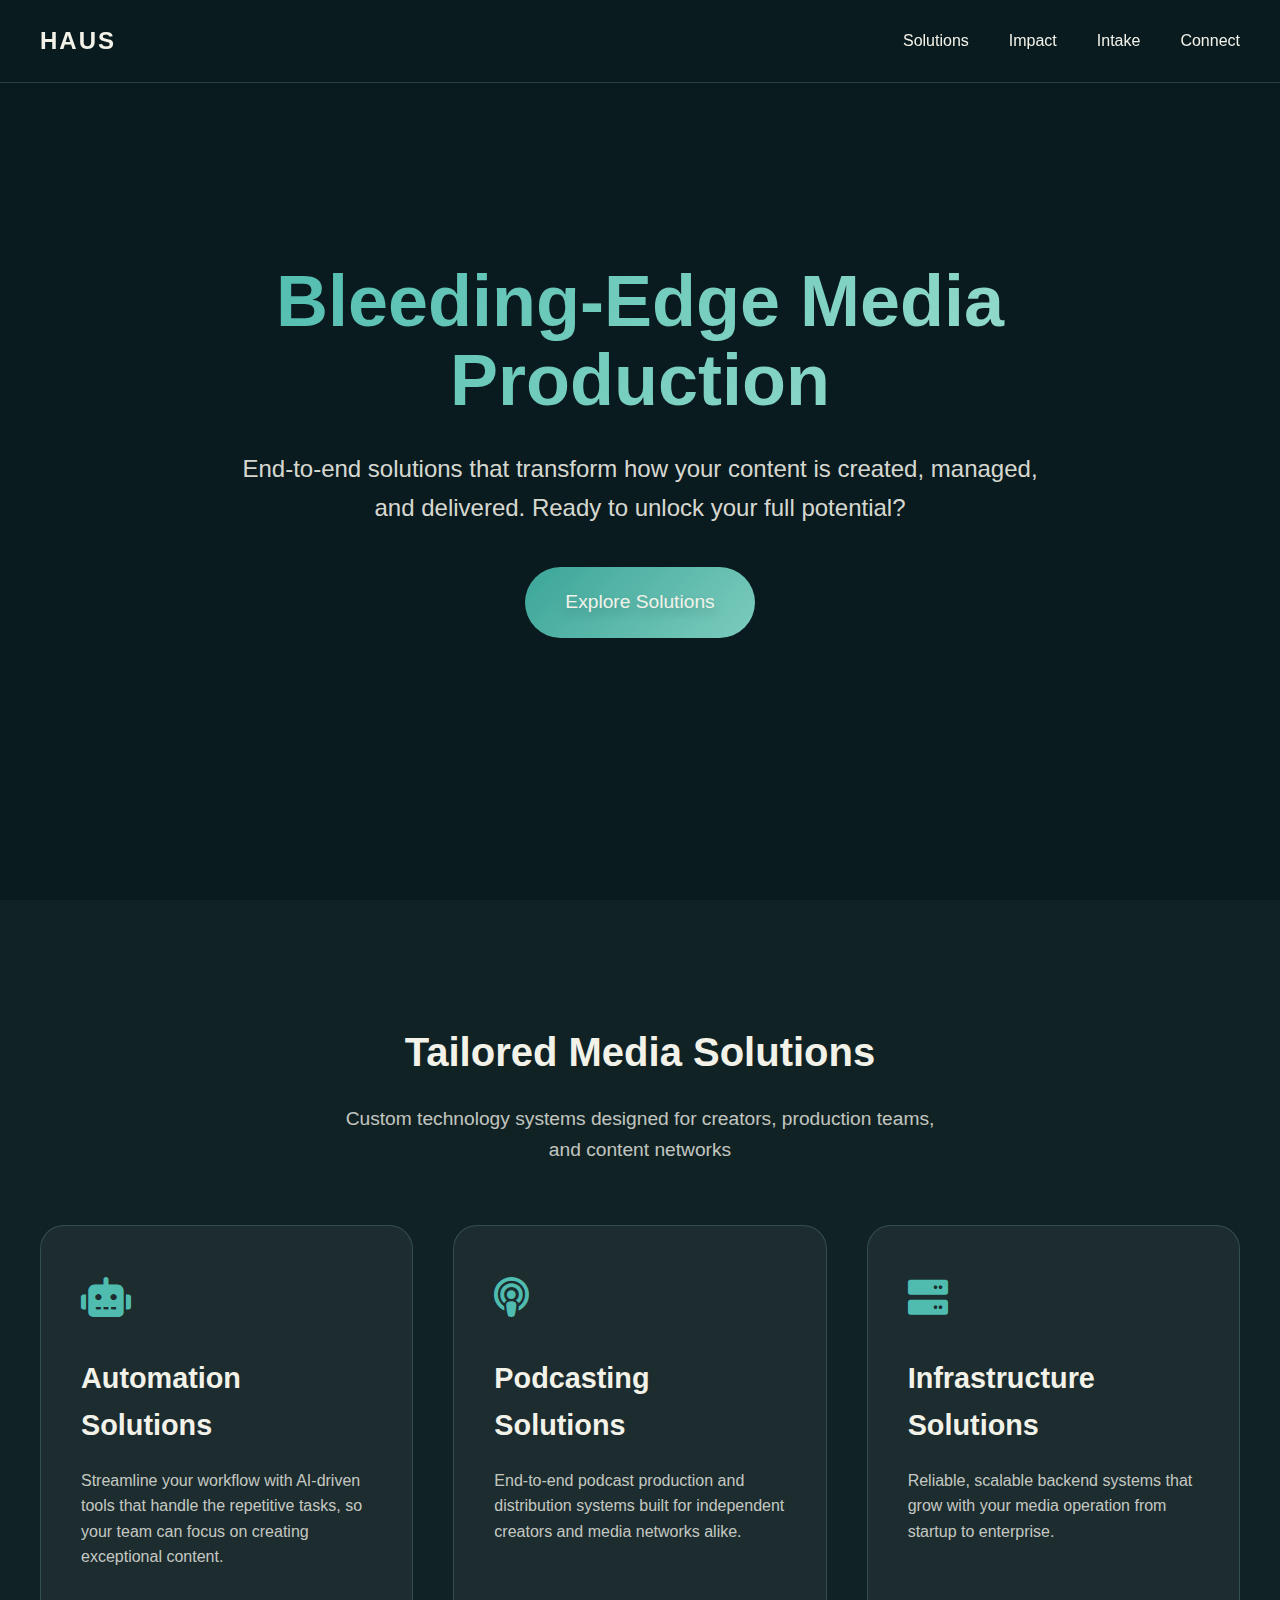
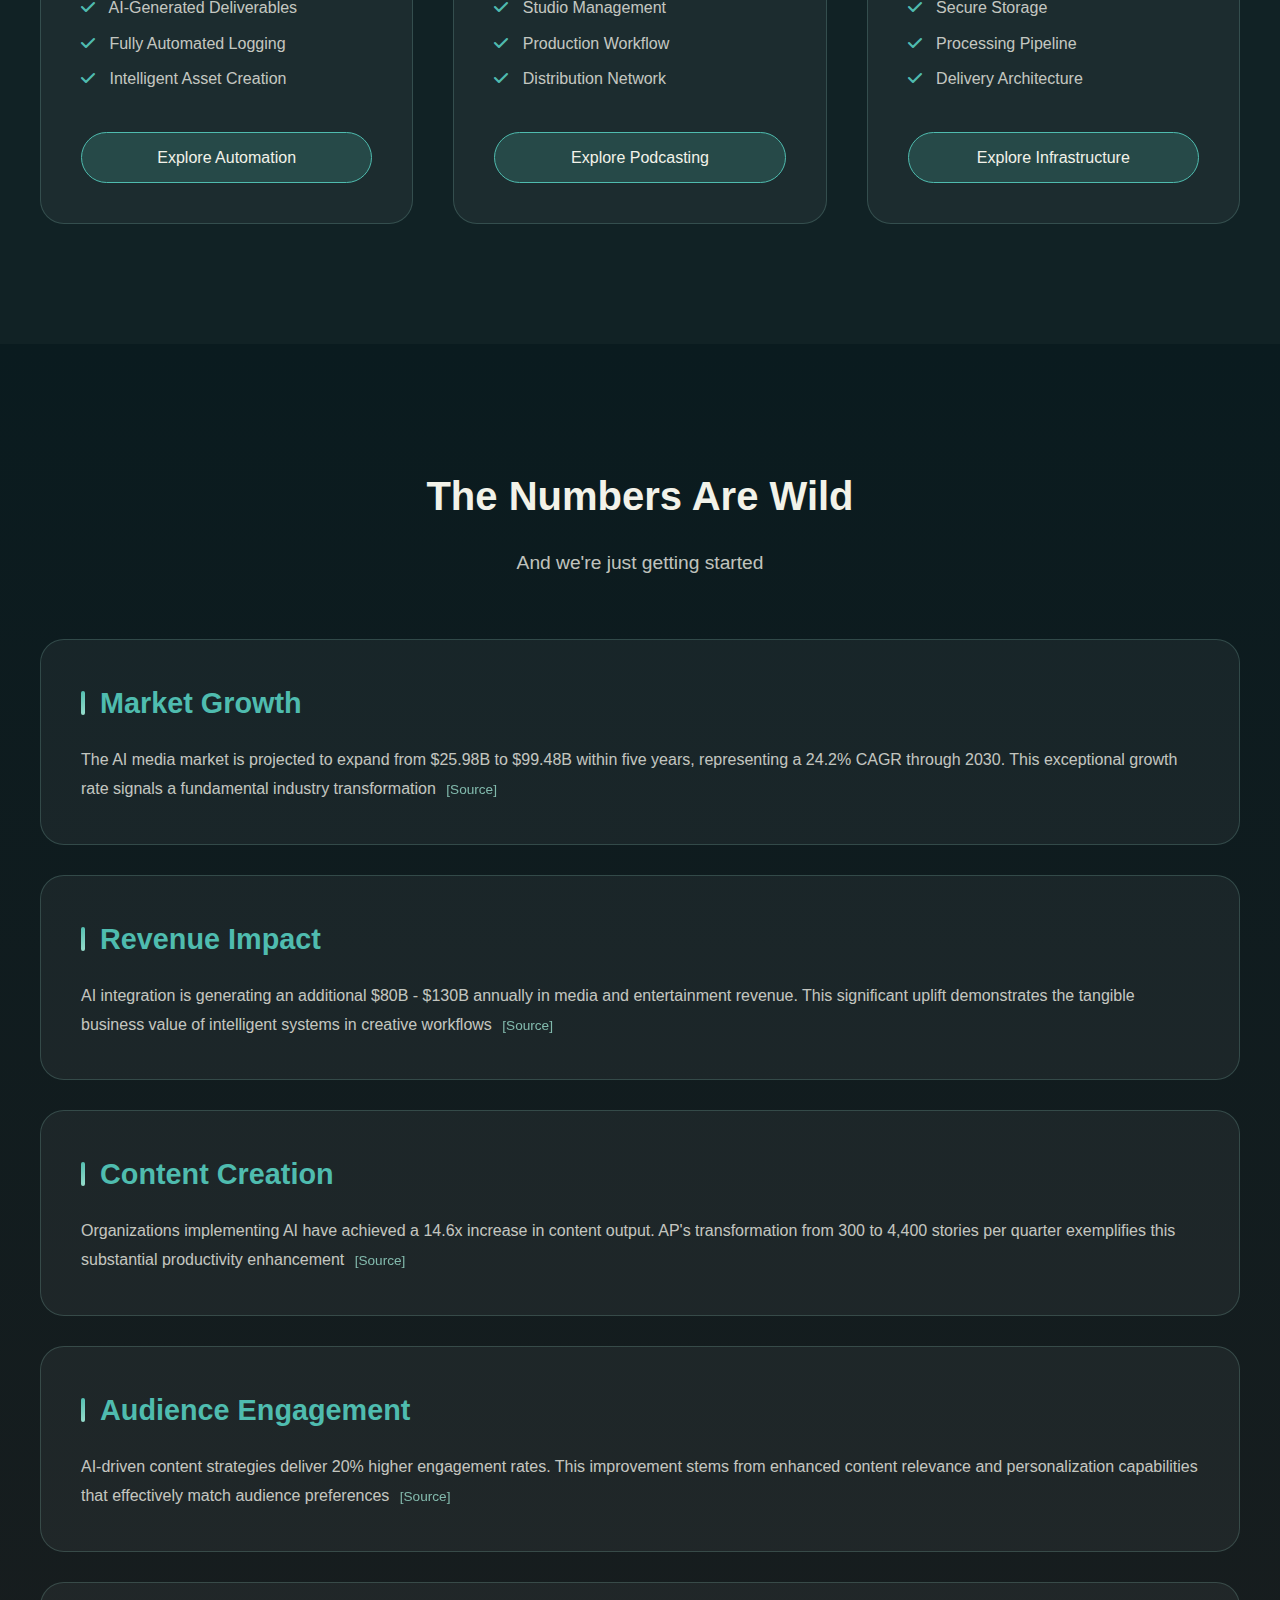
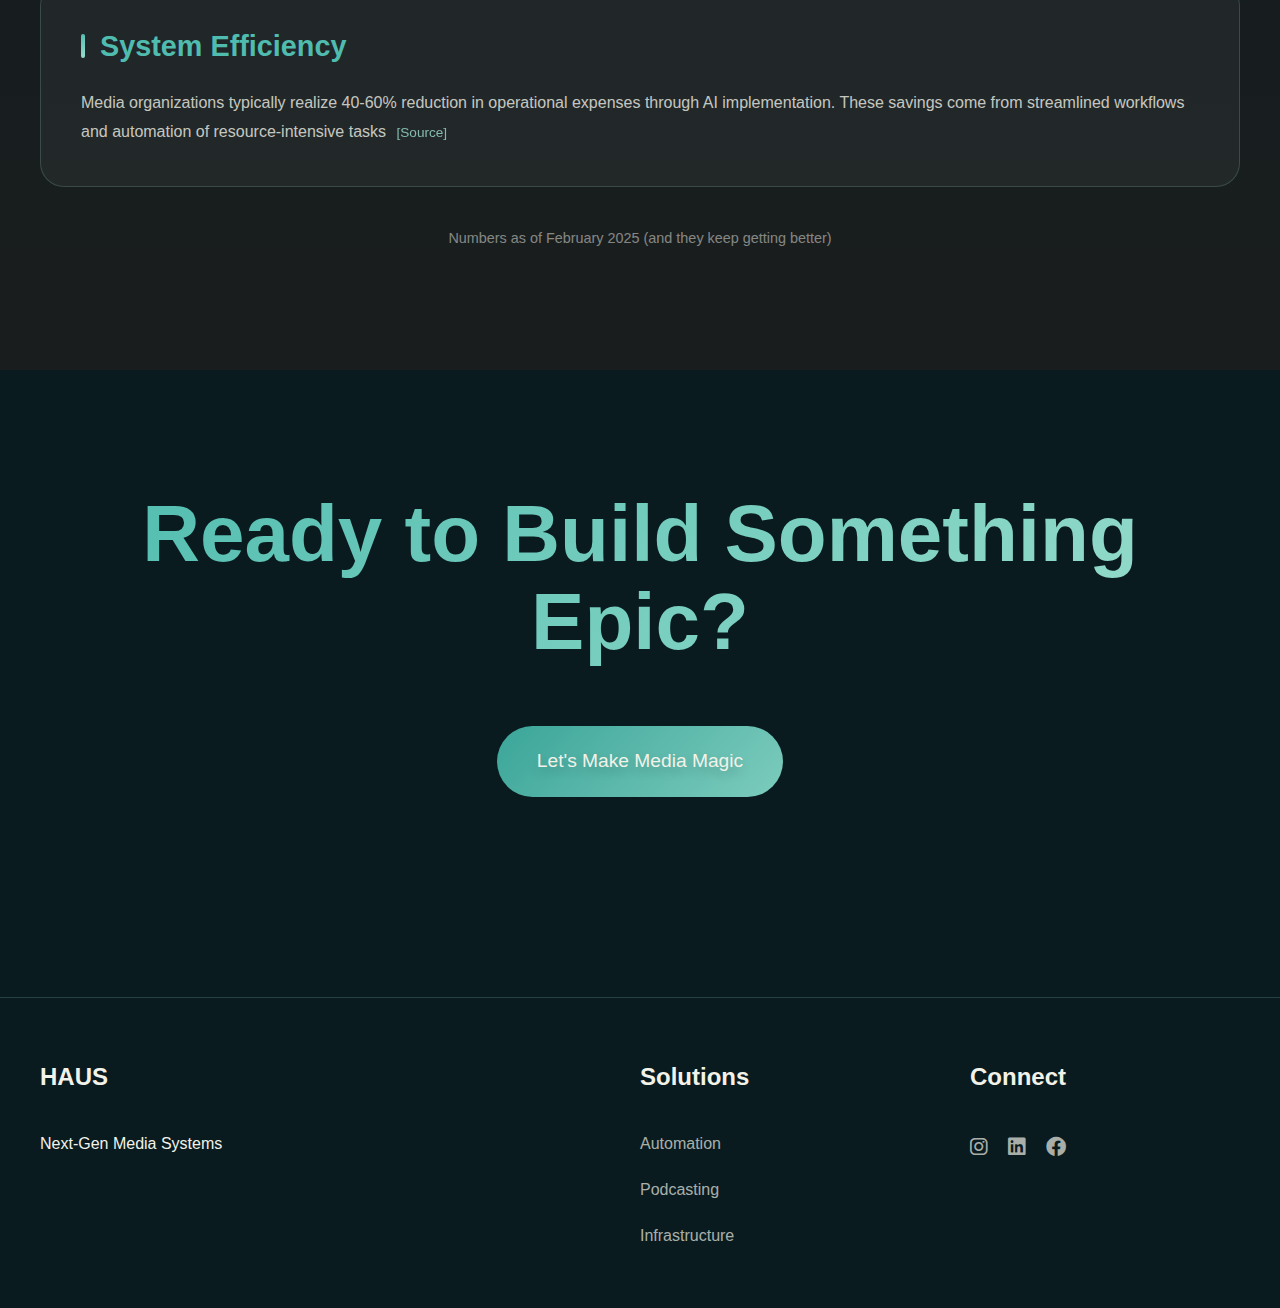
<file: index.html>
<!DOCTYPE html>
<html lang="en">
<head>
    <meta charset="UTF-8">
    <meta name="viewport" content="width=device-width, initial-scale=1.0">
    <title>HAUS | Next-Gen Media Systems</title>
    <link href="https://cdnjs.cloudflare.com/ajax/libs/font-awesome/6.0.0/css/all.min.css" rel="stylesheet">
    <link rel="stylesheet" href="styles.css">
</head>
<body>
    <nav class="glass-nav">
        <a href="index.html" class="logo">HAUS</a>
        <div class="nav-links">
            <a href="#solutions">Solutions</a>
            <a href="#statistics">Impact</a>
            <a href="intake.html">Intake</a>
            <a href="#contact">Connect</a>
        </div>
    </nav>

    <header class="hero">
        <div class="hero-content">
            <h1>Bleeding-Edge Media Production</h1>
            <p>End-to-end solutions that transform how your content is created, managed, and delivered. Ready to unlock your full potential?</p>
            <a href="#solutions" class="engineer-button">Explore Solutions</a>
           
        </div>
    </header>

    <!-- Solutions Overview Section -->
    <section id="solutions" class="solutions-overview-section">
        <h2 class="section-title">Tailored Media Solutions</h2>
        <p class="section-subtitle">Custom technology systems designed for creators, production teams, and content networks</p>
        
        <div class="solutions-category-grid">
            <!-- Automation Solutions -->
            <div class="solution-category-card">
                <div class="category-icon"><i class="fas fa-robot"></i></div>
                <h3>Automation Solutions</h3>
                <p>Streamline your workflow with AI-driven tools that handle the repetitive tasks, so your team can focus on creating exceptional content.</p>
                <ul class="feature-list">
                    <li><i class="fas fa-check"></i> AI-Generated Deliverables</li>
                    <li><i class="fas fa-check"></i> Fully Automated Logging</li>
                    <li><i class="fas fa-check"></i> Intelligent Asset Creation</li>
                </ul>
                <a href="automation.html" class="solution-button">Explore Automation</a>
            </div>
            
            <!-- Podcasting Solutions -->
            <div class="solution-category-card">
                <div class="category-icon"><i class="fas fa-podcast"></i></div>
                <h3>Podcasting Solutions</h3>
                <p>End-to-end podcast production and distribution systems built for independent creators and media networks alike.</p>
                <ul class="feature-list">
                    <li><i class="fas fa-check"></i> Studio Management</li>
                    <li><i class="fas fa-check"></i> Production Workflow</li>
                    <li><i class="fas fa-check"></i> Distribution Network</li>
                </ul>
                <a href="podcasting.html" class="solution-button">Explore Podcasting</a>
            </div>
            
            <!-- Infrastructure Solutions -->
            <div class="solution-category-card">
                <div class="category-icon"><i class="fas fa-server"></i></div>
                <h3>Infrastructure Solutions</h3>
                <p>Reliable, scalable backend systems that grow with your media operation from startup to enterprise.</p>
                <ul class="feature-list">
                    <li><i class="fas fa-check"></i> Secure Storage</li>
                    <li><i class="fas fa-check"></i> Processing Pipeline</li>
                    <li><i class="fas fa-check"></i> Delivery Architecture</li>
                </ul>
                <a href="infrastructure.html" class="solution-button">Explore Infrastructure</a>
            </div>
        </div>
    </section>

   

   
        
    

    <section id="statistics" class="statistics-section">
        <h2 class="section-title">The Numbers Are Wild</h2>
        <p class="section-subtitle">And we're just getting started</p>
        
        <div class="statistic">
            <h3>Market Growth</h3>
            <p>The AI media market is projected to expand from $25.98B to $99.48B within five years, representing a 24.2% CAGR through 2030. This exceptional growth rate signals a fundamental industry transformation <a href="https://www.grandviewresearch.com/industry-analysis/artificial-intelligence-ai-media-entertainment-market-report" target="_blank">[Source]</a></p>
        </div>
        
        <div class="statistic">
            <h3>Revenue Impact</h3>
            <p>AI integration is generating an additional $80B - $130B annually in media and entertainment revenue. This significant uplift demonstrates the tangible business value of intelligent systems in creative workflows <a href="https://amt-lab.org/blog/2024/9/a-new-era-of-ai-in-the-entertainment-industry" target="_blank">[Source]</a></p>
        </div>
        
        <div class="statistic">
            <h3>Content Creation</h3>
            <p>Organizations implementing AI have achieved a 14.6x increase in content output. AP's transformation from 300 to 4,400 stories per quarter exemplifies this substantial productivity enhancement <a href="https://www.grandviewresearch.com/industry-analysis/artificial-intelligence-ai-media-entertainment-market-report" target="_blank">[Source]</a></p>
        </div>
        
        <div class="statistic">
            <h3>Audience Engagement</h3>
            <p>AI-driven content strategies deliver 20% higher engagement rates. This improvement stems from enhanced content relevance and personalization capabilities that effectively match audience preferences <a href="https://artsmart.ai/blog/ai-in-media-and-entertainment-statistics" target="_blank">[Source]</a></p>
        </div>
        
        <div class="statistic">
            <h3>System Efficiency</h3>
            <p>Media organizations typically realize 40-60% reduction in operational expenses through AI implementation. These savings come from streamlined workflows and automation of resource-intensive tasks <a href="https://www.spicymango.co.uk/resources/insights/optimising-media-logistics-ai" target="_blank">[Source]</a></p>
        </div>
        
        <p class="note">Numbers as of February 2025 (and they keep getting better)</p>
    </section>

<section id="contact" class="transform-section">
    <h2 class="transform-title">Ready to Build Something Epic?</h2>
    <div class="transform-cta">
        <a href="intake.html" class="engineer-button">Let's Make Media Magic</a>
    </div>
</section>

<footer>
    <div class="footer-content">
        <div class="footer-col">
            <h3>HAUS</h3>
            <p>Next-Gen Media Systems</p>
        </div>
        <div class="footer-col">
            <h3>Solutions</h3>
            <a href="automation.html">Automation</a>
            <a href="podcasting.html">Podcasting</a>
            <a href="infrastructure.html">Infrastructure</a>
        </div>
        <div class="footer-col">
            <h3>Connect</h3>
            <div class="social-links">
                <a href="https://www.instagram.com/hausmediasystems/" target="_blank" class="social-icon"><i class="fab fa-instagram"></i></a>
                <a href="https://www.linkedin.com/company/haus-media-systems-llc/" target="_blank" class="social-icon"><i class="fab fa-linkedin"></i></a>
                <a href="https://www.facebook.com/profile.php?id=61571434037716" target="_blank" class="social-icon"><i class="fab fa-facebook"></i></a>
            </div>
        </div>
    </div>
</footer>
</body>
</html>
</file>
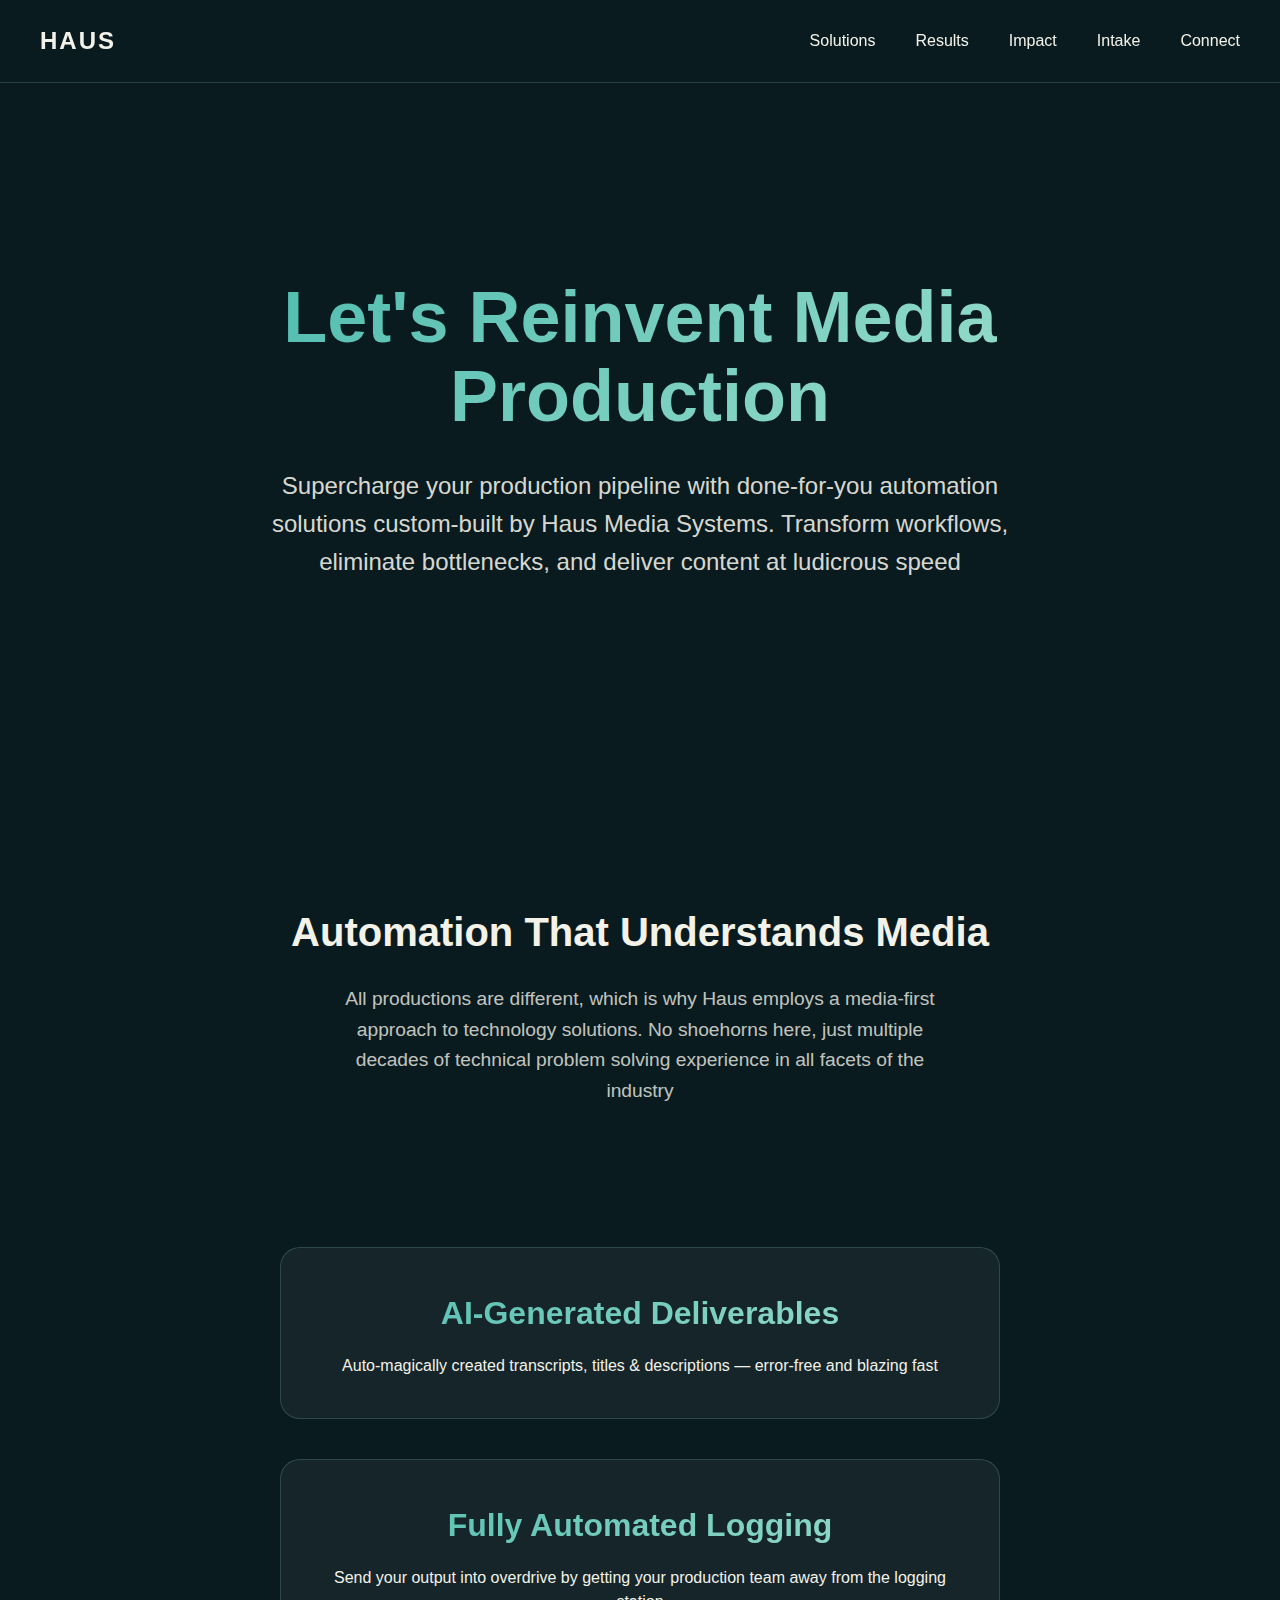
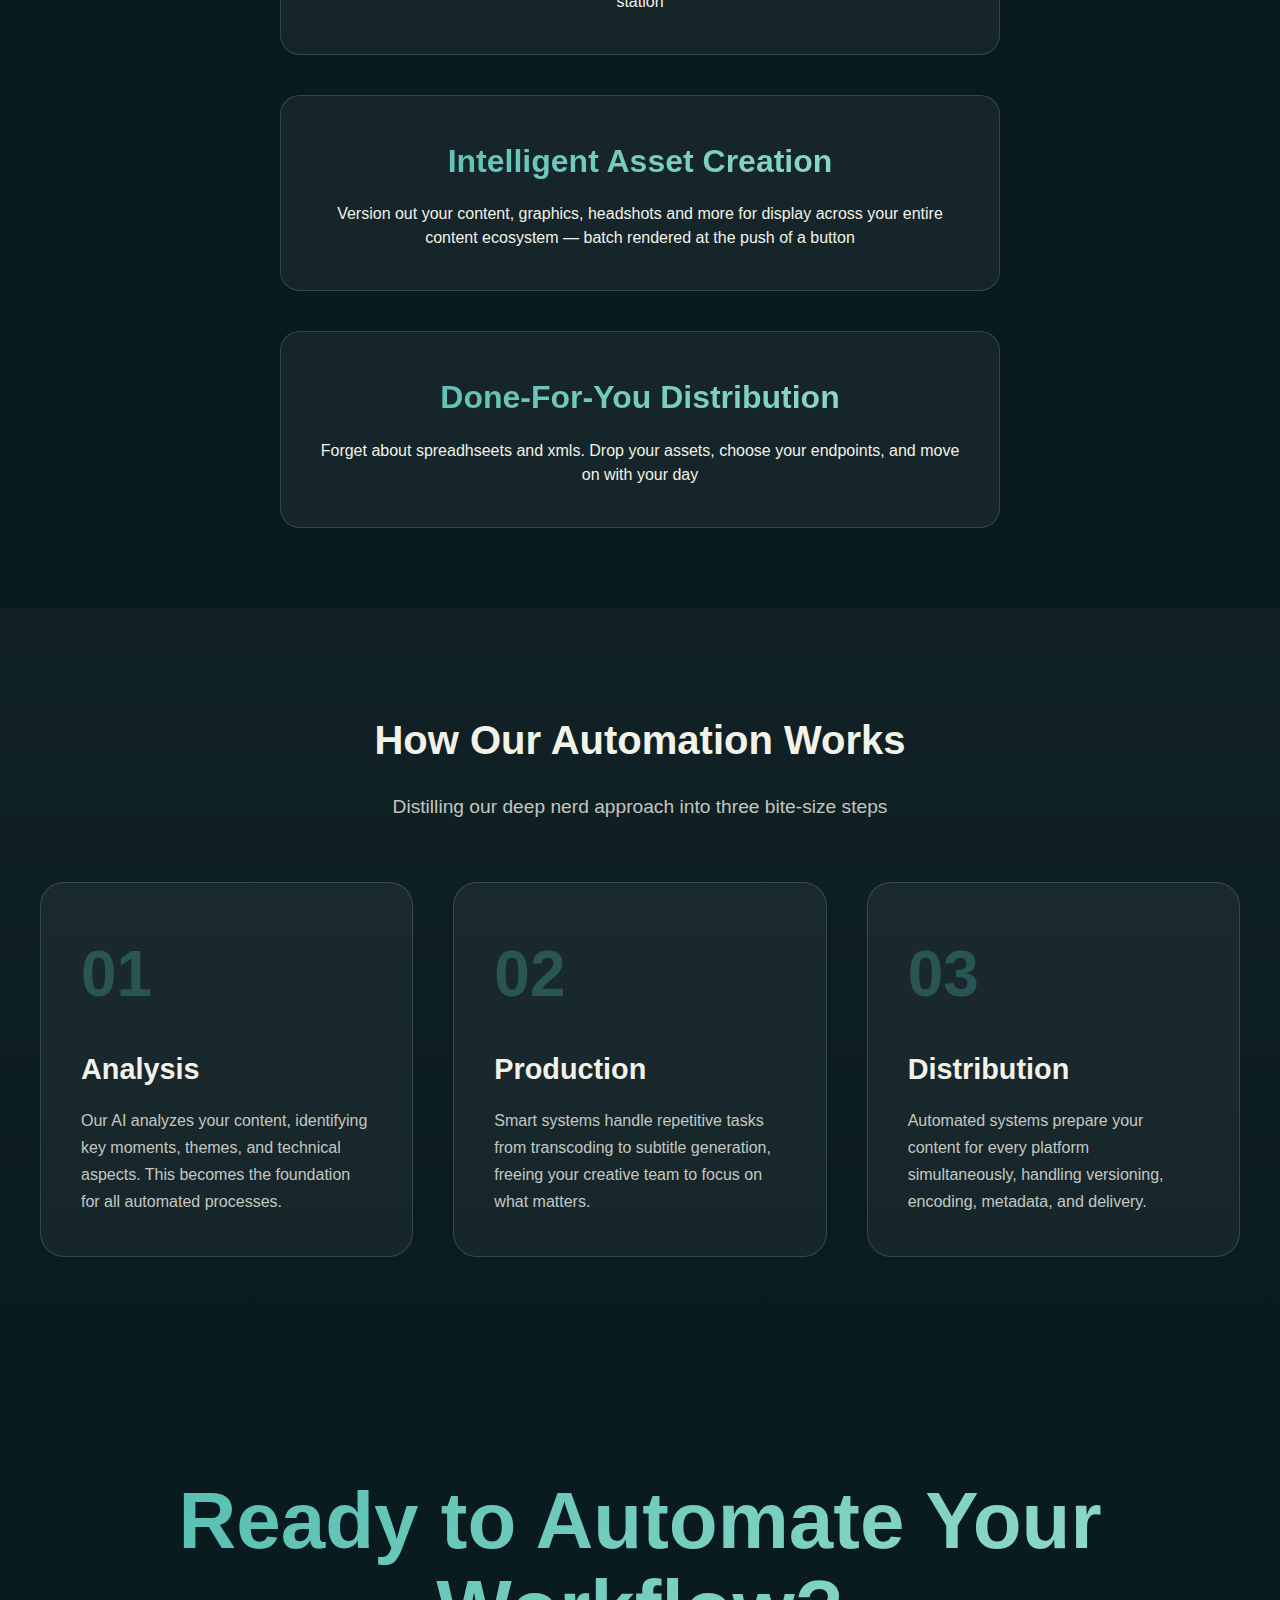
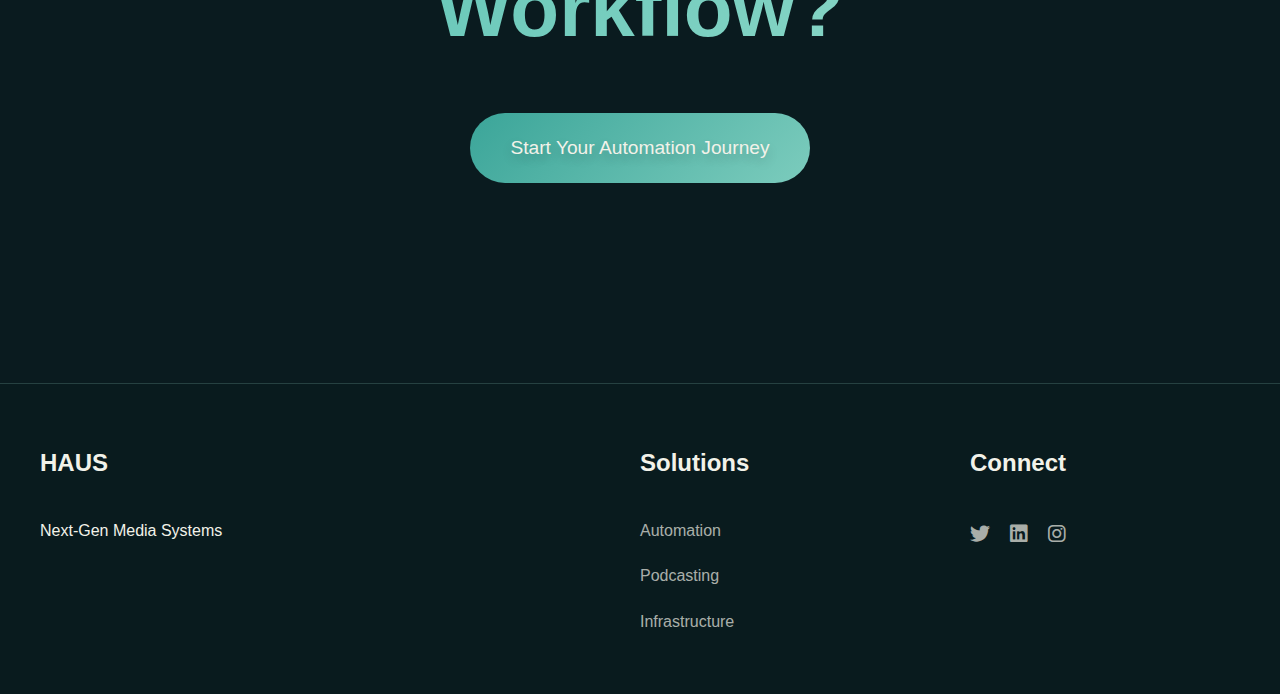
<file: automation.html>
<!DOCTYPE html>
<html lang="en">
<head>
    <meta charset="UTF-8">
    <meta name="viewport" content="width=device-width, initial-scale=1.0">
    <title>Automation Solutions | HAUS Media Systems</title>
    <link href="https://cdnjs.cloudflare.com/ajax/libs/font-awesome/6.0.0/css/all.min.css" rel="stylesheet">
    <link rel="stylesheet" href="styles.css">
</head>
<body>
    <nav class="glass-nav">
        <a href="index.html" class="logo">HAUS</a>
        <div class="nav-links">
            <a href="index.html#solutions">Solutions</a>
            <a href="index.html#case-studies">Results</a>
            <a href="index.html#statistics">Impact</a>
            <a href="intake.html">Intake</a>
            <a href="index.html#contact">Connect</a>
        </div>
    </nav>

    <header class="hero">
        <div class="hero-content">
            <h1>Let's Reinvent Media Production</h1>
            <p>Supercharge your production pipeline with done-for-you automation solutions custom-built by Haus Media Systems. Transform workflows, eliminate bottlenecks, and deliver content at ludicrous speed</p>
        </div>
    </header>

    <section id="automation-details" class="automation-section">
        <h2 class="section-title">Automation That Understands Media</h2>
        <p class="section-subtitle">All productions are different, which is why Haus employs a media-first approach to technology solutions. No shoehorns here, just multiple decades of technical problem solving experience in all facets of the industry</p>

       <div class="stats-grid">
    <div class="stat-card">
        <div class="stat-number">AI-Generated Deliverables</div>
        <div class="stat-label">Auto-magically created transcripts, titles & descriptions —
        error-free and blazing fast</div>
    </div>
    <div class="stat-card">
        <div class="stat-number">Fully Automated Logging</div>
        <div class="stat-label">Send your output into overdrive
        by getting your production team away from the logging station</div>
    </div>
    <div class="stat-card">
        <div class="stat-number">Intelligent Asset Creation</div>
        <div class="stat-label">Version out your content, graphics, headshots and more for display across your entire content ecosystem —
        batch rendered at the push of a button</div>
    </div>
    <div class="stat-card">
        <div class="stat-number">Done-For-You Distribution</div>
        <div class="stat-label">Forget about spreadhseets and xmls. Drop your assets, choose your endpoints, and move on with your day</div>
    </div>
</div>
    </section>

    <section id="automation-workflow" class="workflow-section">
        <h2 class="section-title">How Our Automation Works</h2>
        <p class="section-subtitle">Distilling our deep nerd approach into three bite-size steps</p>
        
        <div class="workflow-grid">
            <div class="workflow-card">
                <div class="workflow-number">01</div>
                <h3>Analysis</h3>
                <p>Our AI analyzes your content, identifying key moments, themes, and technical aspects. This becomes the foundation for all automated processes.</p>
            </div>
            
            <div class="workflow-card">
                <div class="workflow-number">02</div>
                <h3>Production</h3>
                <p>Smart systems handle repetitive tasks from transcoding to subtitle generation, freeing your creative team to focus on what matters.</p>
            </div>
            
            <div class="workflow-card">
                <div class="workflow-number">03</div>
                <h3>Distribution</h3>
                <p>Automated systems prepare your content for every platform simultaneously, handling versioning, encoding, metadata, and delivery.</p>
            </div>
        </div>
    </section>



   <section class="transform-section">
    <h2 class="transform-title">Ready to Automate Your Workflow?</h2>
    <div class="transform-cta">
        <a href="intake.html" class="engineer-button">Start Your Automation Journey</a>
    </div>
</section>

  <footer>
    <div class="footer-content">
        <div class="footer-col">
            <h3>HAUS</h3>
            <p>Next-Gen Media Systems</p>
        </div>
        <div class="footer-col">
            <h3>Solutions</h3>
            <a href="automation.html">Automation</a>
            <a href="podcasting.html">Podcasting</a>
            <a href="infrastructure.html">Infrastructure</a>
        </div>
        <div class="footer-col">
            <h3>Connect</h3>
            <div class="social-links">
                <a href="#" class="social-icon"><i class="fab fa-twitter"></i></a>
                <a href="#" class="social-icon"><i class="fab fa-linkedin"></i></a>
                <a href="#" class="social-icon"><i class="fab fa-instagram"></i></a>
            </div>
        </div>
    </div>
</footer>
</file>
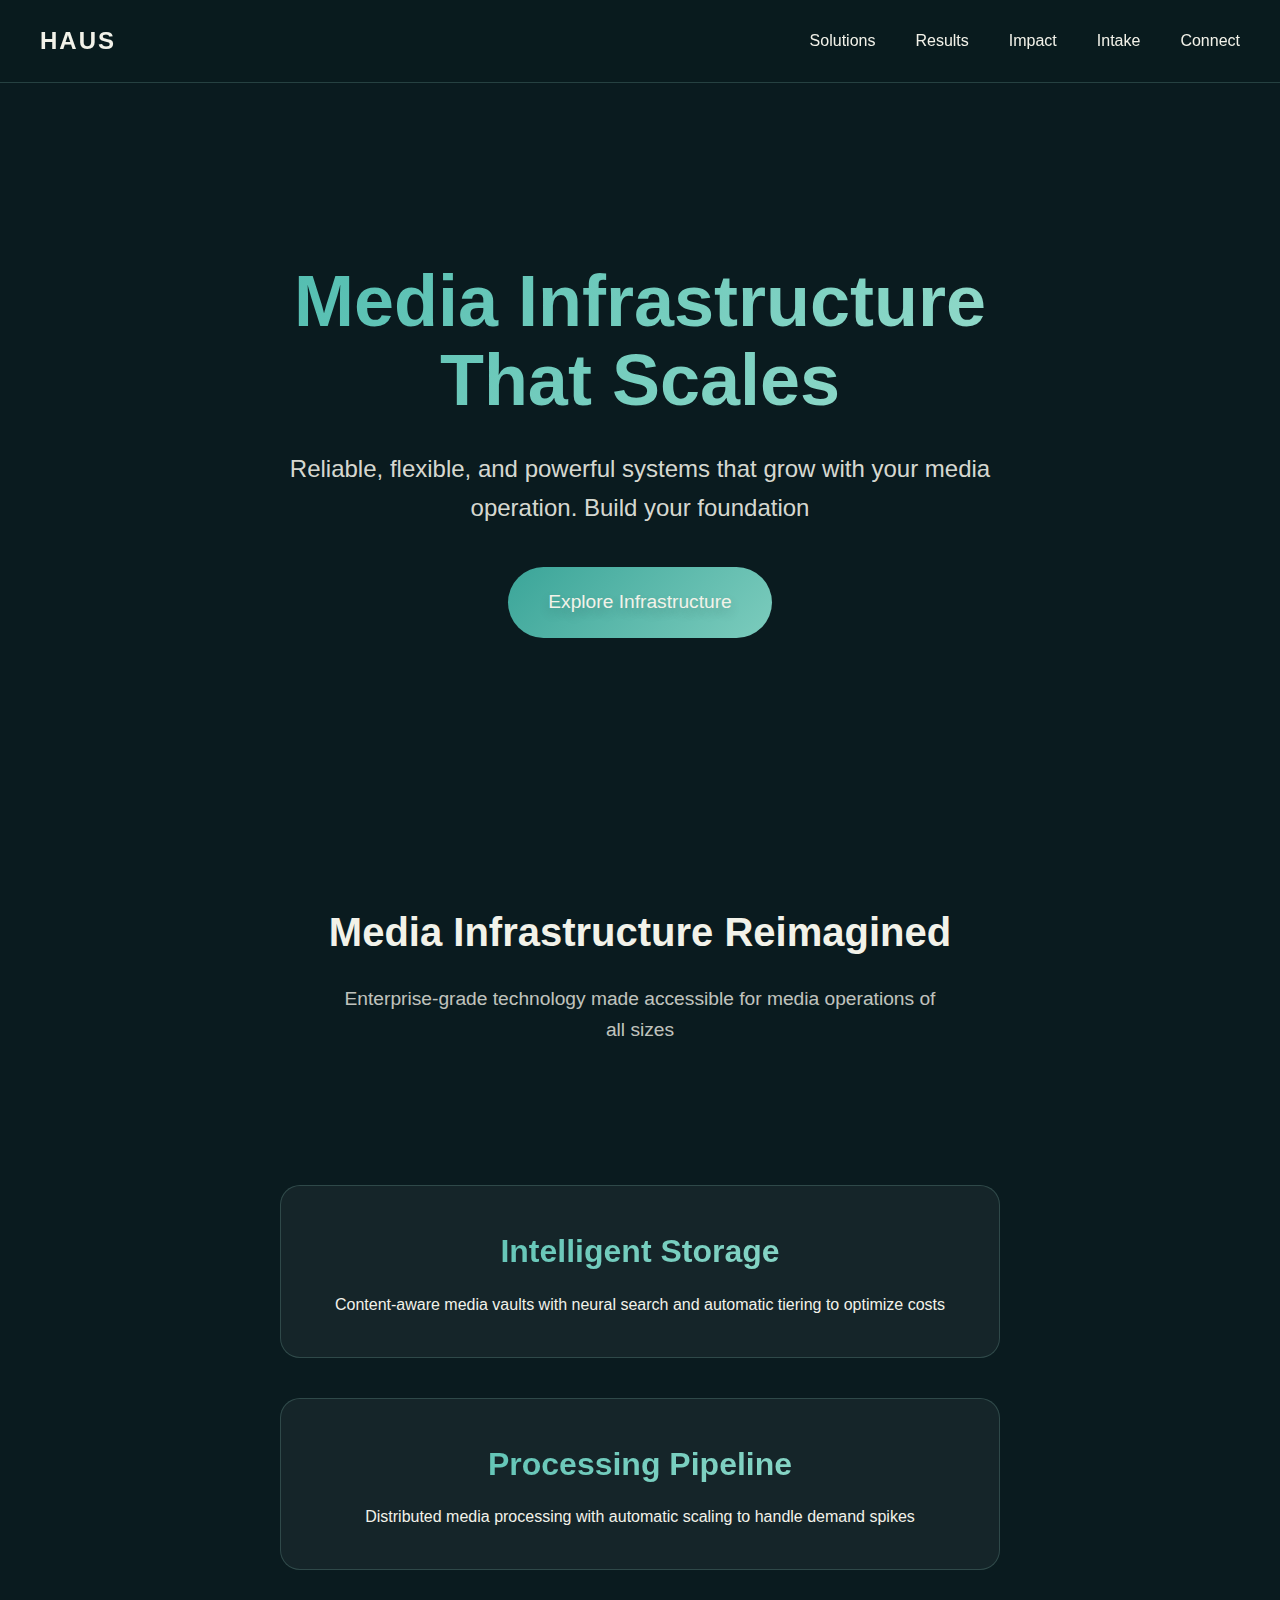
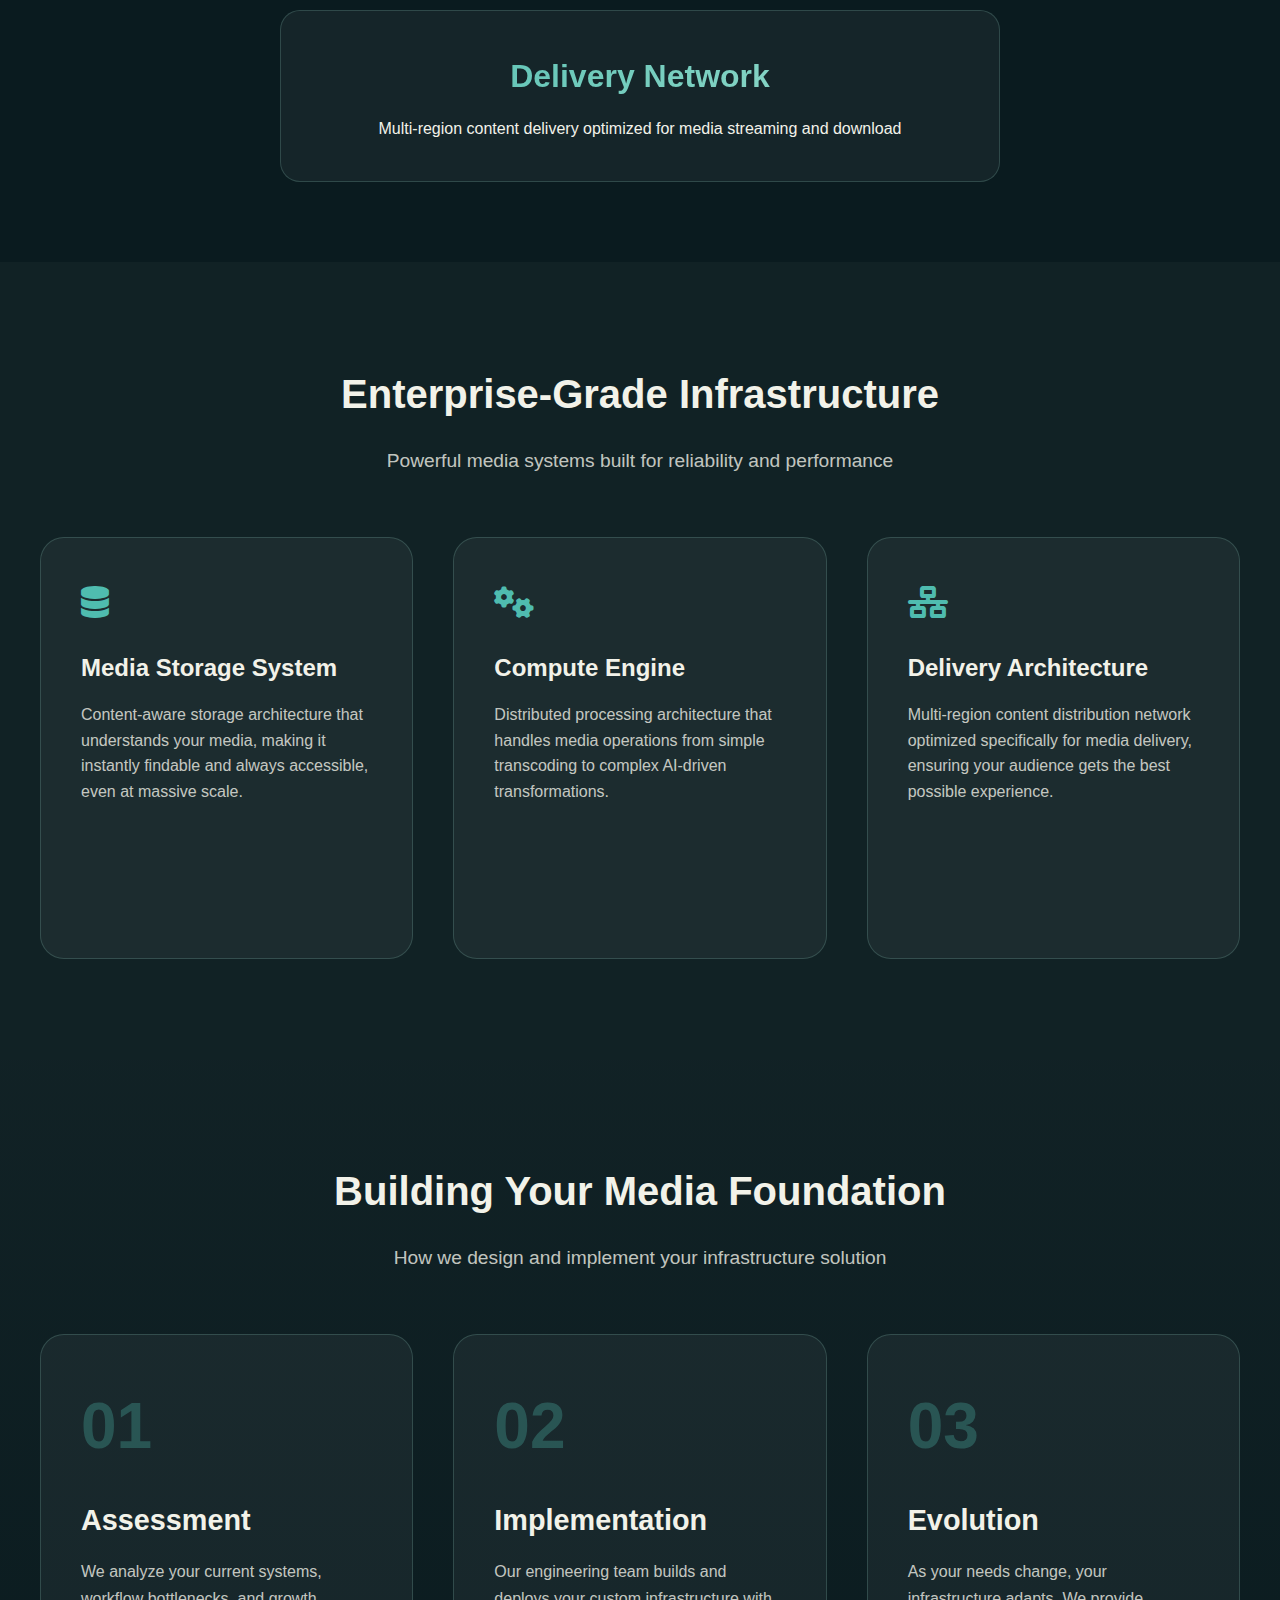
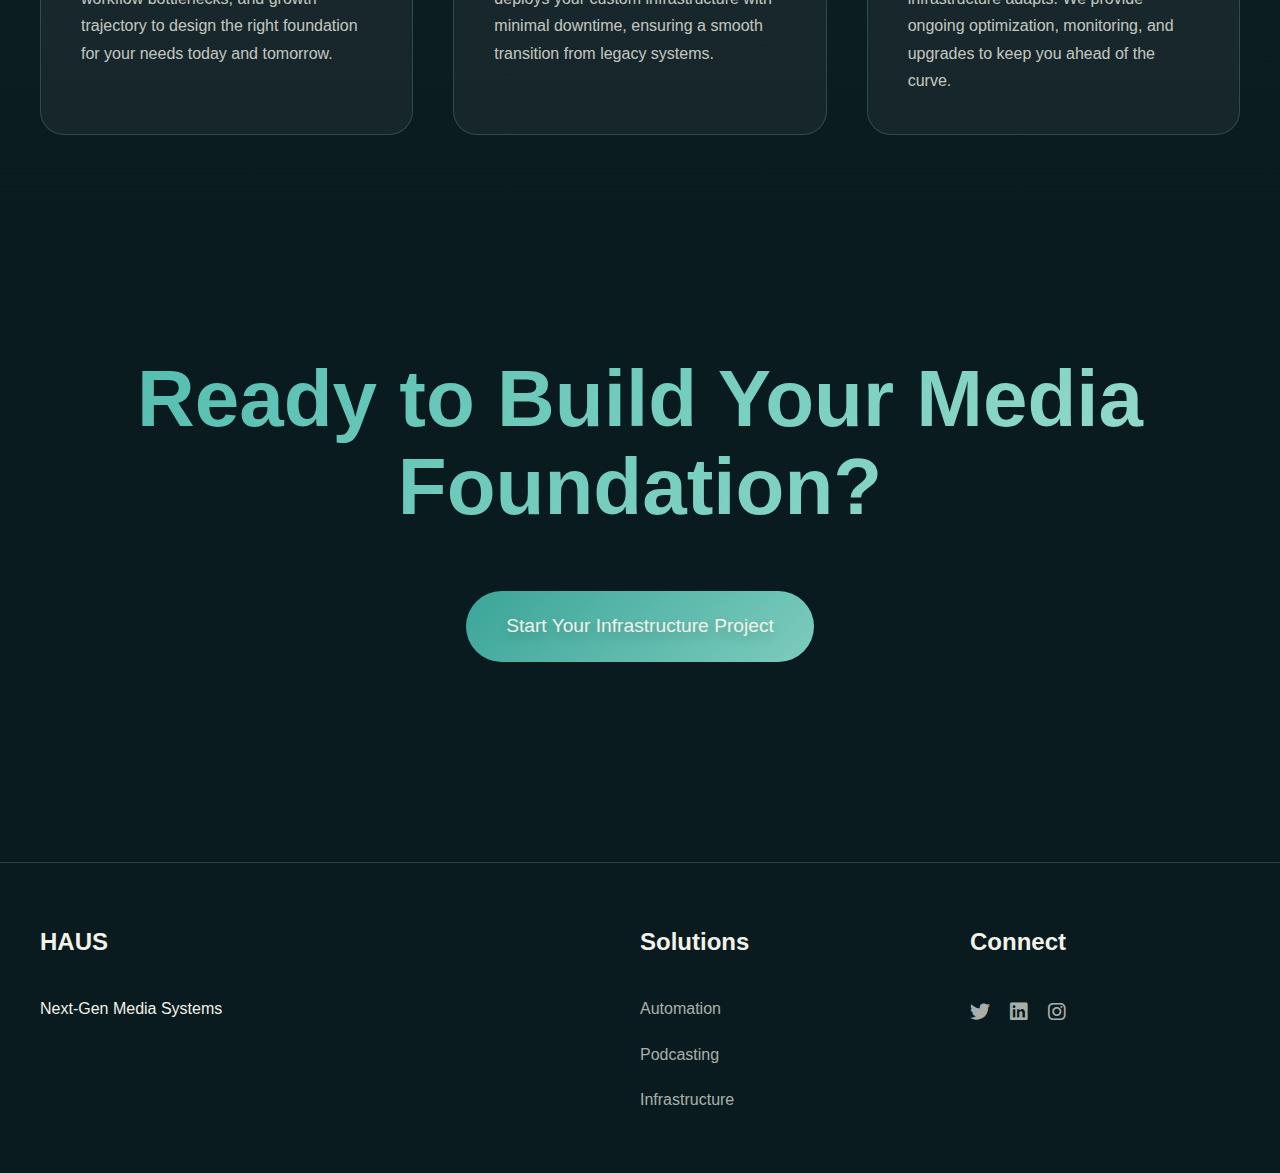
<file: infrastructure.html>
<!DOCTYPE html>
<html lang="en">
<head>
    <meta charset="UTF-8">
    <meta name="viewport" content="width=device-width, initial-scale=1.0">
    <title>Infrastructure Solutions | HAUS Media Systems</title>
    <link href="https://cdnjs.cloudflare.com/ajax/libs/font-awesome/6.0.0/css/all.min.css" rel="stylesheet">
    <link rel="stylesheet" href="styles.css">
</head>
<body>
    <nav class="glass-nav">
        <a href="index.html" class="logo">HAUS</a>
        <div class="nav-links">
            <a href="index.html#solutions">Solutions</a>
            <a href="index.html#case-studies">Results</a>
            <a href="index.html#statistics">Impact</a>
            <a href="intake.html">Intake</a>
            <a href="index.html#contact">Connect</a>
        </div>
    </nav>

    <header class="hero">
        <div class="hero-content">
            <h1>Media Infrastructure That Scales</h1>
            <p>Reliable, flexible, and powerful systems that grow with your media operation. Build your foundation</p>
            <a href="#infrastructure-details" class="engineer-button">Explore Infrastructure</a>
            
        </div>
    </header>

    <section id="infrastructure-details" class="automation-section">
        <h2 class="section-title">Media Infrastructure Reimagined</h2>
        <p class="section-subtitle">Enterprise-grade technology made accessible for media operations of all sizes</p>

        <div class="stats-grid">
            <div class="stat-card">
                <div class="stat-number">Intelligent Storage</div>
                <div class="stat-label">Content-aware media vaults with neural search and automatic tiering to optimize costs</div>
            </div>
            <div class="stat-card">
                <div class="stat-number">Processing Pipeline</div>
                <div class="stat-label">Distributed media processing with automatic scaling to handle demand spikes</div>
            </div>
            <div class="stat-card">
                <div class="stat-number">Delivery Network</div>
                <div class="stat-label">Multi-region content delivery optimized for media streaming and download</div>
            </div>
        </div>
    </section>

    <section id="solutions" class="solutions-section">
        <h2 class="section-title">Enterprise-Grade Infrastructure</h2>
        <p class="section-subtitle">Powerful media systems built for reliability and performance</p>
        
        <div class="solution-grid">
            <div class="solution-card">
                <div class="card-icon"><i class="fas fa-database"></i></div>
                <h3>Media Storage System</h3>
                <p>Content-aware storage architecture that understands your media, making it instantly findable and always accessible, even at massive scale.</p>
                <div class="card-hover">
                    <ul>
                        <li>Neural Search 🔍</li>
                        <li>Redundant Architecture 🔄</li>
                        <li>Cost-Optimized Tiering 💰</li>
                    </ul>
                </div>
            </div>
            
            <div class="solution-card">
                <div class="card-icon"><i class="fas fa-cogs"></i></div>
                <h3>Compute Engine</h3>
                <p>Distributed processing architecture that handles media operations from simple transcoding to complex AI-driven transformations.</p>
                <div class="card-hover">
                    <ul>
                        <li>Auto-Scaling Resources ⚡</li>
                        <li>Containerized Processing 📦</li>
                        <li>Redundant Design 🛡️</li>
                    </ul>
                </div>
            </div>
            
            <div class="solution-card">
                <div class="card-icon"><i class="fas fa-network-wired"></i></div>
                <h3>Delivery Architecture</h3>
                <p>Multi-region content distribution network optimized specifically for media delivery, ensuring your audience gets the best possible experience.</p>
                <div class="card-hover">
                    <ul>
                        <li>Global Edge Network 🌎</li>
                        <li>Adaptive Streaming 📱</li>
                        <li>Real-time Analytics 📊</li>
                    </ul>
                </div>
            </div>
        </div>
    </section>

    <section id="infrastructure-workflow" class="workflow-section">
        <h2 class="section-title">Building Your Media Foundation</h2>
        <p class="section-subtitle">How we design and implement your infrastructure solution</p>
        
        <div class="workflow-grid">
            <div class="workflow-card">
                <div class="workflow-number">01</div>
                <h3>Assessment</h3>
                <p>We analyze your current systems, workflow bottlenecks, and growth trajectory to design the right foundation for your needs today and tomorrow.</p>
            </div>
            
            <div class="workflow-card">
                <div class="workflow-number">02</div>
                <h3>Implementation</h3>
                <p>Our engineering team builds and deploys your custom infrastructure with minimal downtime, ensuring a smooth transition from legacy systems.</p>
            </div>
            
            <div class="workflow-card">
                <div class="workflow-number">03</div>
                <h3>Evolution</h3>
                <p>As your needs change, your infrastructure adapts. We provide ongoing optimization, monitoring, and upgrades to keep you ahead of the curve.</p>
            </div>
        </div>
    </section>

    <section id="cta" class="transform-section">
        <h2 class="transform-title">Ready to Build Your Media Foundation?</h2>
        <div class="transform-cta">
            <a href="intake.html" class="engineer-button">Start Your Infrastructure Project</a>
        </div>
    </section>

    <footer>
        <div class="footer-content">
            <div class="footer-col">
                <h3>HAUS</h3>
                <p>Next-Gen Media Systems</p>
            </div>
            <div class="footer-col">
                <h3>Solutions</h3>
                <a href="automation.html">Automation</a>
                <a href="podcasting.html">Podcasting</a>
                <a href="infrastructure.html">Infrastructure</a>
            </div>
            <div class="footer-col">
                <h3>Connect</h3>
                <div class="social-links">
                    <a href="#" class="social-icon"><i class="fab fa-twitter"></i></a>
                    <a href="#" class="social-icon"><i class="fab fa-linkedin"></i></a>
                    <a href="#" class="social-icon"><i class="fab fa-instagram"></i></a>
                </div>
            </div>
        </div>
    </footer>
</body>
</html>
</file>
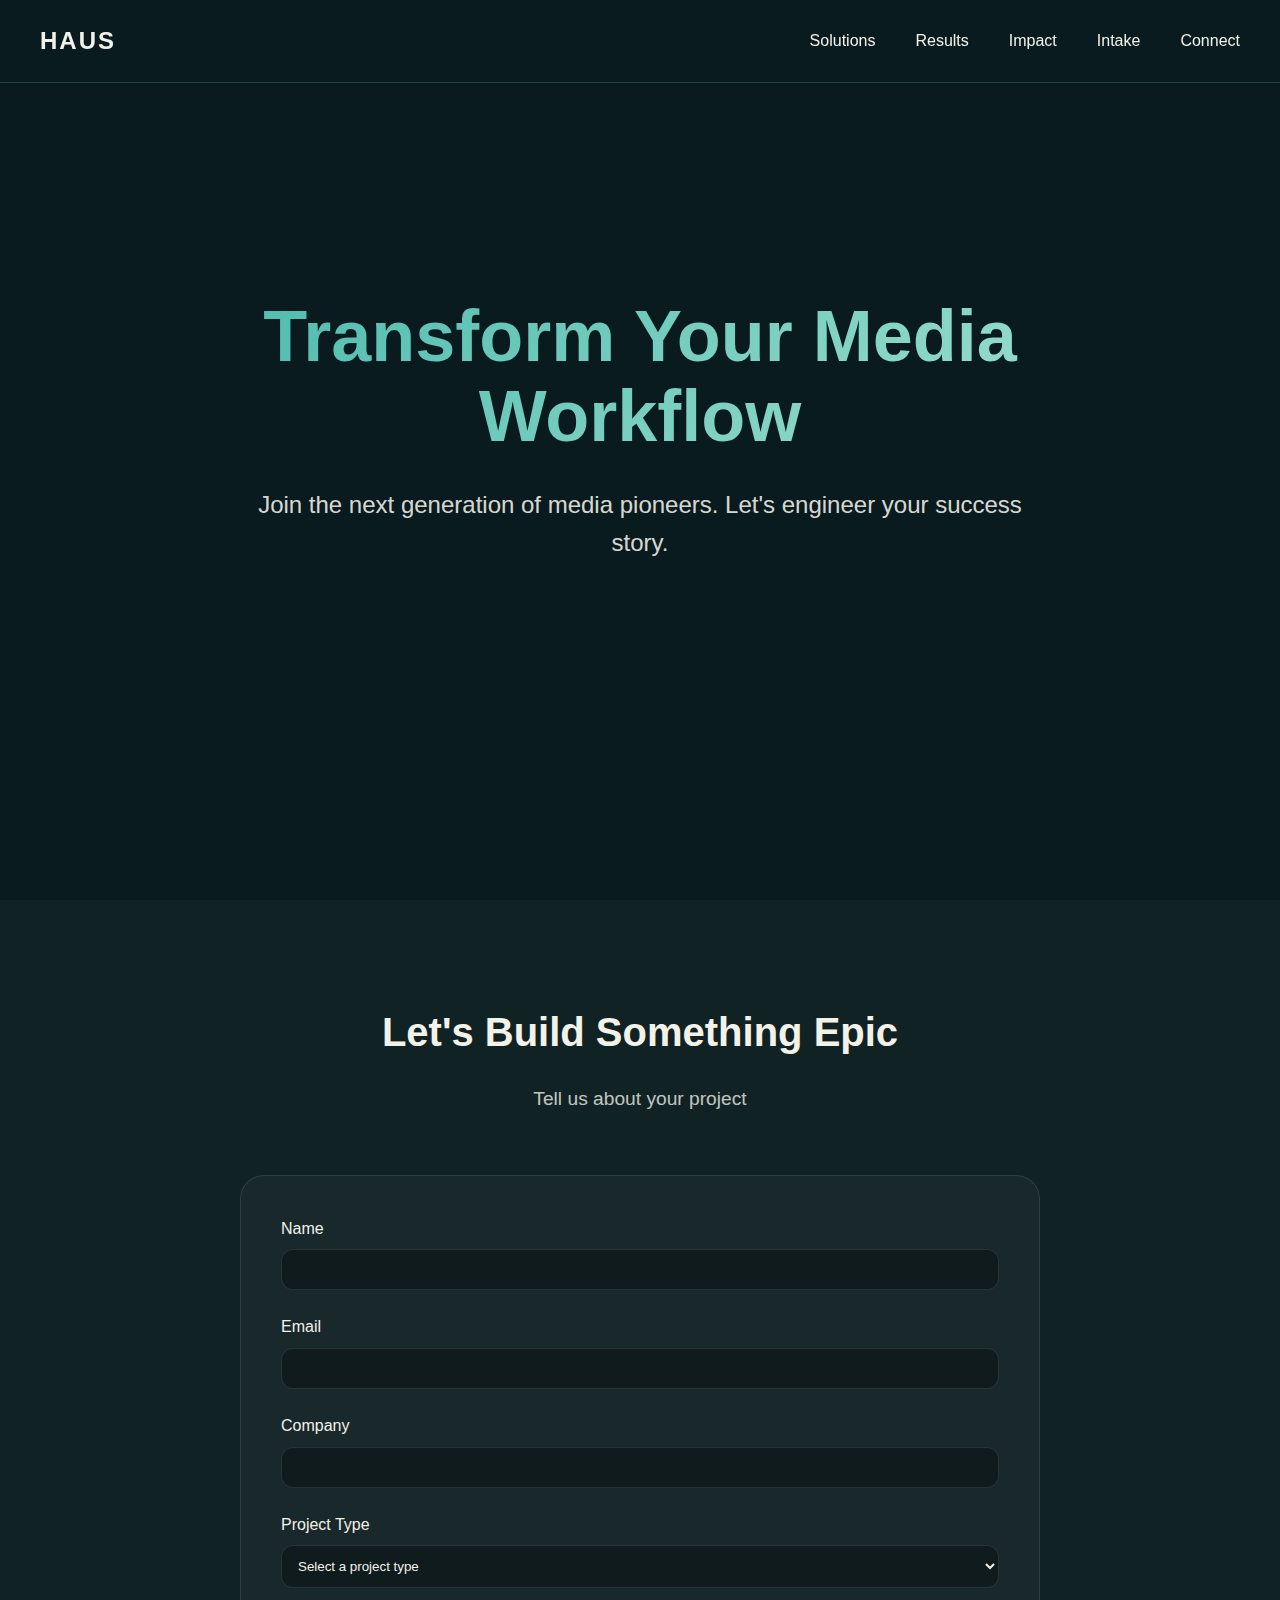
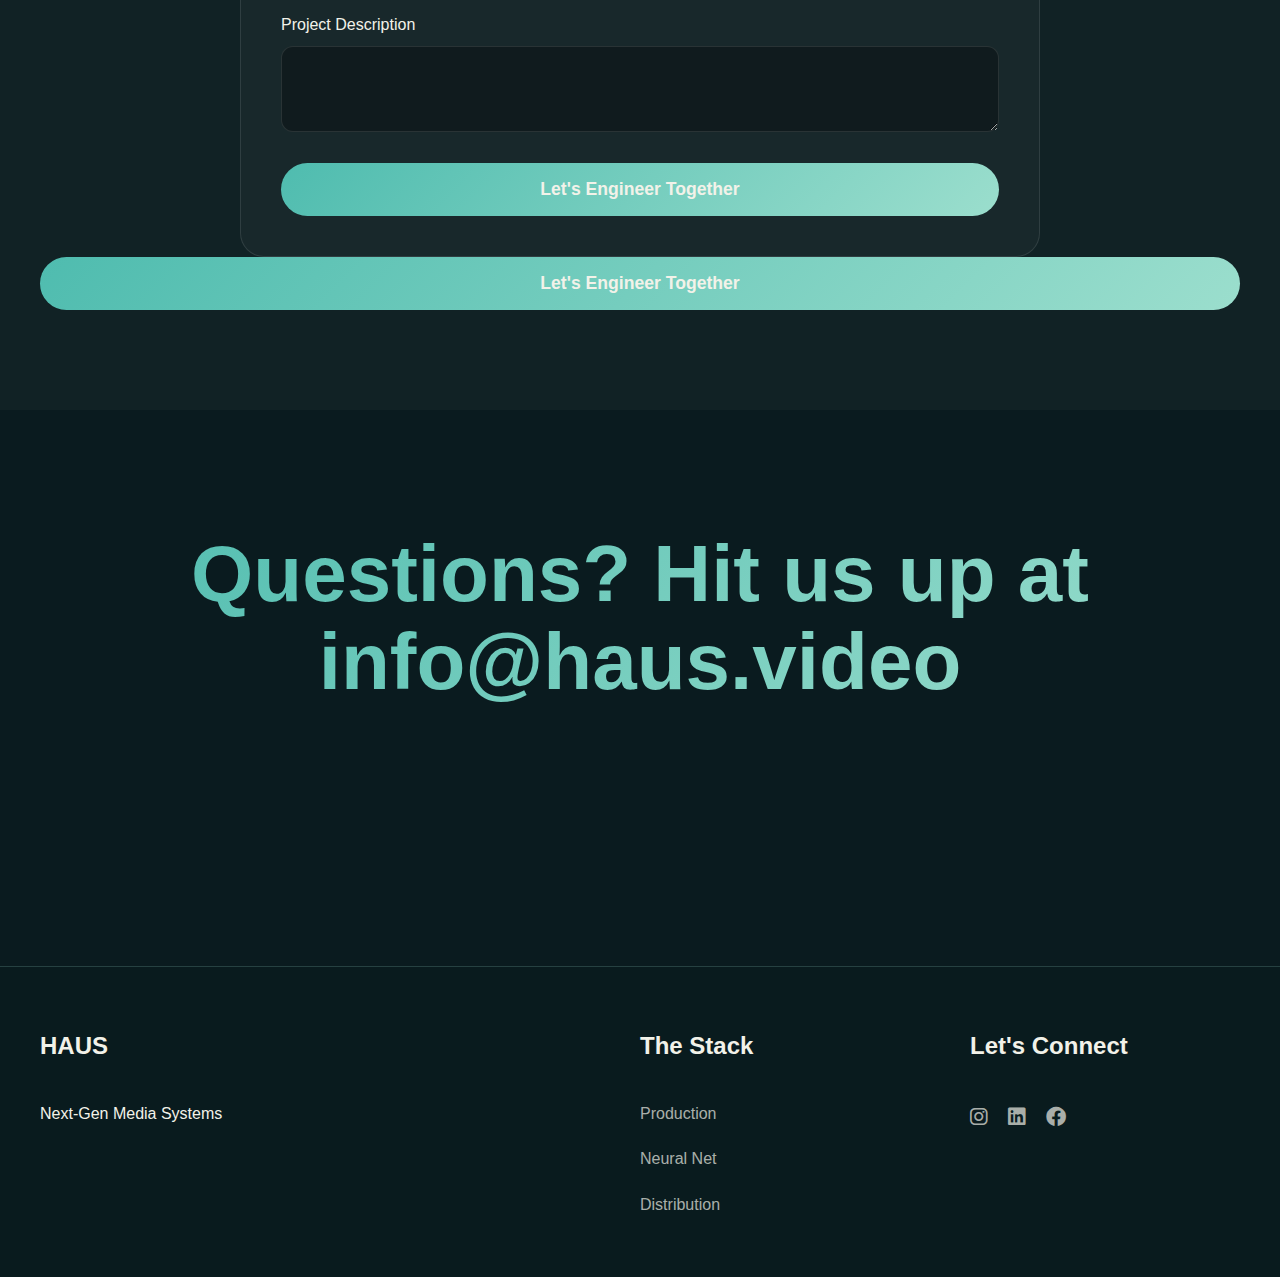
<file: intake.html>
<!DOCTYPE html>
<html lang="en">
<head>
    <meta charset="UTF-8">
    <meta name="viewport" content="width=device-width, initial-scale=1.0">
    <title>HAUS | Next-Gen Media Systems</title>
    <link href="https://cdnjs.cloudflare.com/ajax/libs/font-awesome/6.0.0/css/all.min.css" rel="stylesheet">
    <link rel="stylesheet" href="styles.css">
    <style>
        /* Additional styles for the intake form */
        .intake-form {
            background: rgba(255, 255, 255, 0.03);
            border: 1px solid rgba(255, 255, 255, 0.1);
            border-radius: 24px;
            padding: 40px;
            max-width: 800px;
            margin: 0 auto;
            transition: all 0.3s ease;
        }

        .intake-form:hover {
            border-color: var(--primary);
            background: rgba(255, 255, 255, 0.05);
        }

        .form-group {
            margin-bottom: 24px;
        }

        .form-group label {
            display: block;
            margin-bottom: 8px;
            color: var(--light);
            font-weight: 500;
        }

        .form-group input,
        .form-group select,
        .form-group textarea {
            width: 100%;
            padding: 12px;
            background: rgba(0, 0, 0, 0.3);
            border: 1px solid rgba(255, 255, 255, 0.1);
            border-radius: 12px;
            color: var(--light);
            font-family: var(--haus-font);
            transition: all 0.3s ease;
        }

        .form-group input:focus,
        .form-group select:focus,
        .form-group textarea:focus {
            outline: none;
            border-color: var(--primary);
            background: rgba(0, 0, 0, 0.5);
        }

        .submit-button {
            width: 100%;
            padding: 16px;
            background: var(--gradient-1);
            border: none;
            border-radius: 100px;
            color: var(--light);
            font-weight: 600;
            font-size: 1.1rem;
            cursor: pointer;
            transition: transform 0.3s ease;
        }

        .submit-button:hover {
            transform: translateY(-2px);
        }

        .success-message {
            display: none;
            background: rgba(0, 255, 0, 0.1);
            border: 1px solid rgba(0, 255, 0, 0.3);
            padding: 20px;
            border-radius: 12px;
            text-align: center;
            margin-top: 20px;
        }

        .success-message.visible {
            display: block;
        }
    </style>
</head>
<body>
    <nav class="glass-nav">
        <a href="index.html" class="logo">HAUS</a>
        <div class="nav-links">
            <a href="index.html#solutions">Solutions</a>
            <a href="index.html#case-studies">Results</a>
            <a href="index.html#statistics">Impact</a>
            <a href="intake.html">Intake</a>
            <a href="index.html#contact">Connect</a>
        </div>
    </nav>

    <header class="hero">
        <div class="hero-content">
            <h1>Transform Your Media Workflow</h1>
            <p>Join the next generation of media pioneers. Let's engineer your success story.</p>
        </div>
    </header>
    <section class="solutions-section">
        <h2 class="section-title">Let's Build Something Epic</h2>
        <p class="section-subtitle">Tell us about your project</p>
        
        <div class="intake-form">
    <form id="projectForm" action="https://formspree.io/f/mzzdlqaa" method="POST">
        <input type="hidden" name="_subject" value="New Project Inquiry from HAUS Website">
        
        <div class="form-group">
            <label for="name">Name</label>
            <input type="text" id="name" name="name" required>
        </div>
        
        <div class="form-group">
            <label for="email">Email</label>
            <input type="email" id="email" name="email" required>
        </div>
        
        <div class="form-group">
            <label for="company">Company</label>
            <input type="text" id="company" name="company" required>
        </div>
        
        <div class="form-group">
            <label for="projectType">Project Type</label>
            <select id="projectType" name="projectType" required>
                <option value="">Select a project type</option>
                <option value="production">Automation Solution</option>
                <option value="production">Podcast Solution</option>
                <option value="production">Infrastructure Purchase & Integration</option>
                <option value="production">Production Systems</option>
                <option value="asset">Asset Management</option>
                <option value="distribution">Distribution Matrix</option>
                <option value="custom">Custom Solution</option>
            </select>
        </div>
        
        <div class="form-group">
            <label for="description">Project Description</label>
            <textarea id="description" name="message" rows="4"></textarea>
        </div>

        <!-- Redirect to thank you page -->
        <input type="hidden" name="_next" value="thank-you.html">
        
        <button type="submit" class="submit-button">Let's Engineer Together</button>
    </form>
</div>
                <!-- Redirect to custom thank you page -->
                <input type="hidden" name="_next" value="https://haus.video/thank-you.html">
                
                <button type="submit" class="submit-button">Let's Engineer Together</button>
            </form>
        </div>
    </section>

    <section class="transform-section">
        <h2 class="transform-title">Questions? Hit us up at info@haus.video</h2>
       
    </section>

    <footer>
        <div class="footer-content">
            <div class="footer-col">
                <h3>HAUS</h3>
                <p>Next-Gen Media Systems</p>
            </div>
            <div class="footer-col">
                <h3>The Stack</h3>
                <a href="index.html#production">Production</a>
                <a href="index.html#network">Neural Net</a>
                <a href="index.html#distribution">Distribution</a>
            </div>
            <div class="footer-col">
                <h3>Let's Connect</h3>
                <div class="social-links">
                    <a href="https://www.instagram.com/hausmediasystems/" target="_blank" class="social-icon"><i class="fab fa-instagram"></i></a>
                    <a href="https://www.linkedin.com/company/haus-media-systems-llc/" target="_blank" class="social-icon"><i class="fab fa-linkedin"></i></a>
                    <a href="https://www.facebook.com/profile.php?id=61571434037716" target="_blank" class="social-icon"><i class="fab fa-facebook"></i></a>
                </div>
            </div>
        </div>
    </footer>
</body>
</html>
</file>
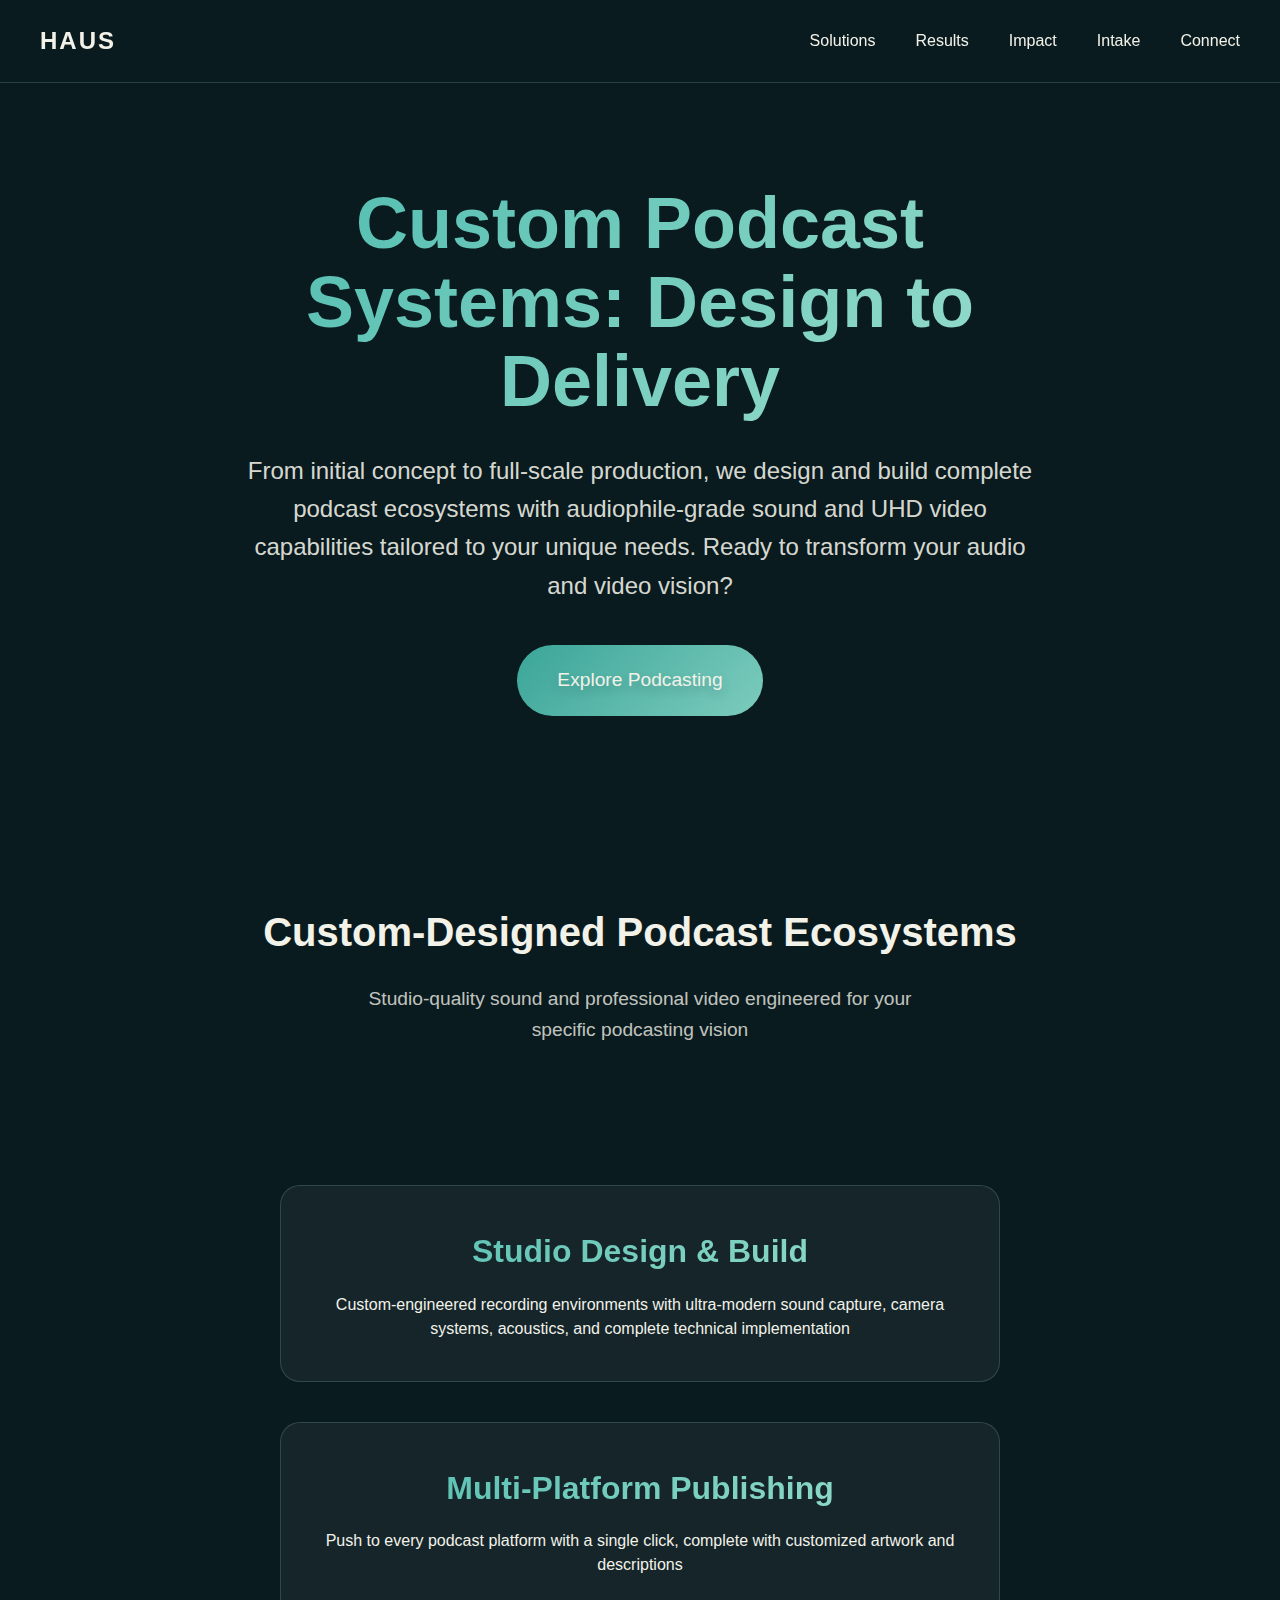
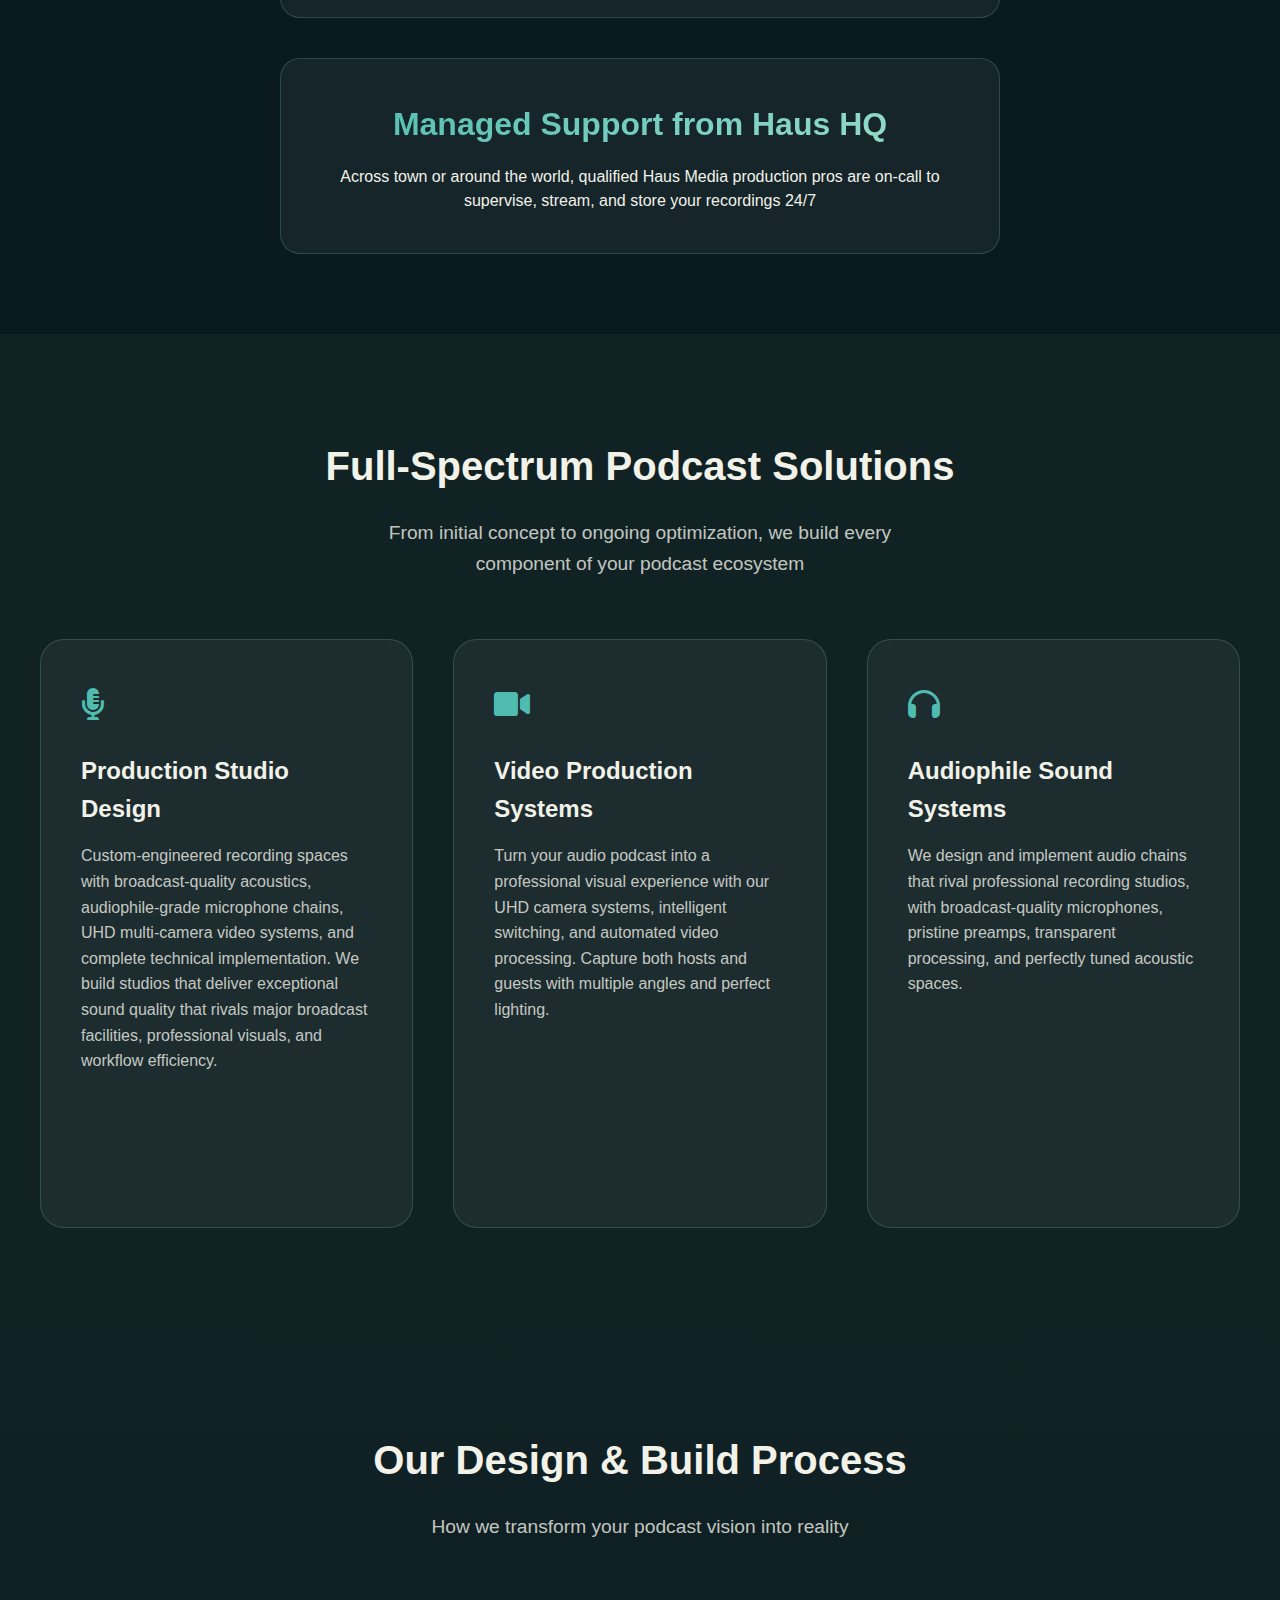
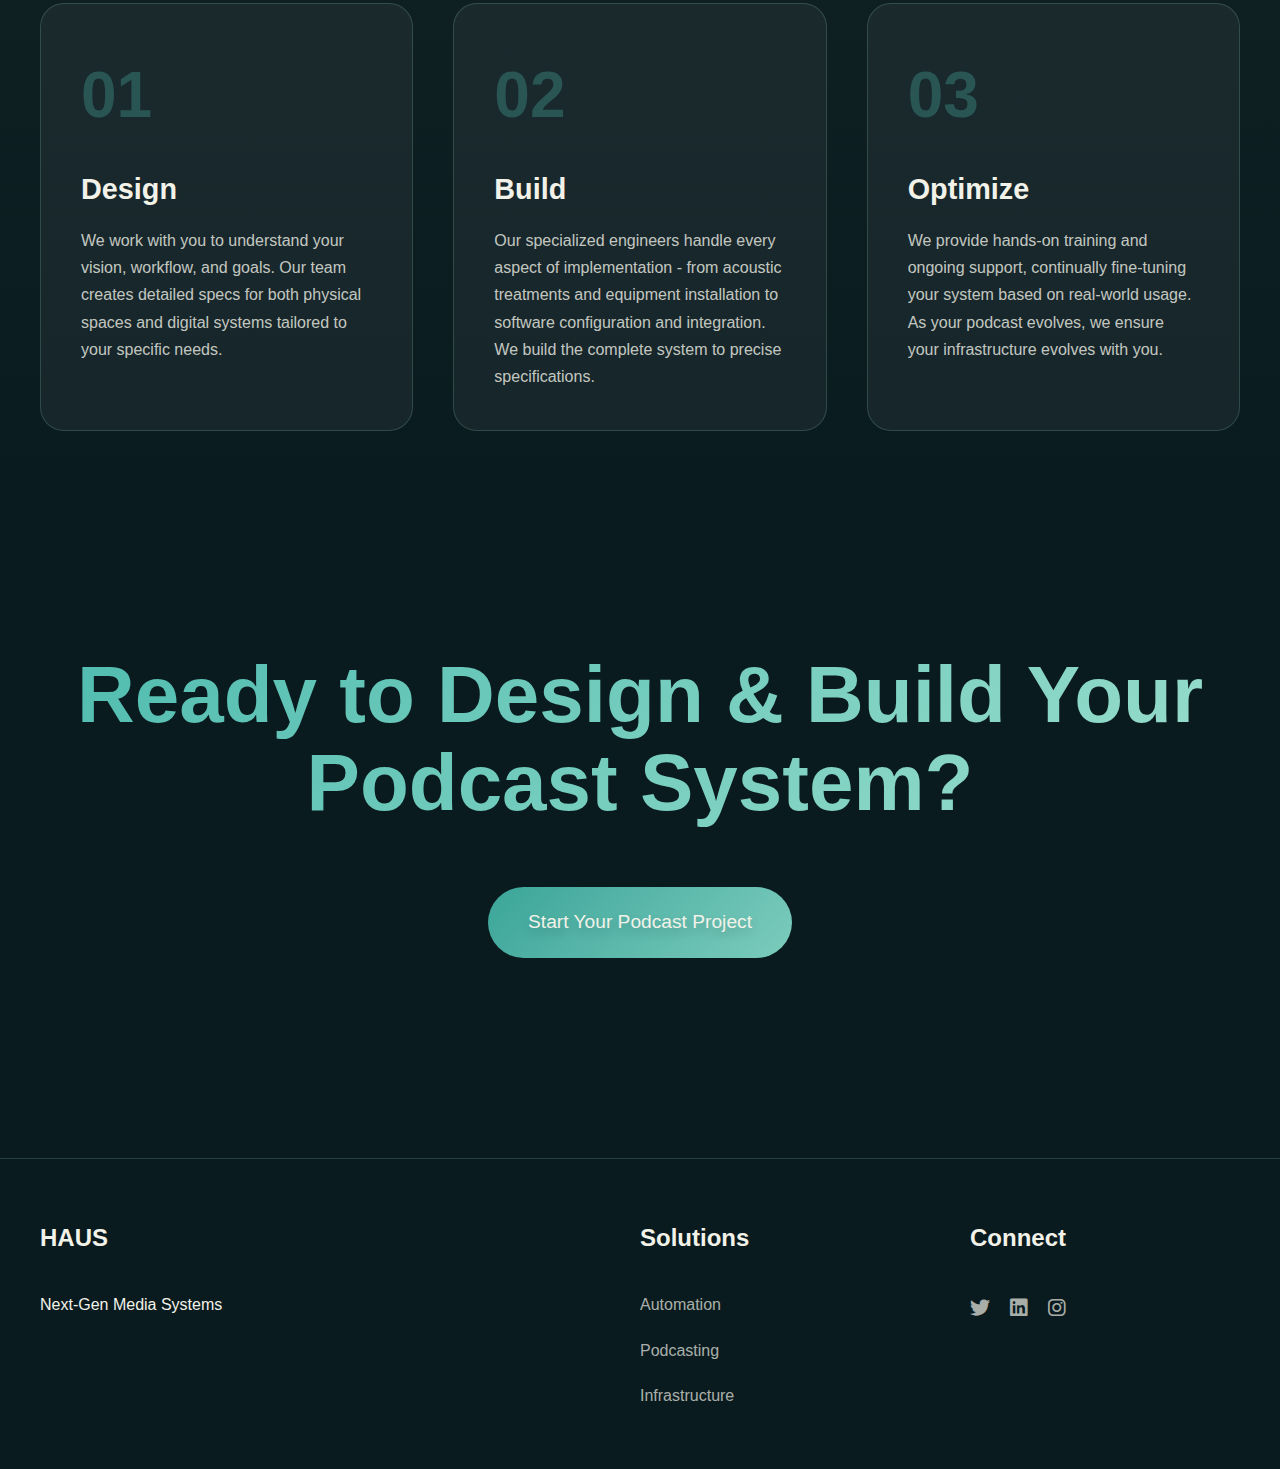
<file: podcasting.html>
<!DOCTYPE html>
<html lang="en">
<head>
    <meta charset="UTF-8">
    <meta name="viewport" content="width=device-width, initial-scale=1.0">
    <title>Podcasting Solutions | HAUS Media Systems</title>
    <link href="https://cdnjs.cloudflare.com/ajax/libs/font-awesome/6.0.0/css/all.min.css" rel="stylesheet">
    <link rel="stylesheet" href="styles.css">
</head>
<body>
    <nav class="glass-nav">
        <a href="index.html" class="logo">HAUS</a>
        <div class="nav-links">
            <a href="index.html#solutions">Solutions</a>
            <a href="index.html#case-studies">Results</a>
            <a href="index.html#statistics">Impact</a>
            <a href="intake.html">Intake</a>
            <a href="index.html#contact">Connect</a>
        </div>
    </nav>

    <header class="hero">
        <div class="hero-content">
            <h1>Custom Podcast Systems: Design to Delivery</h1>
            <p>From initial concept to full-scale production, we design and build complete podcast ecosystems with audiophile-grade sound and UHD video capabilities tailored to your unique needs. Ready to transform your audio and video vision?</p>
            <a href="#podcast-details" class="engineer-button">Explore Podcasting</a>
           
        </div>
    </header>

    <section id="podcast-details" class="automation-section">
        <h2 class="section-title">Custom-Designed Podcast Ecosystems</h2>
        <p class="section-subtitle">Studio-quality sound and professional video engineered for your specific podcasting vision</p>

        <div class="stats-grid">
            <div class="stat-card">
                <div class="stat-number">Studio Design & Build</div>
                <div class="stat-label">Custom-engineered recording environments with ultra-modern sound capture, camera systems, acoustics, and complete technical implementation</div>
            </div>
            <div class="stat-card">
                <div class="stat-number">Multi-Platform Publishing</div>
                <div class="stat-label">Push to every podcast platform with a single click, complete with customized artwork and descriptions</div>
            </div>
            <div class="stat-card">
                <div class="stat-number">Managed Support from Haus HQ</div>
                <div class="stat-label">Across town or around the world, qualified Haus Media production pros are on-call to supervise, stream, and store your recordings 24/7</div>
            </div>
        </div>
    </section>

    <section id="solutions" class="solutions-section">
        <h2 class="section-title">Full-Spectrum Podcast Solutions</h2>
        <p class="section-subtitle">From initial concept to ongoing optimization, we build every component of your podcast ecosystem</p>
        
        <div class="solution-grid">
            <div class="solution-card">
                <div class="card-icon"><i class="fas fa-microphone-alt"></i></div>
                <h3>Production Studio Design</h3>
                <p>Custom-engineered recording spaces with broadcast-quality acoustics, audiophile-grade microphone chains, UHD multi-camera video systems, and complete technical implementation. We build studios that deliver exceptional sound quality that rivals major broadcast facilities, professional visuals, and workflow efficiency.</p>
                <div class="card-hover">
                    <ul>
                        <li>Audiophile Sound Capture 🎧</li>
                        <li>UHD Camera Systems 🎥</li>
                        <li>Broadcast-grade Acoustics 🔊</li>
                    </ul>
                </div>
            </div>
            
            <div class="solution-card">
                <div class="card-icon"><i class="fas fa-video"></i></div>
                <h3>Video Production Systems</h3>
                <p>Turn your audio podcast into a professional visual experience with our UHD camera systems, intelligent switching, and automated video processing. Capture both hosts and guests with multiple angles and perfect lighting.</p>
                <div class="card-hover">
                    <ul>
                        <li>Multi-Camera UHD Capture 🎬</li>
                        <li>Automated or Live Remote Switching 🔄</li>
                        <li>Visual Asset Generation 🖼️</li>
                    </ul>
                </div>
            </div>
            
            <div class="solution-card">
                <div class="card-icon"><i class="fas fa-headphones"></i></div>
                <h3>Audiophile Sound Systems</h3>
                <p>We design and implement audio chains that rival professional recording studios, with broadcast-quality microphones, pristine preamps, transparent processing, and perfectly tuned acoustic spaces.</p>
                <div class="card-hover">
                    <ul>
                        <li>Studio-grade Signal Chain 🎛️</li>
                        <li>Precision Acoustic Design 📐</li>
                        <li>Transparent Processing 🔄</li>
                    </ul>
                </div>
            </div>
        </div>
    </section>

    <section id="podcast-workflow" class="workflow-section">
        <h2 class="section-title">Our Design & Build Process</h2>
        <p class="section-subtitle">How we transform your podcast vision into reality</p>
        
        <div class="workflow-grid">
            <div class="workflow-card">
                <div class="workflow-number">01</div>
                <h3>Design</h3>
                <p>We work with you to understand your vision, workflow, and goals. Our team creates detailed specs for both physical spaces and digital systems tailored to your specific needs.</p>
            </div>
            
            <div class="workflow-card">
                <div class="workflow-number">02</div>
                <h3>Build</h3>
                <p>Our specialized engineers handle every aspect of implementation - from acoustic treatments and equipment installation to software configuration and integration. We build the complete system to precise specifications.</p>
            </div>
            
            <div class="workflow-card">
                <div class="workflow-number">03</div>
                <h3>Optimize</h3>
                <p>We provide hands-on training and ongoing support, continually fine-tuning your system based on real-world usage. As your podcast evolves, we ensure your infrastructure evolves with you.</p>
            </div>
        </div>
    </section>

   

    <section id="cta" class="transform-section">
        <h2 class="transform-title">Ready to Design & Build Your Podcast System?</h2>
        <div class="transform-cta">
            <a href="intake.html" class="engineer-button">Start Your Podcast Project</a>
        </div>
    </section>

    <footer>
        <div class="footer-content">
            <div class="footer-col">
                <h3>HAUS</h3>
                <p>Next-Gen Media Systems</p>
            </div>
            <div class="footer-col">
                <h3>Solutions</h3>
                <a href="automation.html">Automation</a>
                <a href="podcasting.html">Podcasting</a>
                <a href="infrastructure.html">Infrastructure</a>
            </div>
            <div class="footer-col">
                <h3>Connect</h3>
                <div class="social-links">
                    <a href="#" class="social-icon"><i class="fab fa-twitter"></i></a>
                    <a href="#" class="social-icon"><i class="fab fa-linkedin"></i></a>
                    <a href="#" class="social-icon"><i class="fab fa-instagram"></i></a>
                </div>
            </div>
        </div>
    </footer>
</body>
</html>
</file>
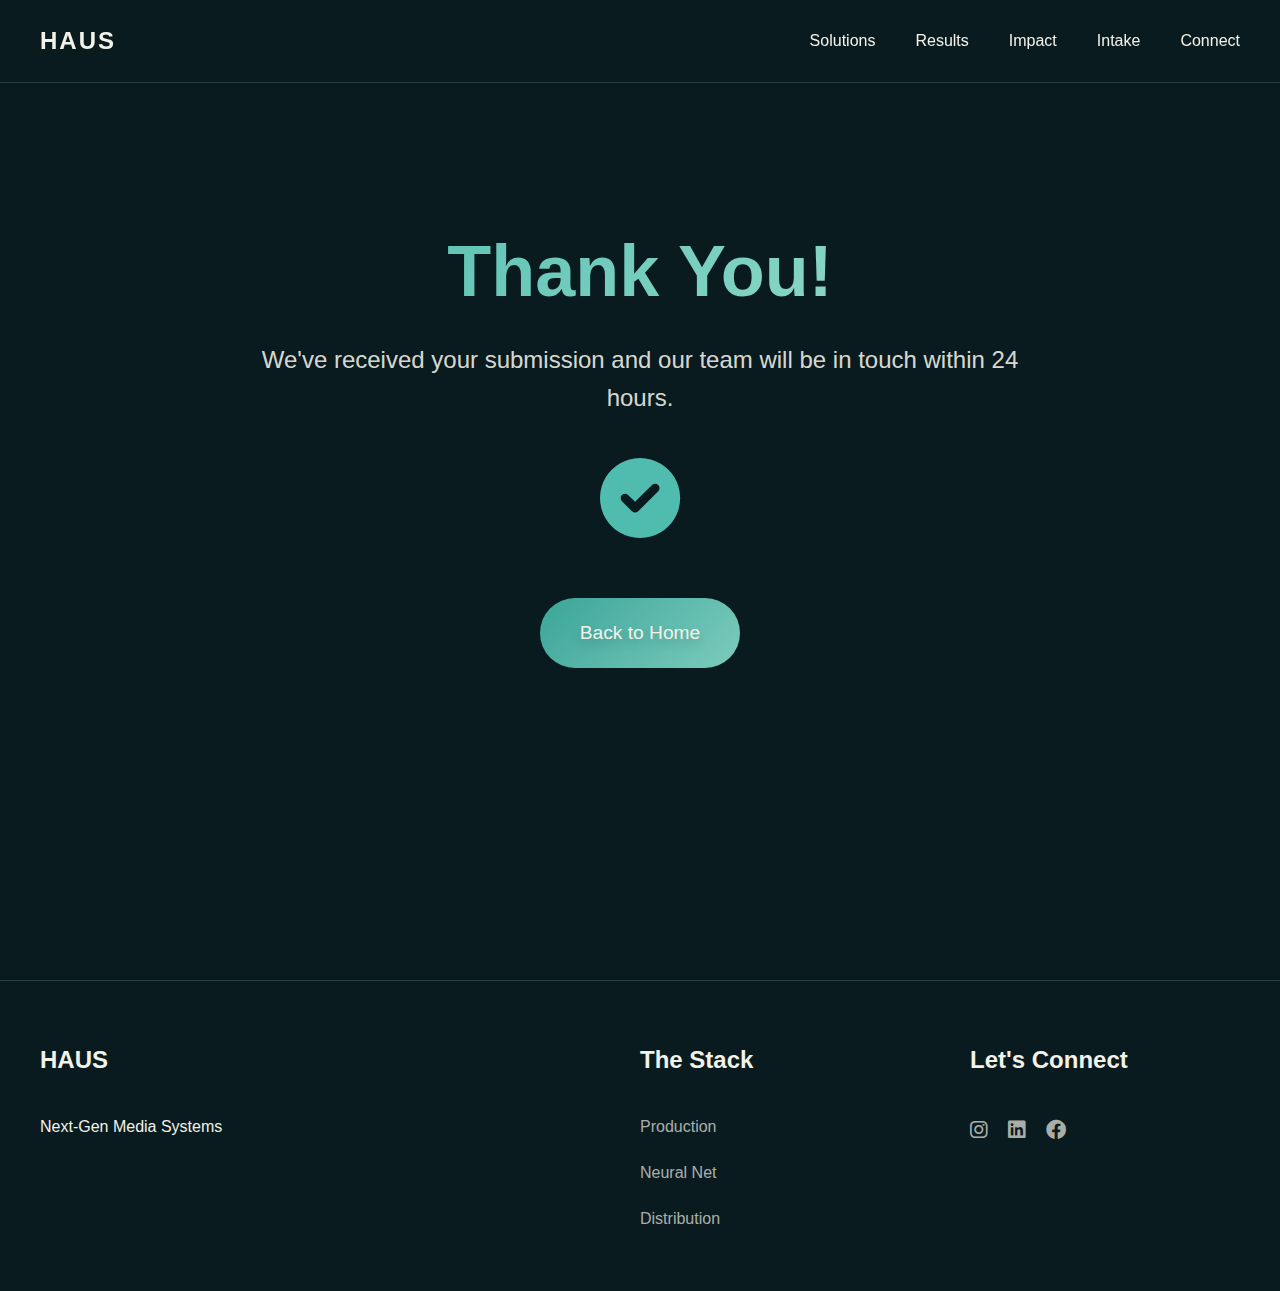
<file: thank-you.html>
<!DOCTYPE html>
<html lang="en">
<head>
    <meta charset="UTF-8">
    <meta name="viewport" content="width=device-width, initial-scale=1.0">
    <title>Thank You | HAUS Media Systems</title>
    <link href="https://cdnjs.cloudflare.com/ajax/libs/font-awesome/6.0.0/css/all.min.css" rel="stylesheet">
    <link rel="stylesheet" href="styles.css">
</head>
<body>
    <nav class="glass-nav">
        <a href="index.html" class="logo">HAUS</a>
        <div class="nav-links">
            <a href="index.html#solutions">Solutions</a>
            <a href="index.html#case-studies">Results</a>
            <a href="index.html#statistics">Impact</a>
            <a href="intake.html">Intake</a>
            <a href="index.html#contact">Connect</a>
        </div>
    </nav>

    <header class="hero">
        <div class="hero-content">
            <h1>Thank You!</h1>
            <p>We've received your submission and our team will be in touch within 24 hours.</p>
            <div style="margin-top: 40px;">
                <i class="fas fa-check-circle" style="font-size: 5rem; color: var(--primary);"></i>
            </div>
            <div style="margin-top: 60px;">
                <a href="index.html" class="engineer-button">Back to Home</a>
            </div>
        </div>
    </header>

    <footer>
        <div class="footer-content">
            <div class="footer-col">
                <h3>HAUS</h3>
                <p>Next-Gen Media Systems</p>
            </div>
            <div class="footer-col">
                <h3>The Stack</h3>
                <a href="index.html#production">Production</a>
                <a href="index.html#network">Neural Net</a>
                <a href="index.html#distribution">Distribution</a>
            </div>
            <div class="footer-col">
                <h3>Let's Connect</h3>
                <div class="social-links">
                    <a href="https://www.instagram.com/hausmediasystems/" target="_blank" class="social-icon"><i class="fab fa-instagram"></i></a>
                    <a href="https://www.linkedin.com/company/haus-media-systems-llc/" target="_blank" class="social-icon"><i class="fab fa-linkedin"></i></a>
                    <a href="https://www.facebook.com/profile.php?id=61571434037716" target="_blank" class="social-icon"><i class="fab fa-facebook"></i></a>
                </div>
            </div>
        </div>
    </footer>
</body>
</html>
</file>
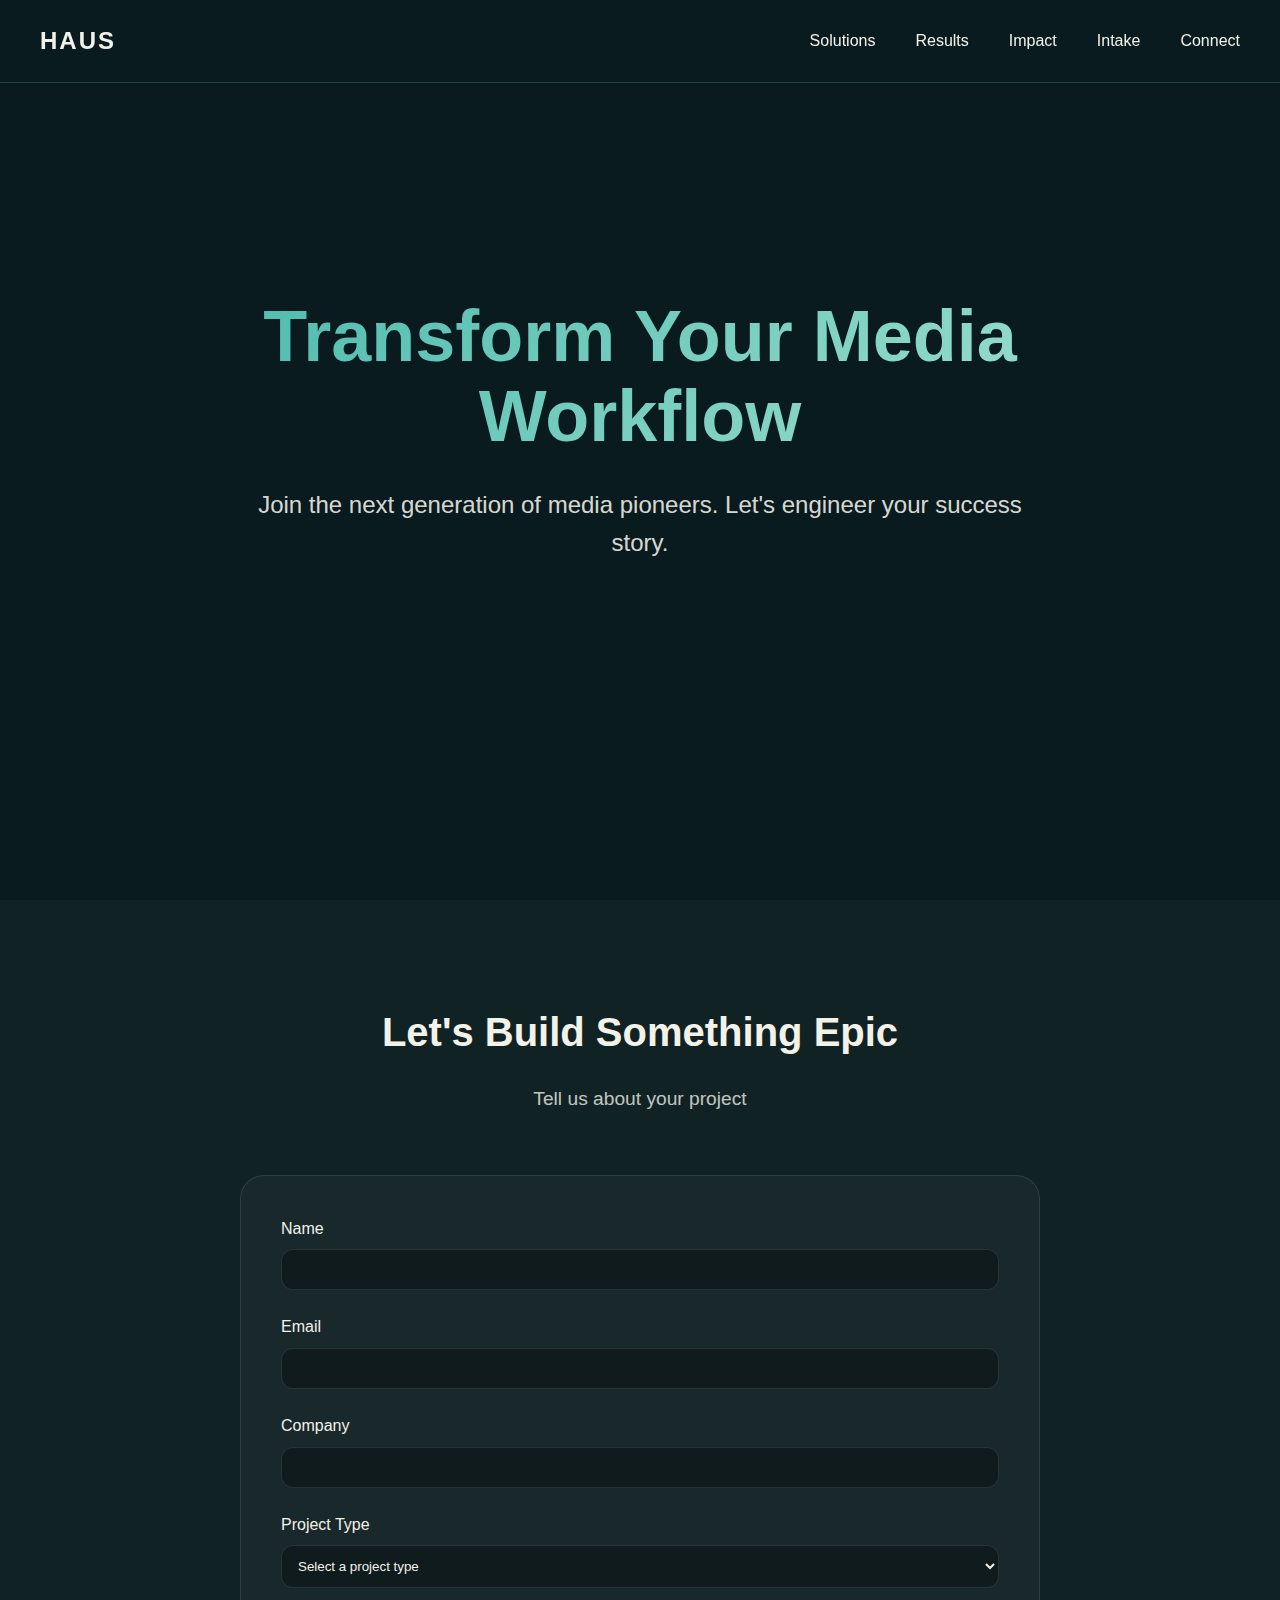
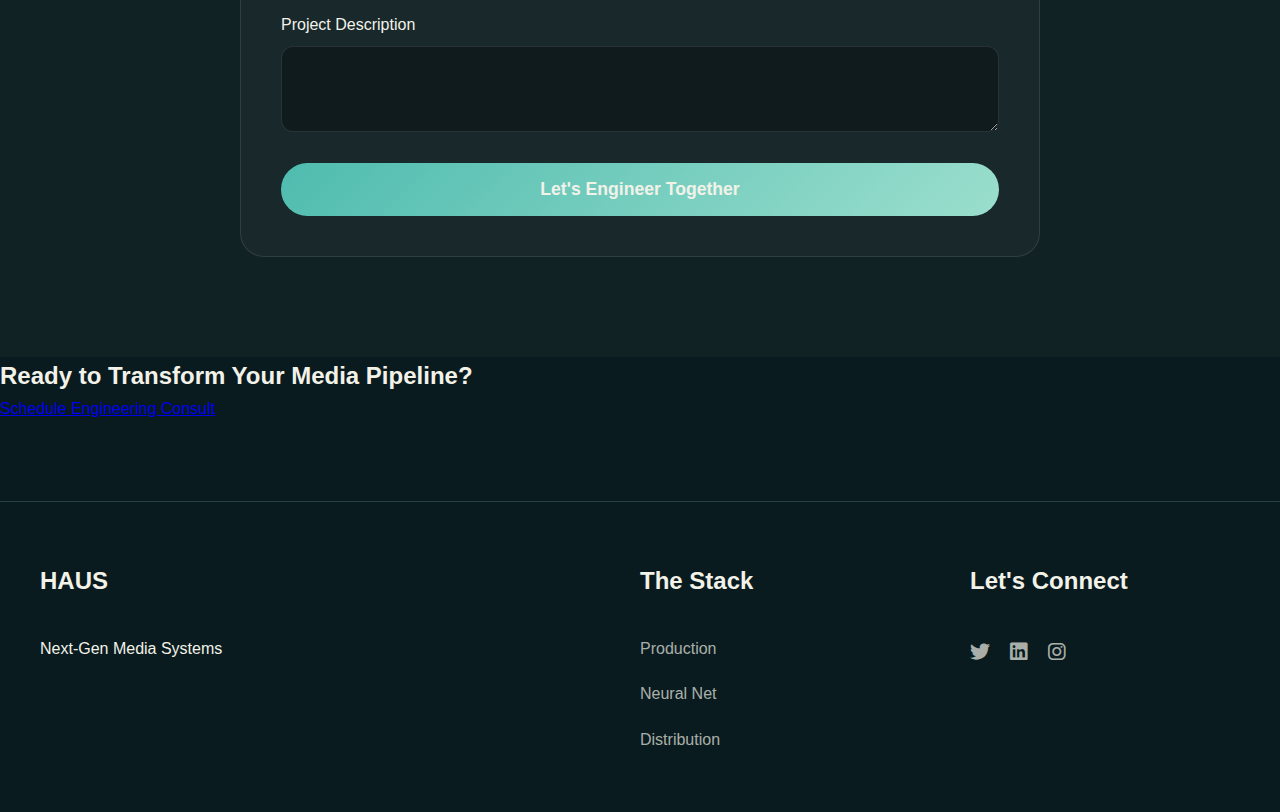
<file: z_OLD/intake_form.html>
<!DOCTYPE html>
<html lang="en">
<head>
    <meta charset="UTF-8">
    <meta name="viewport" content="width=device-width, initial-scale=1.0">
    <title>HAUS | Next-Gen Media Systems</title>
    <link href="https://cdnjs.cloudflare.com/ajax/libs/font-awesome/6.0.0/css/all.min.css" rel="stylesheet">
    <link rel="stylesheet" href="styles.css">
    <style>
        /* Additional styles for the intake form */
        .intake-form {
            background: rgba(255, 255, 255, 0.03);
            border: 1px solid rgba(255, 255, 255, 0.1);
            border-radius: 24px;
            padding: 40px;
            max-width: 800px;
            margin: 0 auto;
            transition: all 0.3s ease;
        }

        .intake-form:hover {
            border-color: var(--primary);
            background: rgba(255, 255, 255, 0.05);
        }

        .form-group {
            margin-bottom: 24px;
        }

        .form-group label {
            display: block;
            margin-bottom: 8px;
            color: var(--light);
            font-weight: 500;
        }

        .form-group input,
        .form-group select,
        .form-group textarea {
            width: 100%;
            padding: 12px;
            background: rgba(0, 0, 0, 0.3);
            border: 1px solid rgba(255, 255, 255, 0.1);
            border-radius: 12px;
            color: var(--light);
            font-family: var(--haus-font);
            transition: all 0.3s ease;
        }

        .form-group input:focus,
        .form-group select:focus,
        .form-group textarea:focus {
            outline: none;
            border-color: var(--primary);
            background: rgba(0, 0, 0, 0.5);
        }

        .submit-button {
            width: 100%;
            padding: 16px;
            background: var(--gradient-1);
            border: none;
            border-radius: 100px;
            color: var(--light);
            font-weight: 600;
            font-size: 1.1rem;
            cursor: pointer;
            transition: transform 0.3s ease;
        }

        .submit-button:hover {
            transform: translateY(-2px);
        }

        .success-message {
            display: none;
            background: rgba(0, 255, 0, 0.1);
            border: 1px solid rgba(0, 255, 0, 0.3);
            padding: 20px;
            border-radius: 12px;
            text-align: center;
            margin-top: 20px;
        }

        .success-message.visible {
            display: block;
        }
    </style>
</head>
<body>
    <nav class="glass-nav">
        <a href="index.html" class="logo">HAUS</a>
        <div class="nav-links">
            <a href="index.html#solutions">Solutions</a>
            <a href="index.html#case-studies">Results</a>
            <a href="index.html#statistics">Impact</a>
            <a href="intake.html">Intake</a>
            <a href="index.html#contact">Connect</a>
        </div>
    </nav>

    <header class="hero">
        <div class="hero-content">
            <h1>Transform Your Media Workflow</h1>
            <p>Join the next generation of media pioneers. Let's engineer your success story.</p>
        </div>
    </header>
    <section class="solutions-section">
        <h2 class="section-title">Let's Build Something Epic</h2>
        <p class="section-subtitle">Tell us about your project</p>
        
        <div class="intake-form">
            <form id="projectForm" onsubmit="handleSubmit(event)">
                <div class="form-group">
                    <label for="name">Name</label>
                    <input type="text" id="name" name="name" required>
                </div>
                
                <div class="form-group">
                    <label for="email">Email</label>
                    <input type="email" id="email" name="email" required>
                </div>
                
                <div class="form-group">
                    <label for="company">Company</label>
                    <input type="text" id="company" name="company" required>
                </div>
                
                <div class="form-group">
                    <label for="projectType">Project Type</label>
                    <select id="projectType" name="projectType" required>
                        <option value="">Select a project type</option>
                        <option value="production">Production Systems</option>
                        <option value="asset">Asset Management</option>
                        <option value="distribution">Distribution Matrix</option>
                        <option value="custom">Custom Solution</option>
                    </select>
                </div>
                
                <div class="form-group">
                    <label for="description">Project Description</label>
                    <textarea id="description" name="description" rows="4"></textarea>
                </div>
                
                <button type="submit" class="submit-button">Let's Engineer Together</button>
            </form>
            
            <div id="successMessage" class="success-message">
                Thanks for reaching out! Our engineering team will contact you within 24 hours to discuss your project.
            </div>
        </div>
    </section>

    <section class="transform-section">
        <h2 class="transform-title">Ready to Transform Your Media Pipeline?</h2>
        <div class="transform-cta">
            <a href="index.html#contact" class="engineer-button">Schedule Engineering Consult</a>
        </div>
    </section>

    <footer>
        <div class="footer-content">
            <div class="footer-col">
                <h3>HAUS</h3>
                <p>Next-Gen Media Systems</p>
            </div>
            <div class="footer-col">
                <h3>The Stack</h3>
                <a href="index.html#production">Production</a>
                <a href="index.html#network">Neural Net</a>
                <a href="index.html#distribution">Distribution</a>
            </div>
            <div class="footer-col">
                <h3>Let's Connect</h3>
                <div class="social-links">
                    <a href="#" class="social-icon"><i class="fab fa-twitter"></i></a>
                    <a href="#" class="social-icon"><i class="fab fa-linkedin"></i></a>
                    <a href="#" class="social-icon"><i class="fab fa-instagram"></i></a>
                </div>
            </div>
        </div>
    </footer>

    <script>
        function handleSubmit(event) {
            event.preventDefault();
            const successMessage = document.getElementById('successMessage');
            const form = document.getElementById('projectForm');
            
            // In a real implementation, you'd send the form data to your server here
            
            // Show success message
            successMessage.classList.add('visible');
            form.style.display = 'none';
            
            // Optionally, reset form
            form.reset();
        }
    </script>
</body>
</html>
</file>
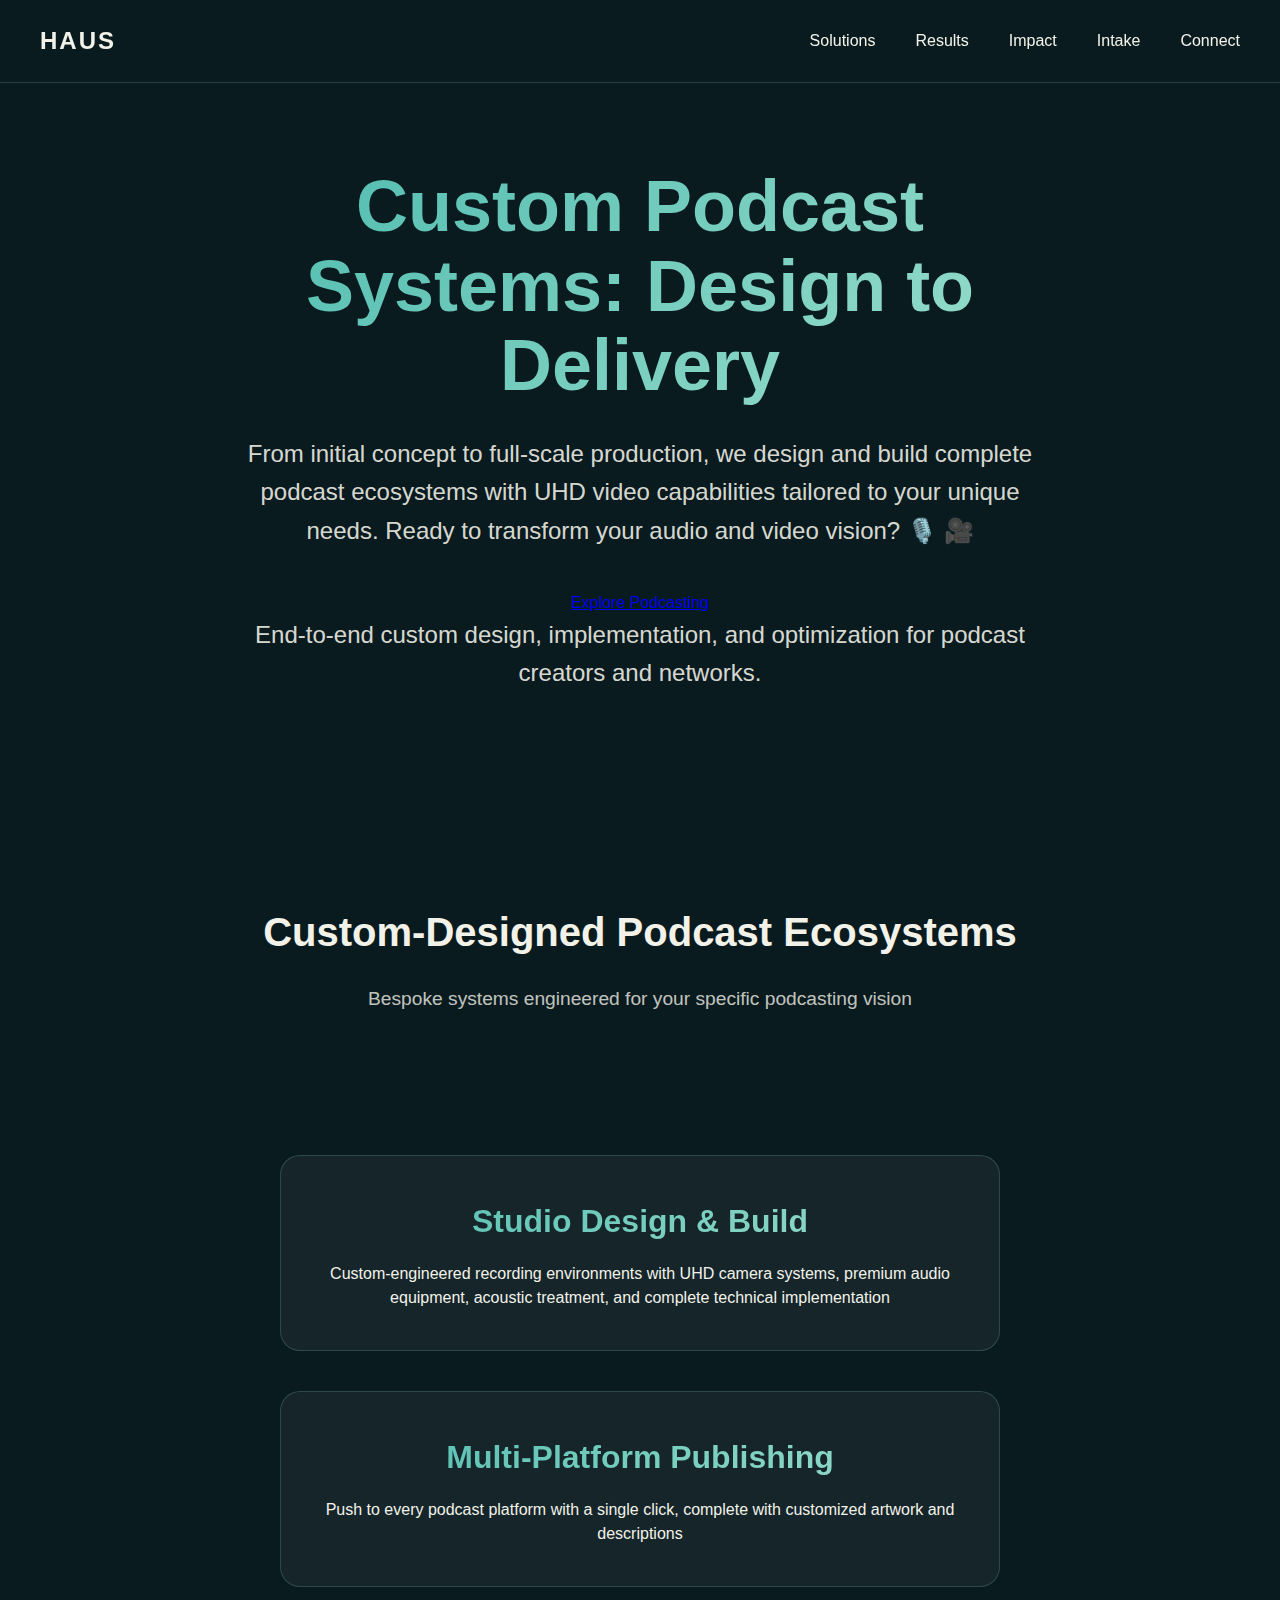
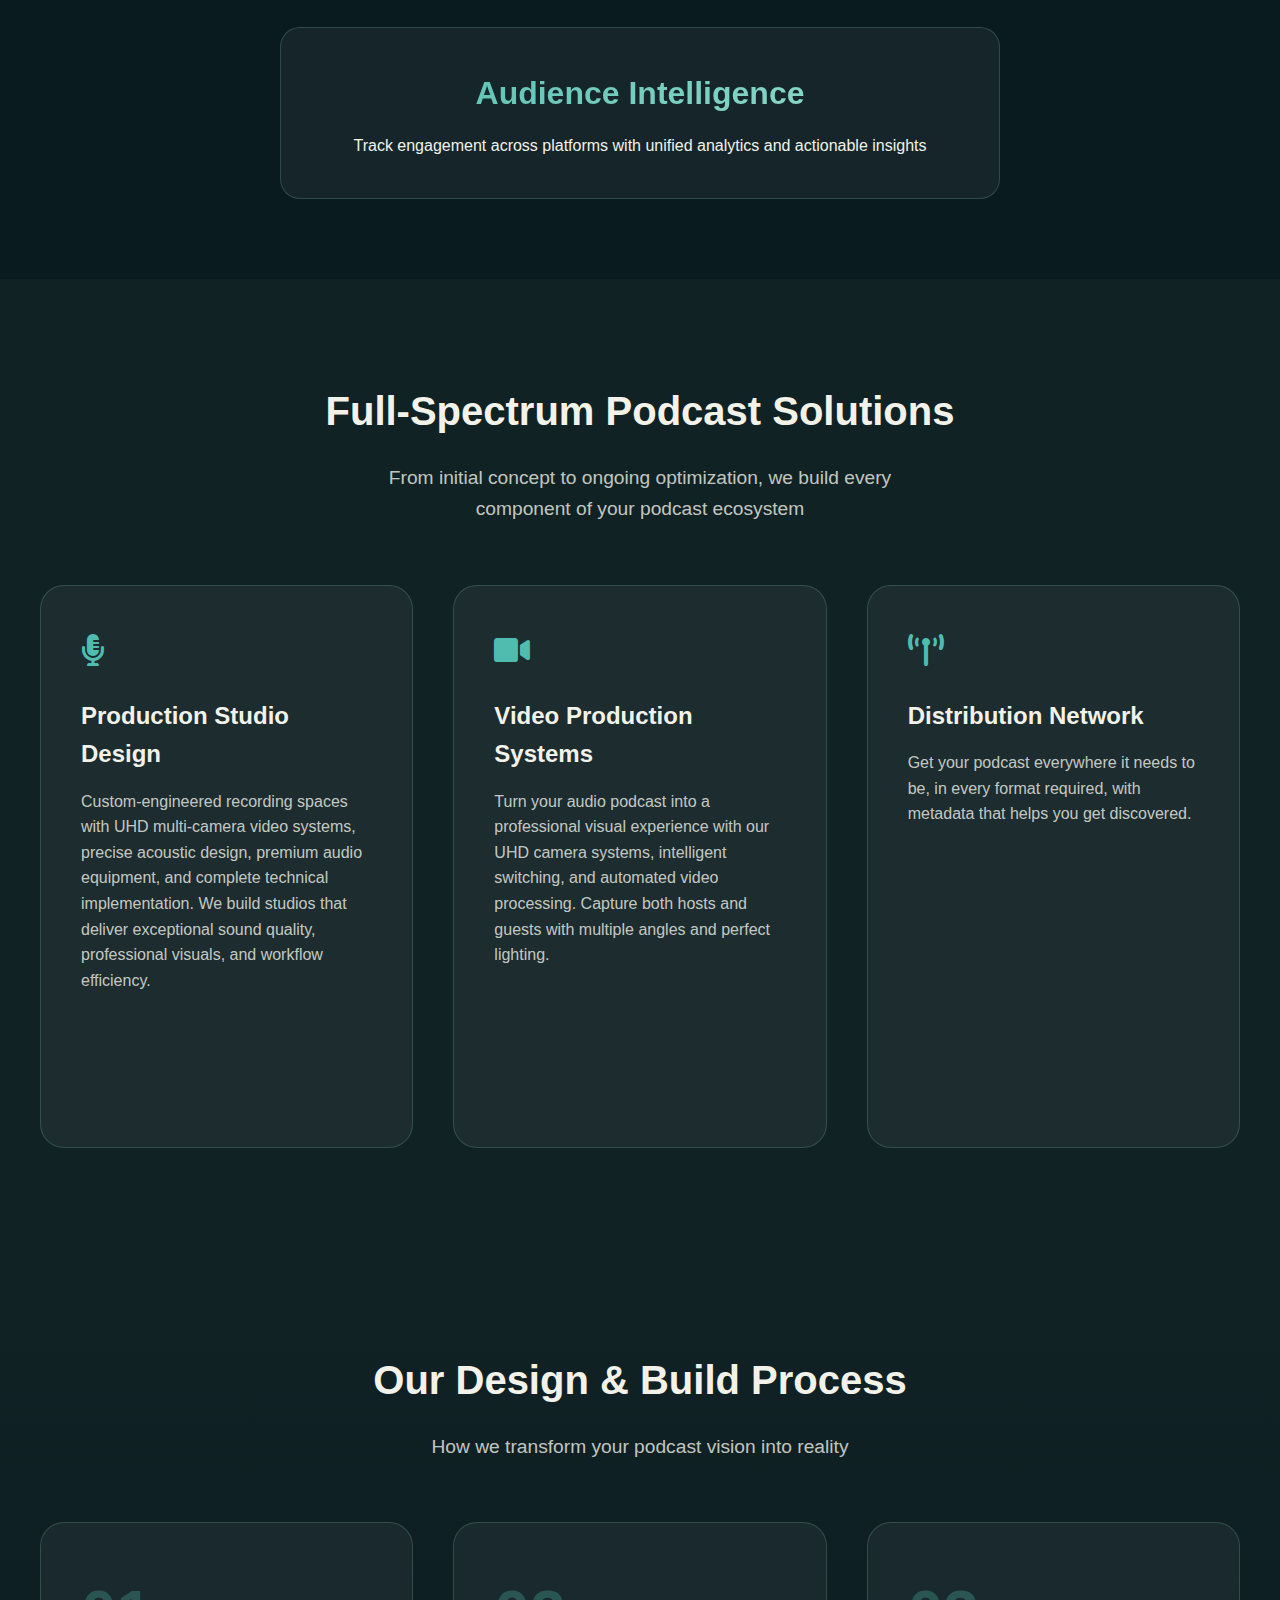
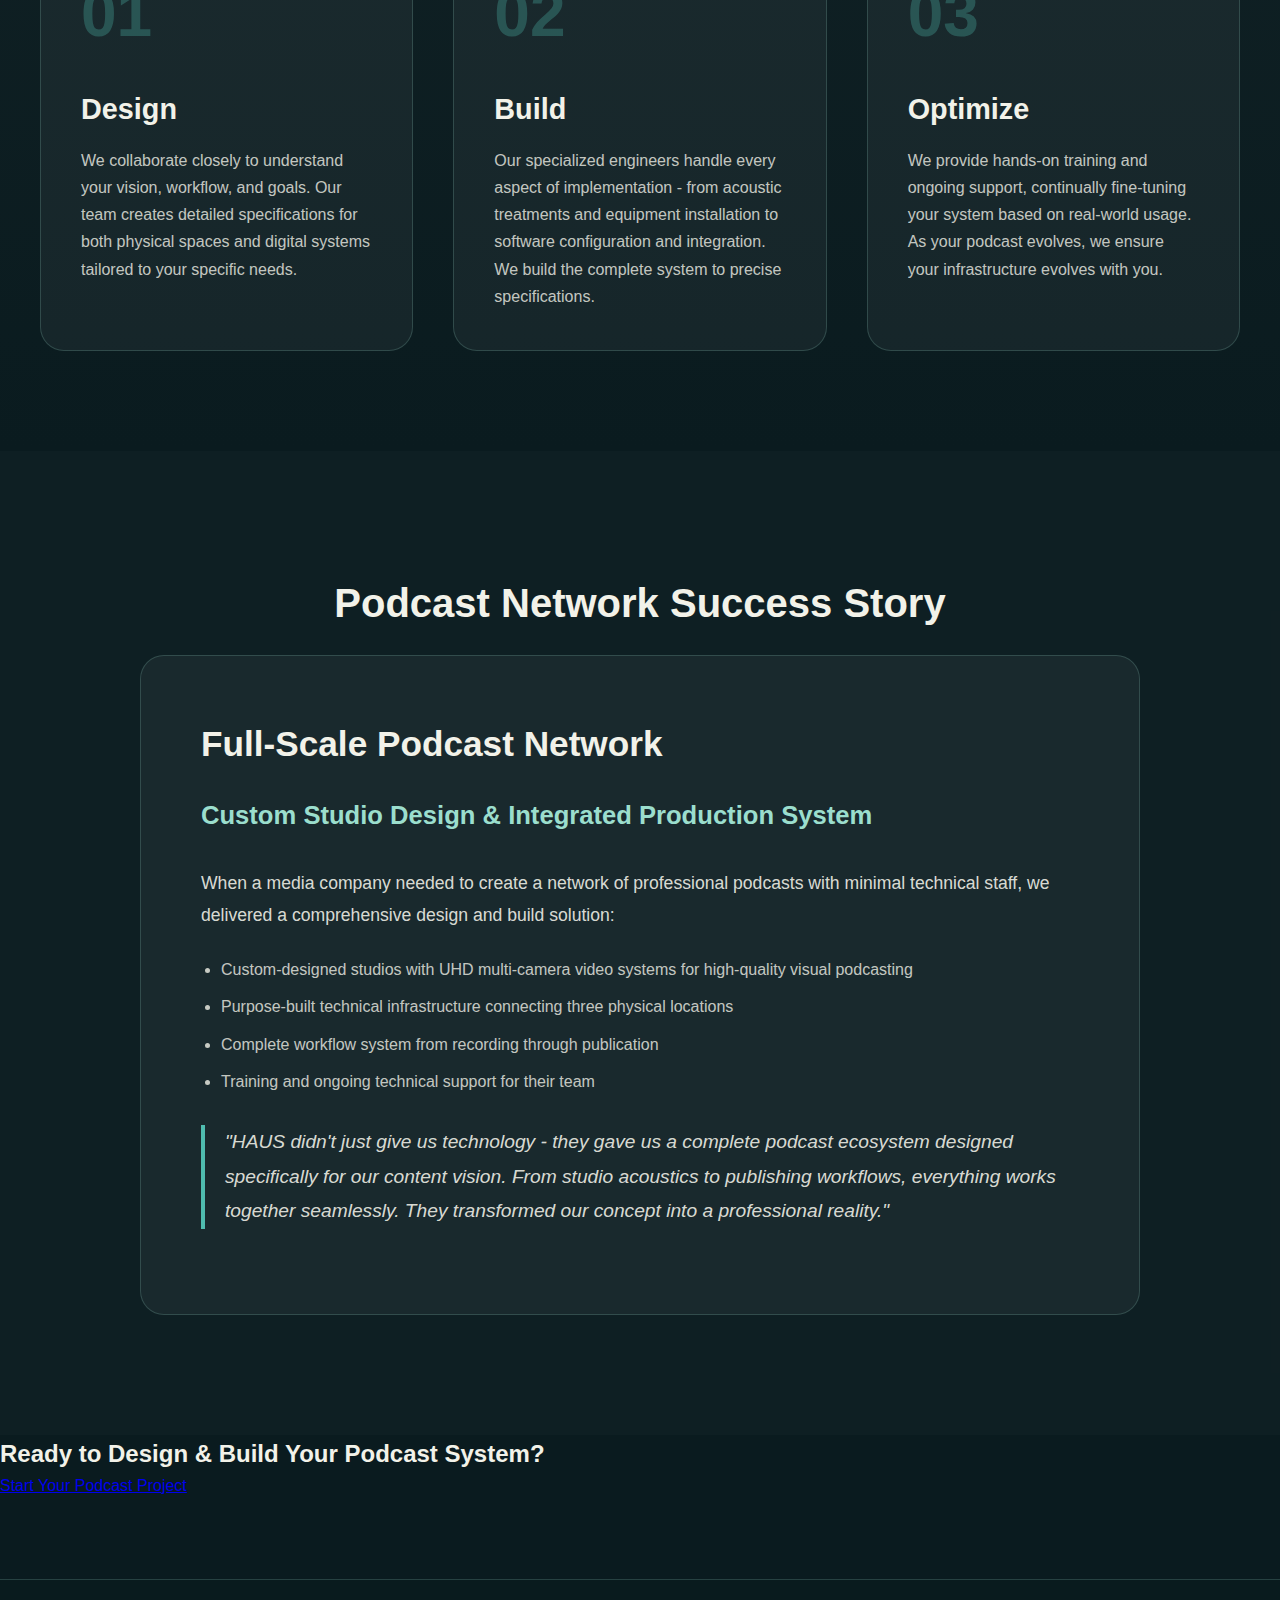
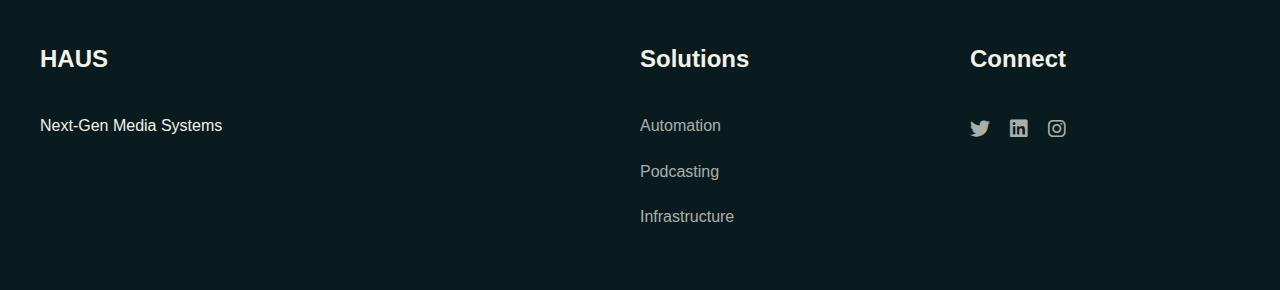
<file: z_OLD/podcasting copy 2.html>
<!DOCTYPE html>
<html lang="en">
<head>
    <meta charset="UTF-8">
    <meta name="viewport" content="width=device-width, initial-scale=1.0">
    <title>Podcasting Solutions | HAUS Media Systems</title>
    <link href="https://cdnjs.cloudflare.com/ajax/libs/font-awesome/6.0.0/css/all.min.css" rel="stylesheet">
    <link rel="stylesheet" href="styles.css">
</head>
<body>
    <nav class="glass-nav">
        <a href="index.html" class="logo">HAUS</a>
        <div class="nav-links">
            <a href="index.html#solutions">Solutions</a>
            <a href="index.html#case-studies">Results</a>
            <a href="index.html#statistics">Impact</a>
            <a href="intake.html">Intake</a>
            <a href="index.html#contact">Connect</a>
        </div>
    </nav>

    <header class="hero">
        <div class="hero-content">
            <h1>Custom Podcast Systems: Design to Delivery</h1>
            <p>From initial concept to full-scale production, we design and build complete podcast ecosystems with UHD video capabilities tailored to your unique needs. Ready to transform your audio and video vision? 🎙️ 🎥</p>
            <a href="#podcast-details" class="engineer-button">Explore Podcasting</a>
            <p>End-to-end custom design, implementation, and optimization for podcast creators and networks.</p>
        </div>
    </header>

    <section id="podcast-details" class="automation-section">
        <h2 class="section-title">Custom-Designed Podcast Ecosystems</h2>
        <p class="section-subtitle">Bespoke systems engineered for your specific podcasting vision</p>

        <div class="stats-grid">
            <div class="stat-card">
                <div class="stat-number">Studio Design & Build</div>
                <div class="stat-label">Custom-engineered recording environments with UHD camera systems, premium audio equipment, acoustic treatment, and complete technical implementation</div>
            </div>
            <div class="stat-card">
                <div class="stat-number">Multi-Platform Publishing</div>
                <div class="stat-label">Push to every podcast platform with a single click, complete with customized artwork and descriptions</div>
            </div>
            <div class="stat-card">
                <div class="stat-number">Audience Intelligence</div>
                <div class="stat-label">Track engagement across platforms with unified analytics and actionable insights</div>
            </div>
        </div>
    </section>

    <section id="solutions" class="solutions-section">
        <h2 class="section-title">Full-Spectrum Podcast Solutions</h2>
        <p class="section-subtitle">From initial concept to ongoing optimization, we build every component of your podcast ecosystem</p>
        
        <div class="solution-grid">
            <div class="solution-card">
                <div class="card-icon"><i class="fas fa-microphone-alt"></i></div>
                <h3>Production Studio Design</h3>
                <p>Custom-engineered recording spaces with UHD multi-camera video systems, precise acoustic design, premium audio equipment, and complete technical implementation. We build studios that deliver exceptional sound quality, professional visuals, and workflow efficiency.</p>
                <div class="card-hover">
                    <ul>
                        <li>UHD Camera Systems 🎥</li>
                        <li>Acoustic Engineering 🔊</li>
                        <li>Equipment Integration 🎛️</li>
                    </ul>
                </div>
            </div>
            
            <div class="solution-card">
                <div class="card-icon"><i class="fas fa-video"></i></div>
                <h3>Video Production Systems</h3>
                <p>Turn your audio podcast into a professional visual experience with our UHD camera systems, intelligent switching, and automated video processing. Capture both hosts and guests with multiple angles and perfect lighting.</p>
                <div class="card-hover">
                    <ul>
                        <li>Multi-Camera UHD Capture 🎬</li>
                        <li>Automated Switching 🔄</li>
                        <li>Visual Asset Generation 🖼️</li>
                    </ul>
                </div>
            </div>
            
            <div class="solution-card">
                <div class="card-icon"><i class="fas fa-broadcast-tower"></i></div>
                <h3>Distribution Network</h3>
                <p>Get your podcast everywhere it needs to be, in every format required, with metadata that helps you get discovered.</p>
                <div class="card-hover">
                    <ul>
                        <li>Multi-platform Publishing 🌐</li>
                        <li>Social Clip Generator 📱</li>
                        <li>SEO Optimization 📊</li>
                    </ul>
                </div>
            </div>
        </div>
    </section>

    <section id="podcast-workflow" class="workflow-section">
        <h2 class="section-title">Our Design & Build Process</h2>
        <p class="section-subtitle">How we transform your podcast vision into reality</p>
        
        <div class="workflow-grid">
            <div class="workflow-card">
                <div class="workflow-number">01</div>
                <h3>Design</h3>
                <p>We collaborate closely to understand your vision, workflow, and goals. Our team creates detailed specifications for both physical spaces and digital systems tailored to your specific needs.</p>
            </div>
            
            <div class="workflow-card">
                <div class="workflow-number">02</div>
                <h3>Build</h3>
                <p>Our specialized engineers handle every aspect of implementation - from acoustic treatments and equipment installation to software configuration and integration. We build the complete system to precise specifications.</p>
            </div>
            
            <div class="workflow-card">
                <div class="workflow-number">03</div>
                <h3>Optimize</h3>
                <p>We provide hands-on training and ongoing support, continually fine-tuning your system based on real-world usage. As your podcast evolves, we ensure your infrastructure evolves with you.</p>
            </div>
        </div>
    </section>

    <section id="podcast-case-study" class="case-study-section">
        <h2 class="section-title">Podcast Network Success Story</h2>
        
        <div class="featured-case-study">
            <div class="case-study-content">
                <h3>Full-Scale Podcast Network</h3>
                <p class="case-study-metric">Custom Studio Design & Integrated Production System</p>
                <p>When a media company needed to create a network of professional podcasts with minimal technical staff, we delivered a comprehensive design and build solution:</p>
                <ul>
                    <li>Custom-designed studios with UHD multi-camera video systems for high-quality visual podcasting</li>
                    <li>Purpose-built technical infrastructure connecting three physical locations</li>
                    <li>Complete workflow system from recording through publication</li>
                    <li>Training and ongoing technical support for their team</li>
                </ul>
                <p class="case-study-quote">"HAUS didn't just give us technology - they gave us a complete podcast ecosystem designed specifically for our content vision. From studio acoustics to publishing workflows, everything works together seamlessly. They transformed our concept into a professional reality."</p>
            </div>
        </div>
    </section>

    <section id="cta" class="transform-section">
        <h2 class="transform-title">Ready to Design & Build Your Podcast System?</h2>
        <div class="transform-cta">
            <a href="intake.html" class="engineer-button">Start Your Podcast Project</a>
        </div>
    </section>

    <footer>
        <div class="footer-content">
            <div class="footer-col">
                <h3>HAUS</h3>
                <p>Next-Gen Media Systems</p>
            </div>
            <div class="footer-col">
                <h3>Solutions</h3>
                <a href="automation.html">Automation</a>
                <a href="podcasting.html">Podcasting</a>
                <a href="infrastructure.html">Infrastructure</a>
            </div>
            <div class="footer-col">
                <h3>Connect</h3>
                <div class="social-links">
                    <a href="#" class="social-icon"><i class="fab fa-twitter"></i></a>
                    <a href="#" class="social-icon"><i class="fab fa-linkedin"></i></a>
                    <a href="#" class="social-icon"><i class="fab fa-instagram"></i></a>
                </div>
            </div>
        </div>
    </footer>
</body>
</html>
</file>
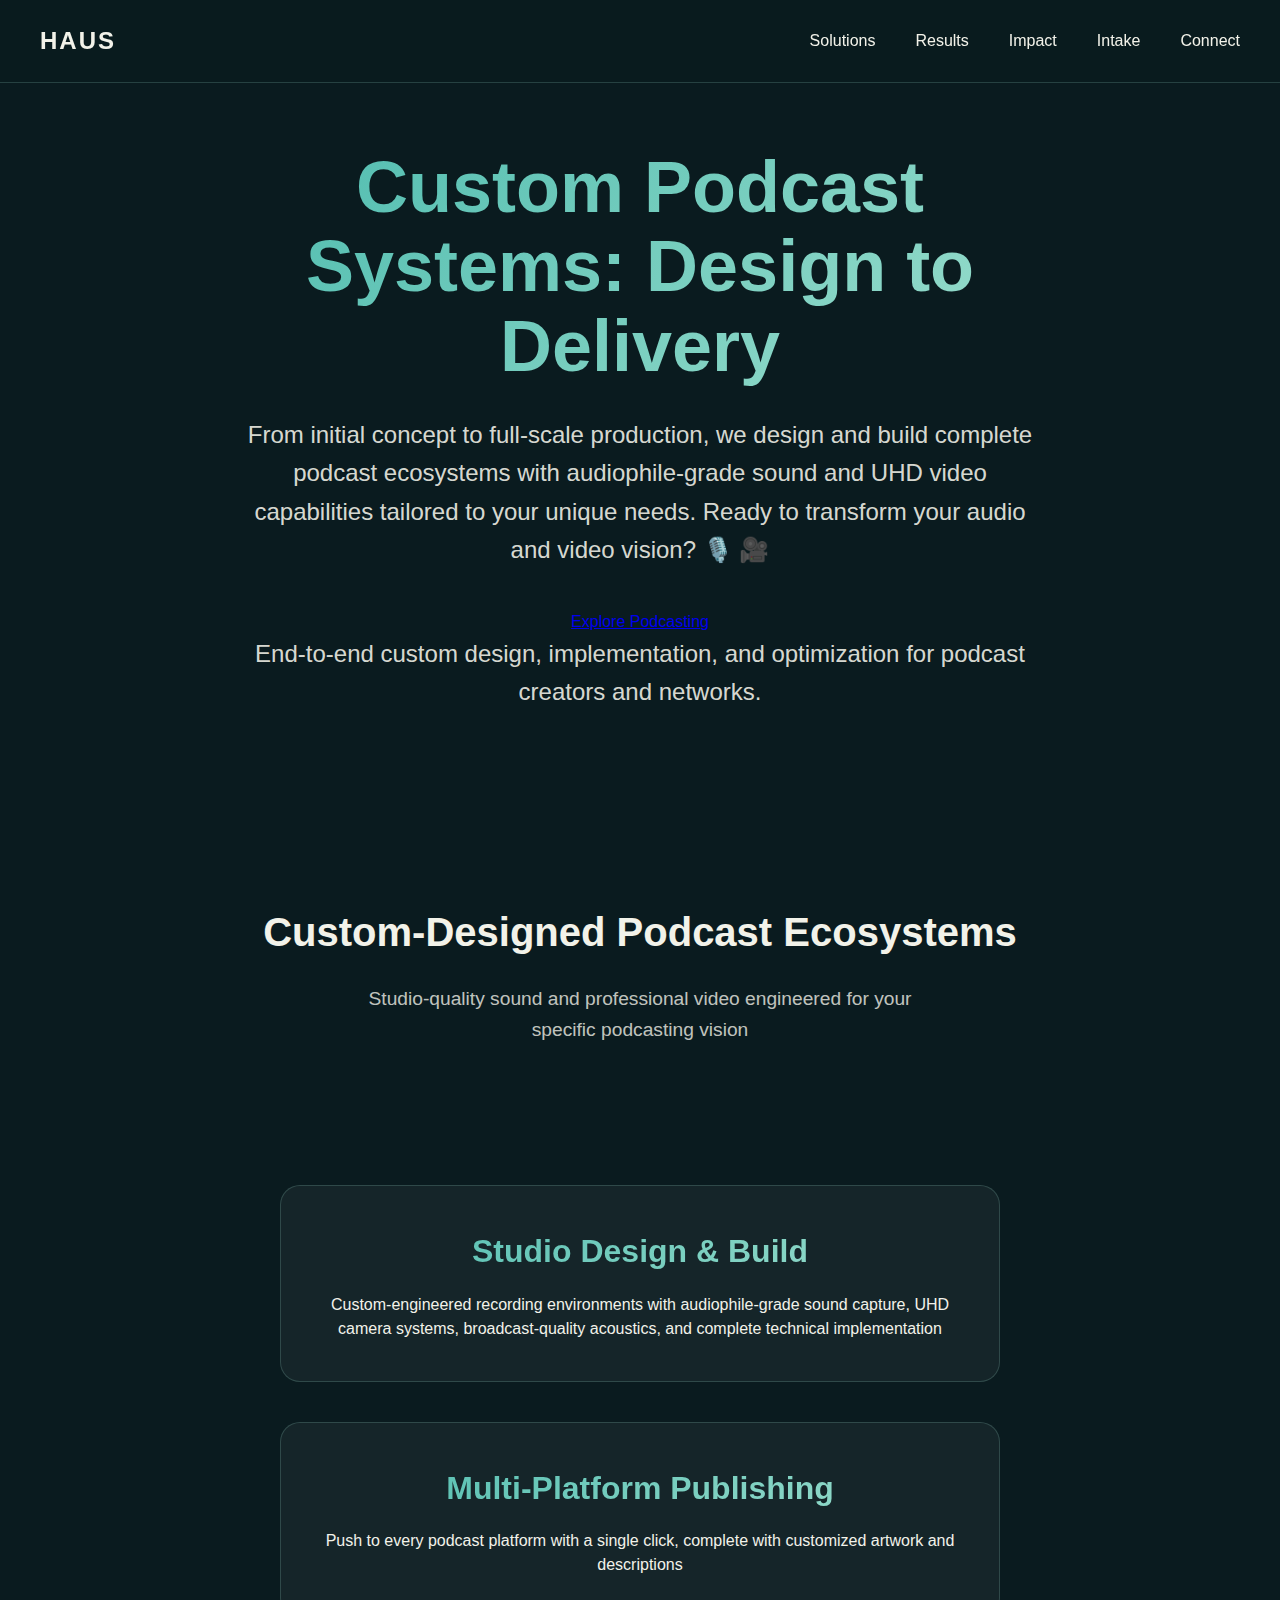
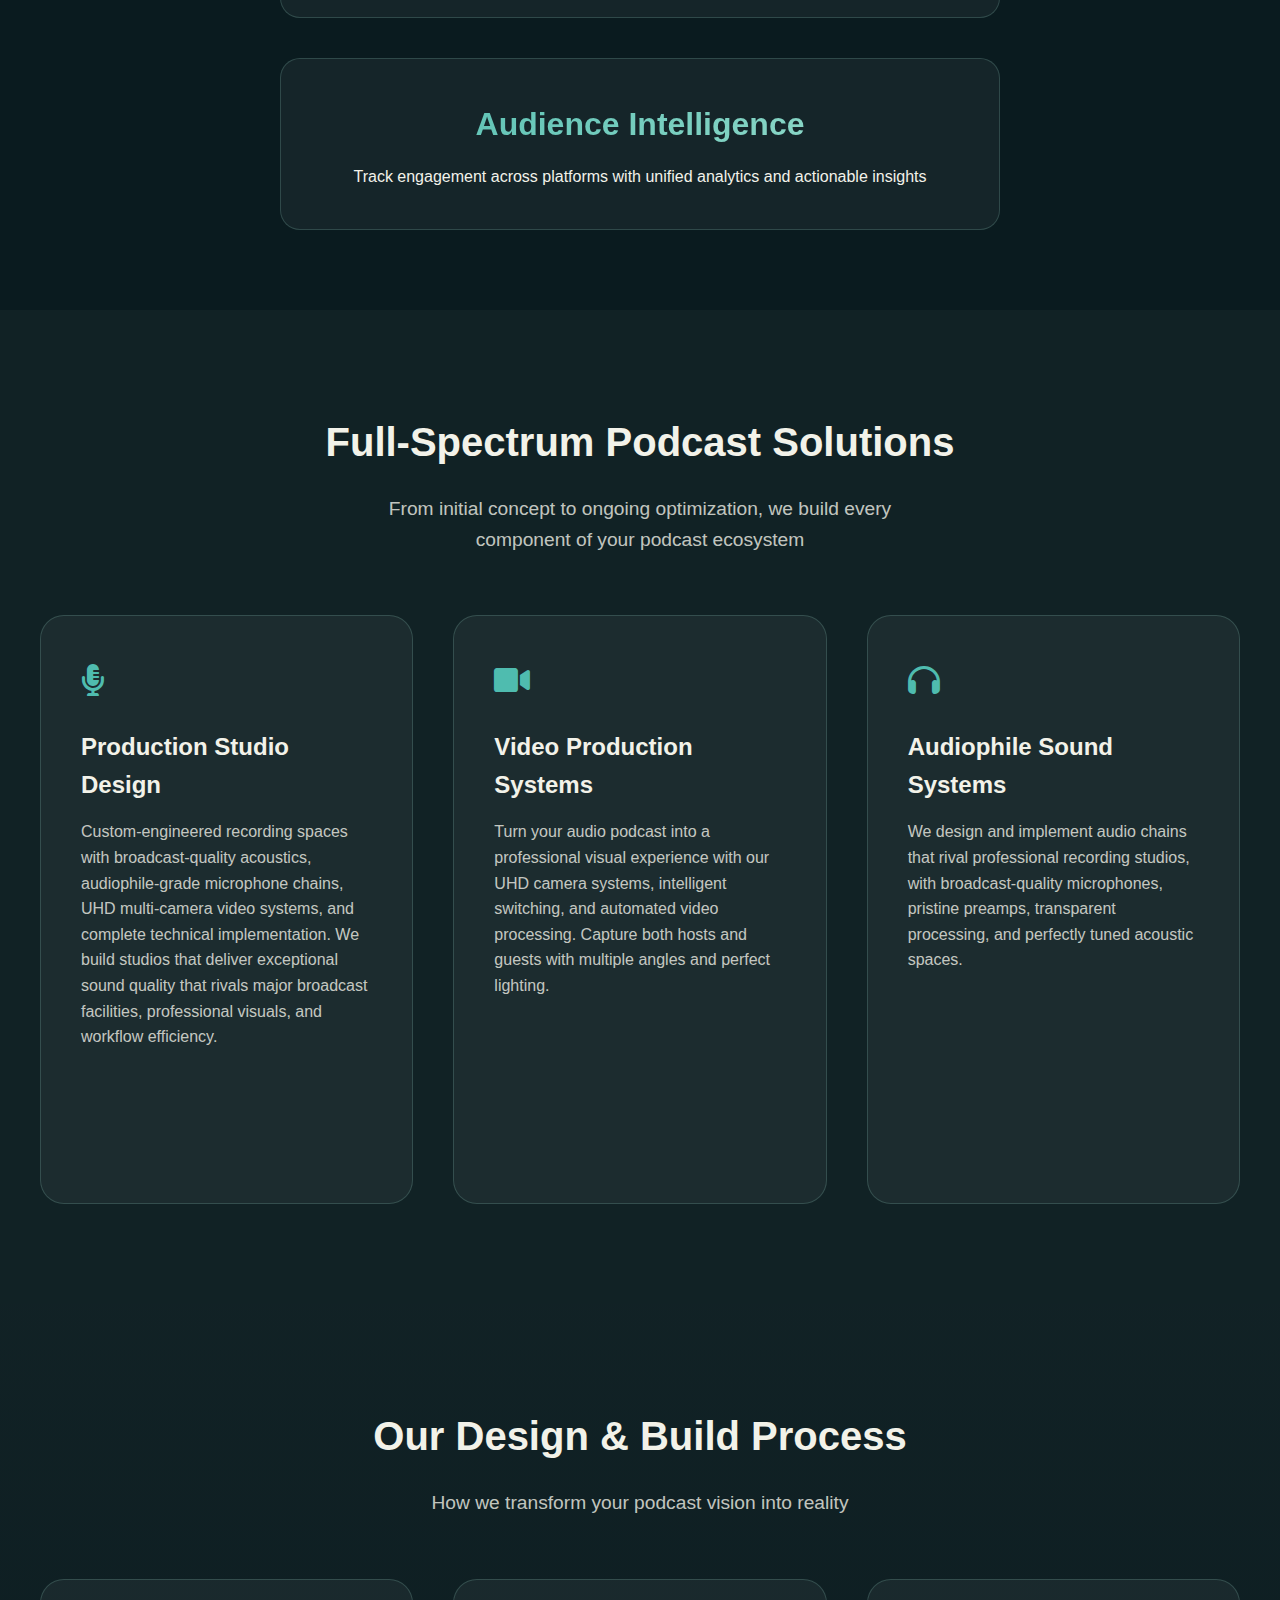
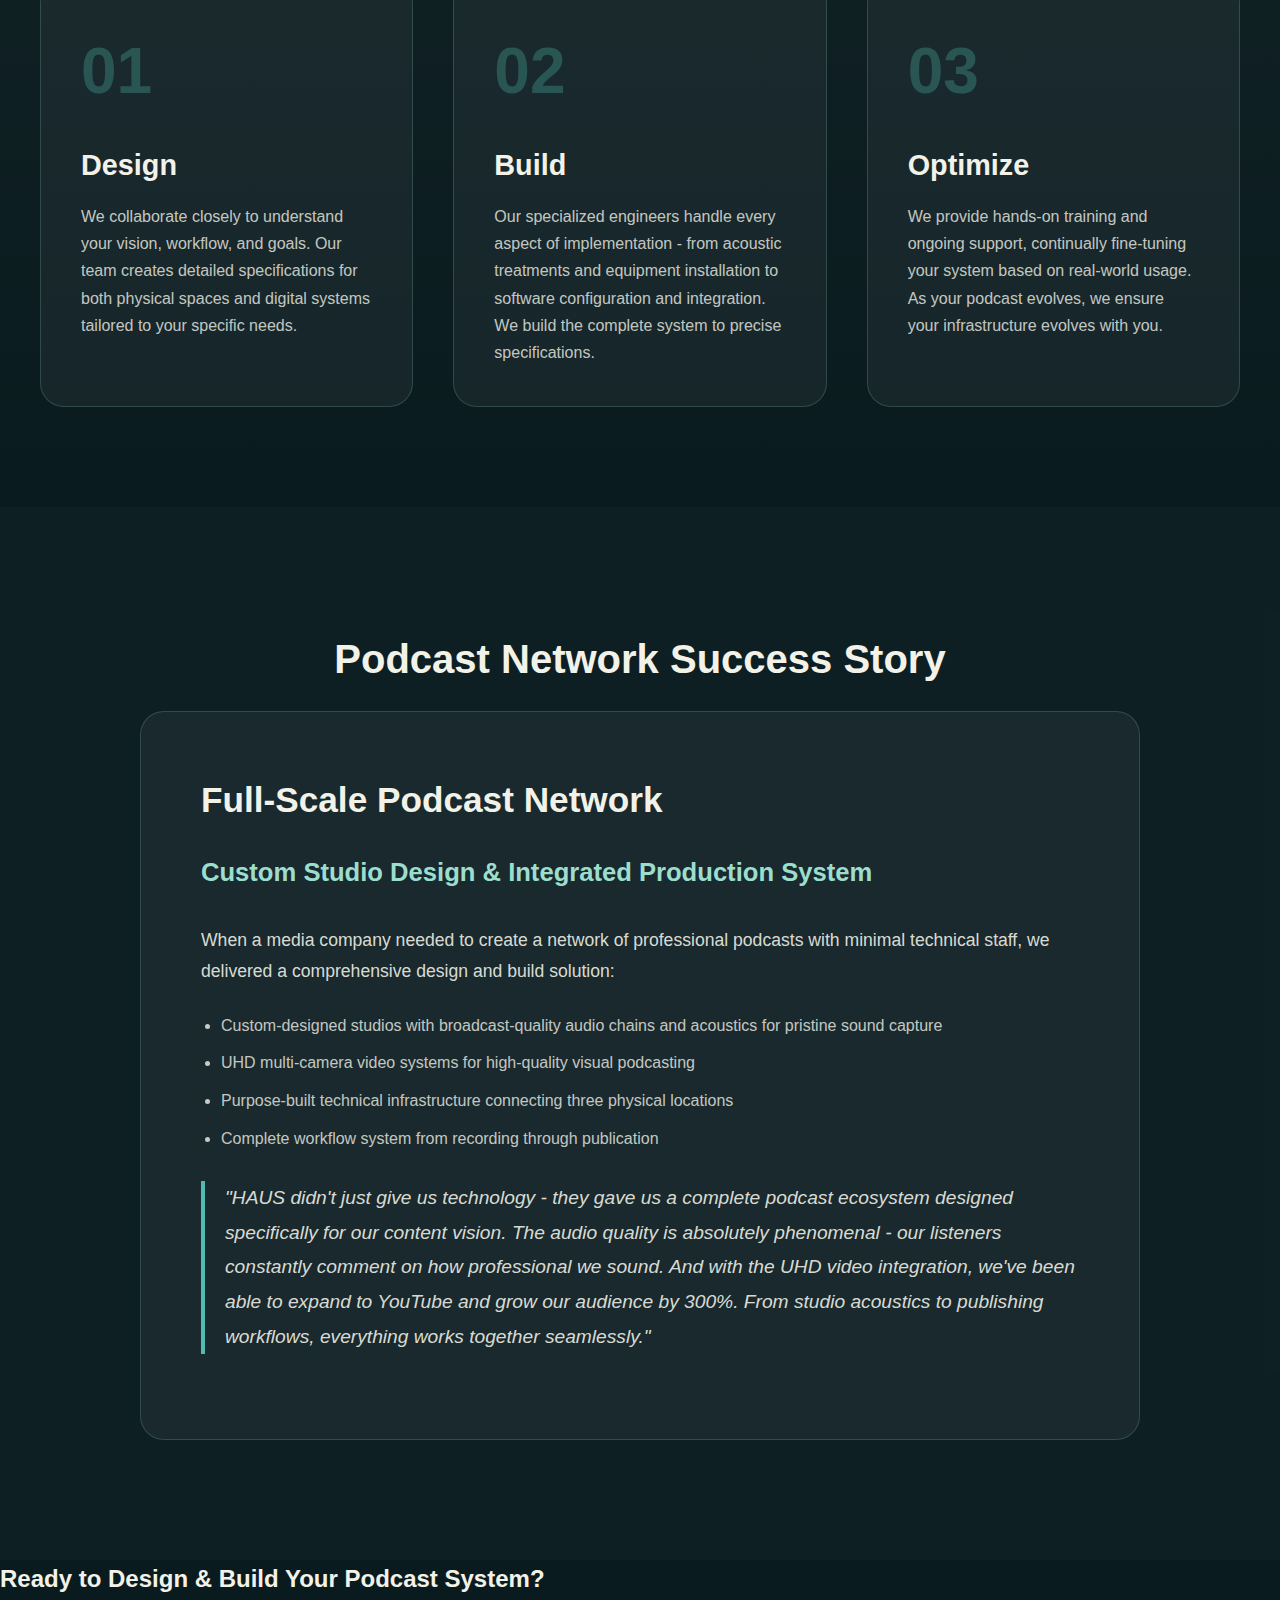
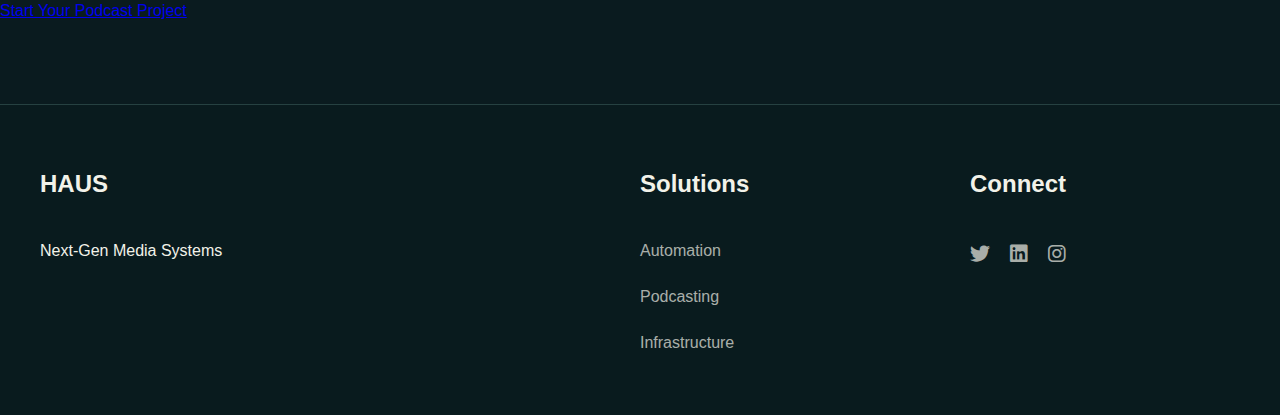
<file: z_OLD/podcasting copy 3.html>
<!DOCTYPE html>
<html lang="en">
<head>
    <meta charset="UTF-8">
    <meta name="viewport" content="width=device-width, initial-scale=1.0">
    <title>Podcasting Solutions | HAUS Media Systems</title>
    <link href="https://cdnjs.cloudflare.com/ajax/libs/font-awesome/6.0.0/css/all.min.css" rel="stylesheet">
    <link rel="stylesheet" href="styles.css">
</head>
<body>
    <nav class="glass-nav">
        <a href="index.html" class="logo">HAUS</a>
        <div class="nav-links">
            <a href="index.html#solutions">Solutions</a>
            <a href="index.html#case-studies">Results</a>
            <a href="index.html#statistics">Impact</a>
            <a href="intake.html">Intake</a>
            <a href="index.html#contact">Connect</a>
        </div>
    </nav>

    <header class="hero">
        <div class="hero-content">
            <h1>Custom Podcast Systems: Design to Delivery</h1>
            <p>From initial concept to full-scale production, we design and build complete podcast ecosystems with audiophile-grade sound and UHD video capabilities tailored to your unique needs. Ready to transform your audio and video vision? 🎙️ 🎥</p>
            <a href="#podcast-details" class="engineer-button">Explore Podcasting</a>
            <p>End-to-end custom design, implementation, and optimization for podcast creators and networks.</p>
        </div>
    </header>

    <section id="podcast-details" class="automation-section">
        <h2 class="section-title">Custom-Designed Podcast Ecosystems</h2>
        <p class="section-subtitle">Studio-quality sound and professional video engineered for your specific podcasting vision</p>

        <div class="stats-grid">
            <div class="stat-card">
                <div class="stat-number">Studio Design & Build</div>
                <div class="stat-label">Custom-engineered recording environments with audiophile-grade sound capture, UHD camera systems, broadcast-quality acoustics, and complete technical implementation</div>
            </div>
            <div class="stat-card">
                <div class="stat-number">Multi-Platform Publishing</div>
                <div class="stat-label">Push to every podcast platform with a single click, complete with customized artwork and descriptions</div>
            </div>
            <div class="stat-card">
                <div class="stat-number">Audience Intelligence</div>
                <div class="stat-label">Track engagement across platforms with unified analytics and actionable insights</div>
            </div>
        </div>
    </section>

    <section id="solutions" class="solutions-section">
        <h2 class="section-title">Full-Spectrum Podcast Solutions</h2>
        <p class="section-subtitle">From initial concept to ongoing optimization, we build every component of your podcast ecosystem</p>
        
        <div class="solution-grid">
            <div class="solution-card">
                <div class="card-icon"><i class="fas fa-microphone-alt"></i></div>
                <h3>Production Studio Design</h3>
                <p>Custom-engineered recording spaces with broadcast-quality acoustics, audiophile-grade microphone chains, UHD multi-camera video systems, and complete technical implementation. We build studios that deliver exceptional sound quality that rivals major broadcast facilities, professional visuals, and workflow efficiency.</p>
                <div class="card-hover">
                    <ul>
                        <li>Audiophile Sound Capture 🎧</li>
                        <li>UHD Camera Systems 🎥</li>
                        <li>Broadcast-grade Acoustics 🔊</li>
                    </ul>
                </div>
            </div>
            
            <div class="solution-card">
                <div class="card-icon"><i class="fas fa-video"></i></div>
                <h3>Video Production Systems</h3>
                <p>Turn your audio podcast into a professional visual experience with our UHD camera systems, intelligent switching, and automated video processing. Capture both hosts and guests with multiple angles and perfect lighting.</p>
                <div class="card-hover">
                    <ul>
                        <li>Multi-Camera UHD Capture 🎬</li>
                        <li>Automated Switching 🔄</li>
                        <li>Visual Asset Generation 🖼️</li>
                    </ul>
                </div>
            </div>
            
            <div class="solution-card">
                <div class="card-icon"><i class="fas fa-headphones"></i></div>
                <h3>Audiophile Sound Systems</h3>
                <p>We design and implement audio chains that rival professional recording studios, with broadcast-quality microphones, pristine preamps, transparent processing, and perfectly tuned acoustic spaces.</p>
                <div class="card-hover">
                    <ul>
                        <li>Studio-grade Signal Chain 🎛️</li>
                        <li>Precision Acoustic Design 📐</li>
                        <li>Transparent Processing 🔄</li>
                    </ul>
                </div>
            </div>
        </div>
    </section>

    <section id="podcast-workflow" class="workflow-section">
        <h2 class="section-title">Our Design & Build Process</h2>
        <p class="section-subtitle">How we transform your podcast vision into reality</p>
        
        <div class="workflow-grid">
            <div class="workflow-card">
                <div class="workflow-number">01</div>
                <h3>Design</h3>
                <p>We collaborate closely to understand your vision, workflow, and goals. Our team creates detailed specifications for both physical spaces and digital systems tailored to your specific needs.</p>
            </div>
            
            <div class="workflow-card">
                <div class="workflow-number">02</div>
                <h3>Build</h3>
                <p>Our specialized engineers handle every aspect of implementation - from acoustic treatments and equipment installation to software configuration and integration. We build the complete system to precise specifications.</p>
            </div>
            
            <div class="workflow-card">
                <div class="workflow-number">03</div>
                <h3>Optimize</h3>
                <p>We provide hands-on training and ongoing support, continually fine-tuning your system based on real-world usage. As your podcast evolves, we ensure your infrastructure evolves with you.</p>
            </div>
        </div>
    </section>

    <section id="podcast-case-study" class="case-study-section">
        <h2 class="section-title">Podcast Network Success Story</h2>
        
        <div class="featured-case-study">
            <div class="case-study-content">
                <h3>Full-Scale Podcast Network</h3>
                <p class="case-study-metric">Custom Studio Design & Integrated Production System</p>
                <p>When a media company needed to create a network of professional podcasts with minimal technical staff, we delivered a comprehensive design and build solution:</p>
                <ul>
                    <li>Custom-designed studios with broadcast-quality audio chains and acoustics for pristine sound capture</li>
                    <li>UHD multi-camera video systems for high-quality visual podcasting</li>
                    <li>Purpose-built technical infrastructure connecting three physical locations</li>
                    <li>Complete workflow system from recording through publication</li>
                </ul>
                <p class="case-study-quote">"HAUS didn't just give us technology - they gave us a complete podcast ecosystem designed specifically for our content vision. The audio quality is absolutely phenomenal - our listeners constantly comment on how professional we sound. And with the UHD video integration, we've been able to expand to YouTube and grow our audience by 300%. From studio acoustics to publishing workflows, everything works together seamlessly."</p>
            </div>
        </div>
    </section>

    <section id="cta" class="transform-section">
        <h2 class="transform-title">Ready to Design & Build Your Podcast System?</h2>
        <div class="transform-cta">
            <a href="intake.html" class="engineer-button">Start Your Podcast Project</a>
        </div>
    </section>

    <footer>
        <div class="footer-content">
            <div class="footer-col">
                <h3>HAUS</h3>
                <p>Next-Gen Media Systems</p>
            </div>
            <div class="footer-col">
                <h3>Solutions</h3>
                <a href="automation.html">Automation</a>
                <a href="podcasting.html">Podcasting</a>
                <a href="infrastructure.html">Infrastructure</a>
            </div>
            <div class="footer-col">
                <h3>Connect</h3>
                <div class="social-links">
                    <a href="#" class="social-icon"><i class="fab fa-twitter"></i></a>
                    <a href="#" class="social-icon"><i class="fab fa-linkedin"></i></a>
                    <a href="#" class="social-icon"><i class="fab fa-instagram"></i></a>
                </div>
            </div>
        </div>
    </footer>
</body>
</html>
</file>
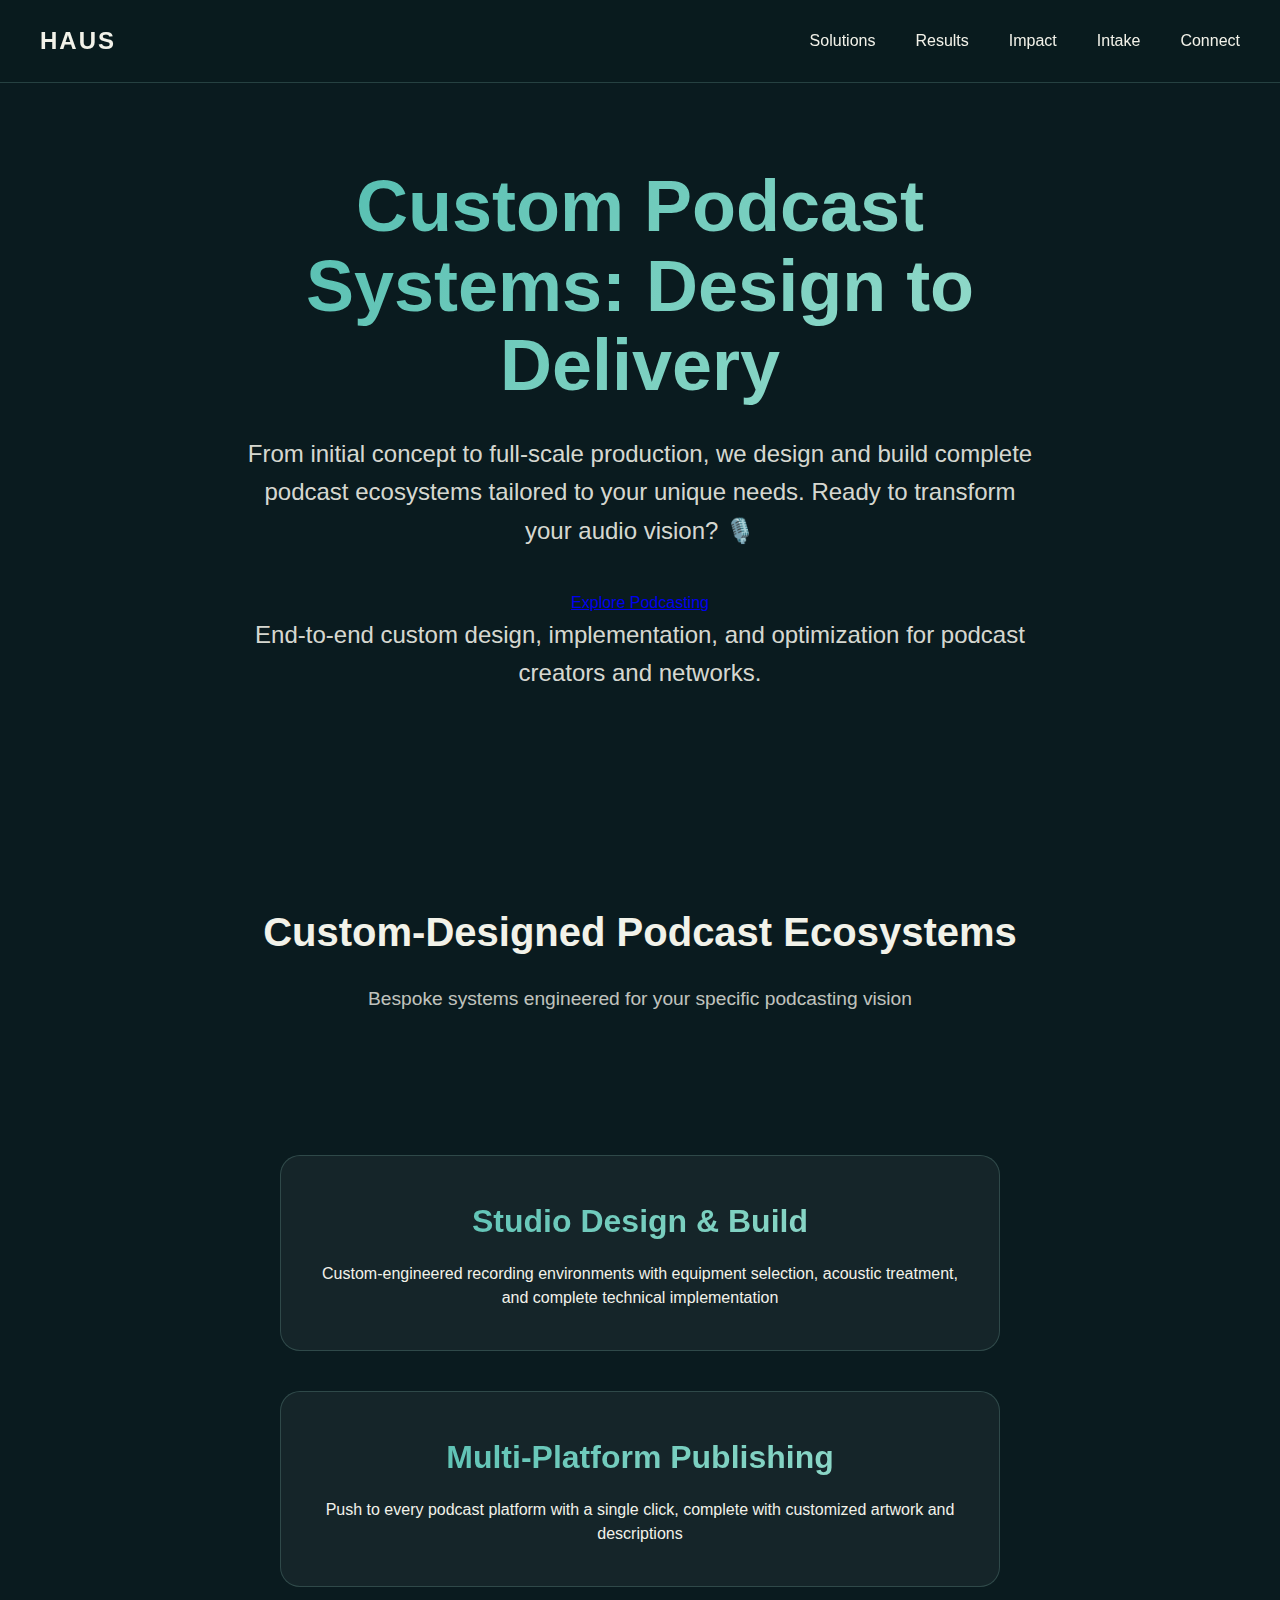
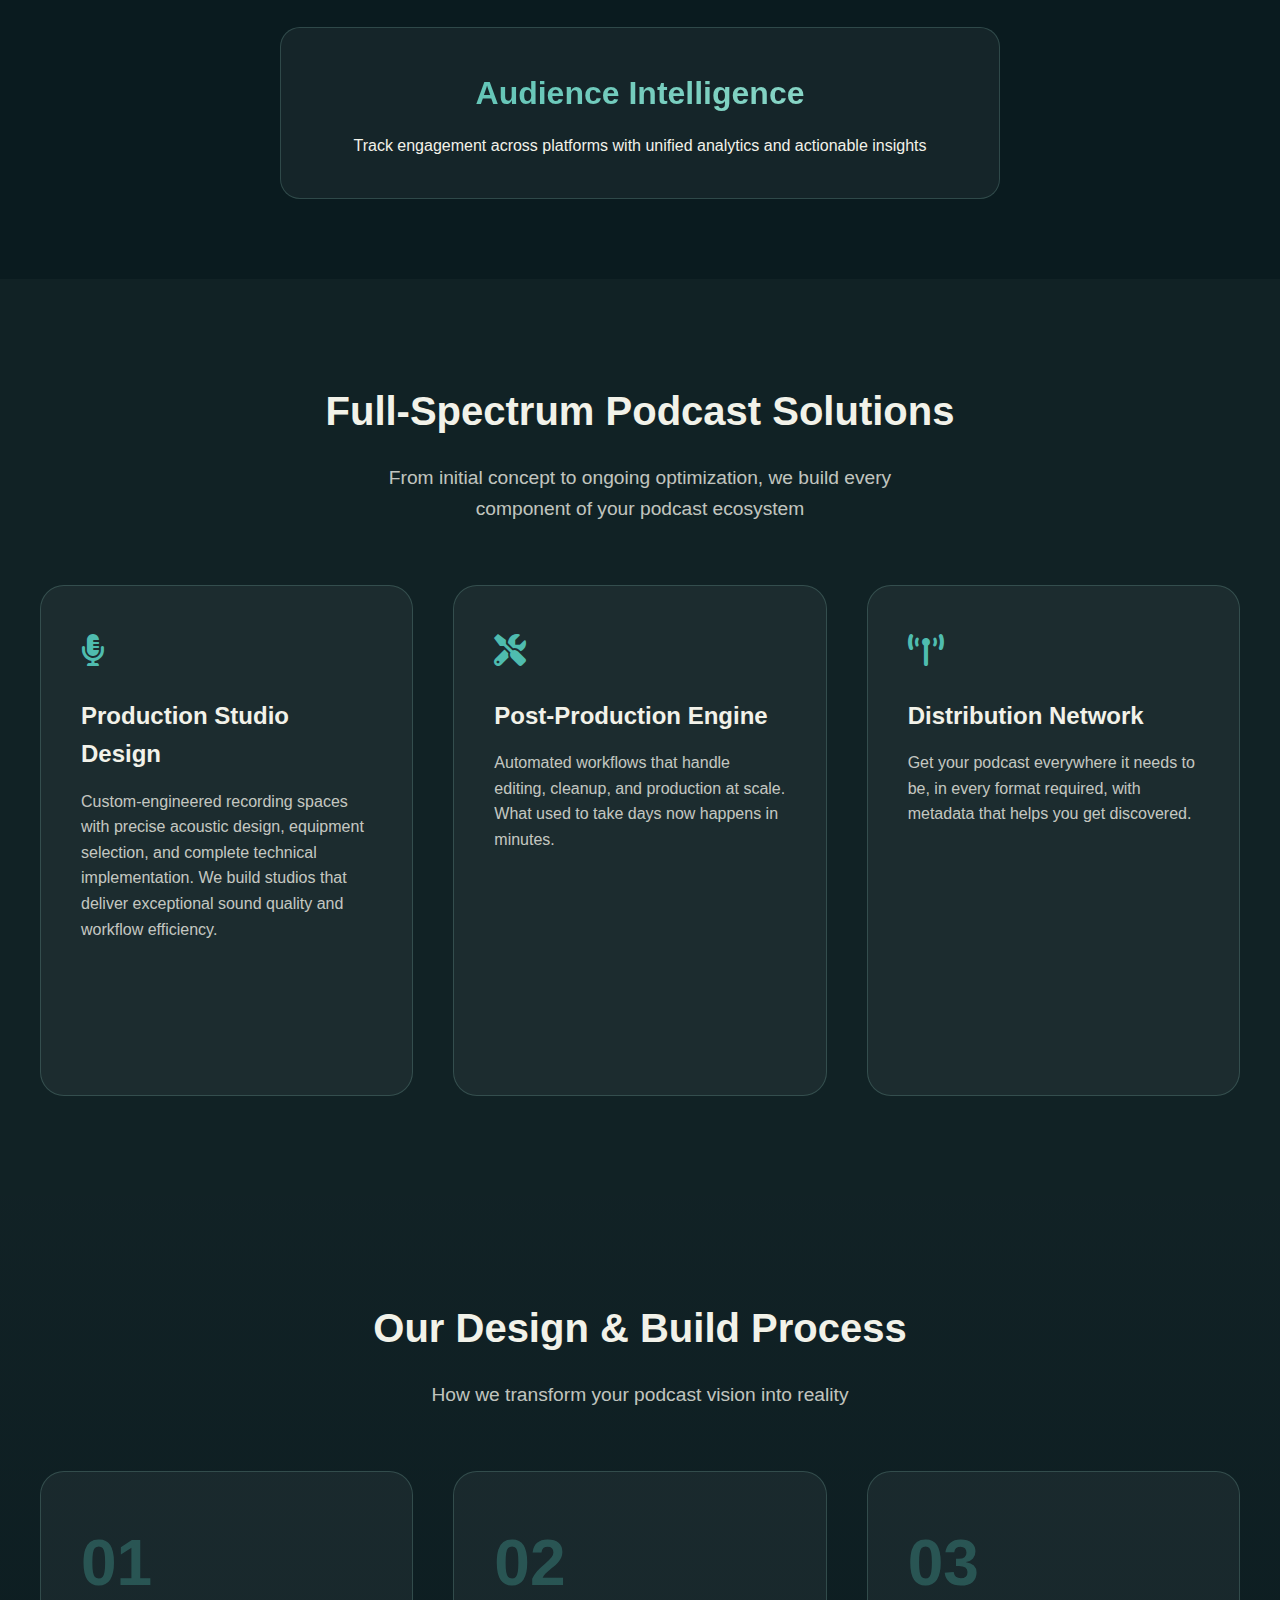
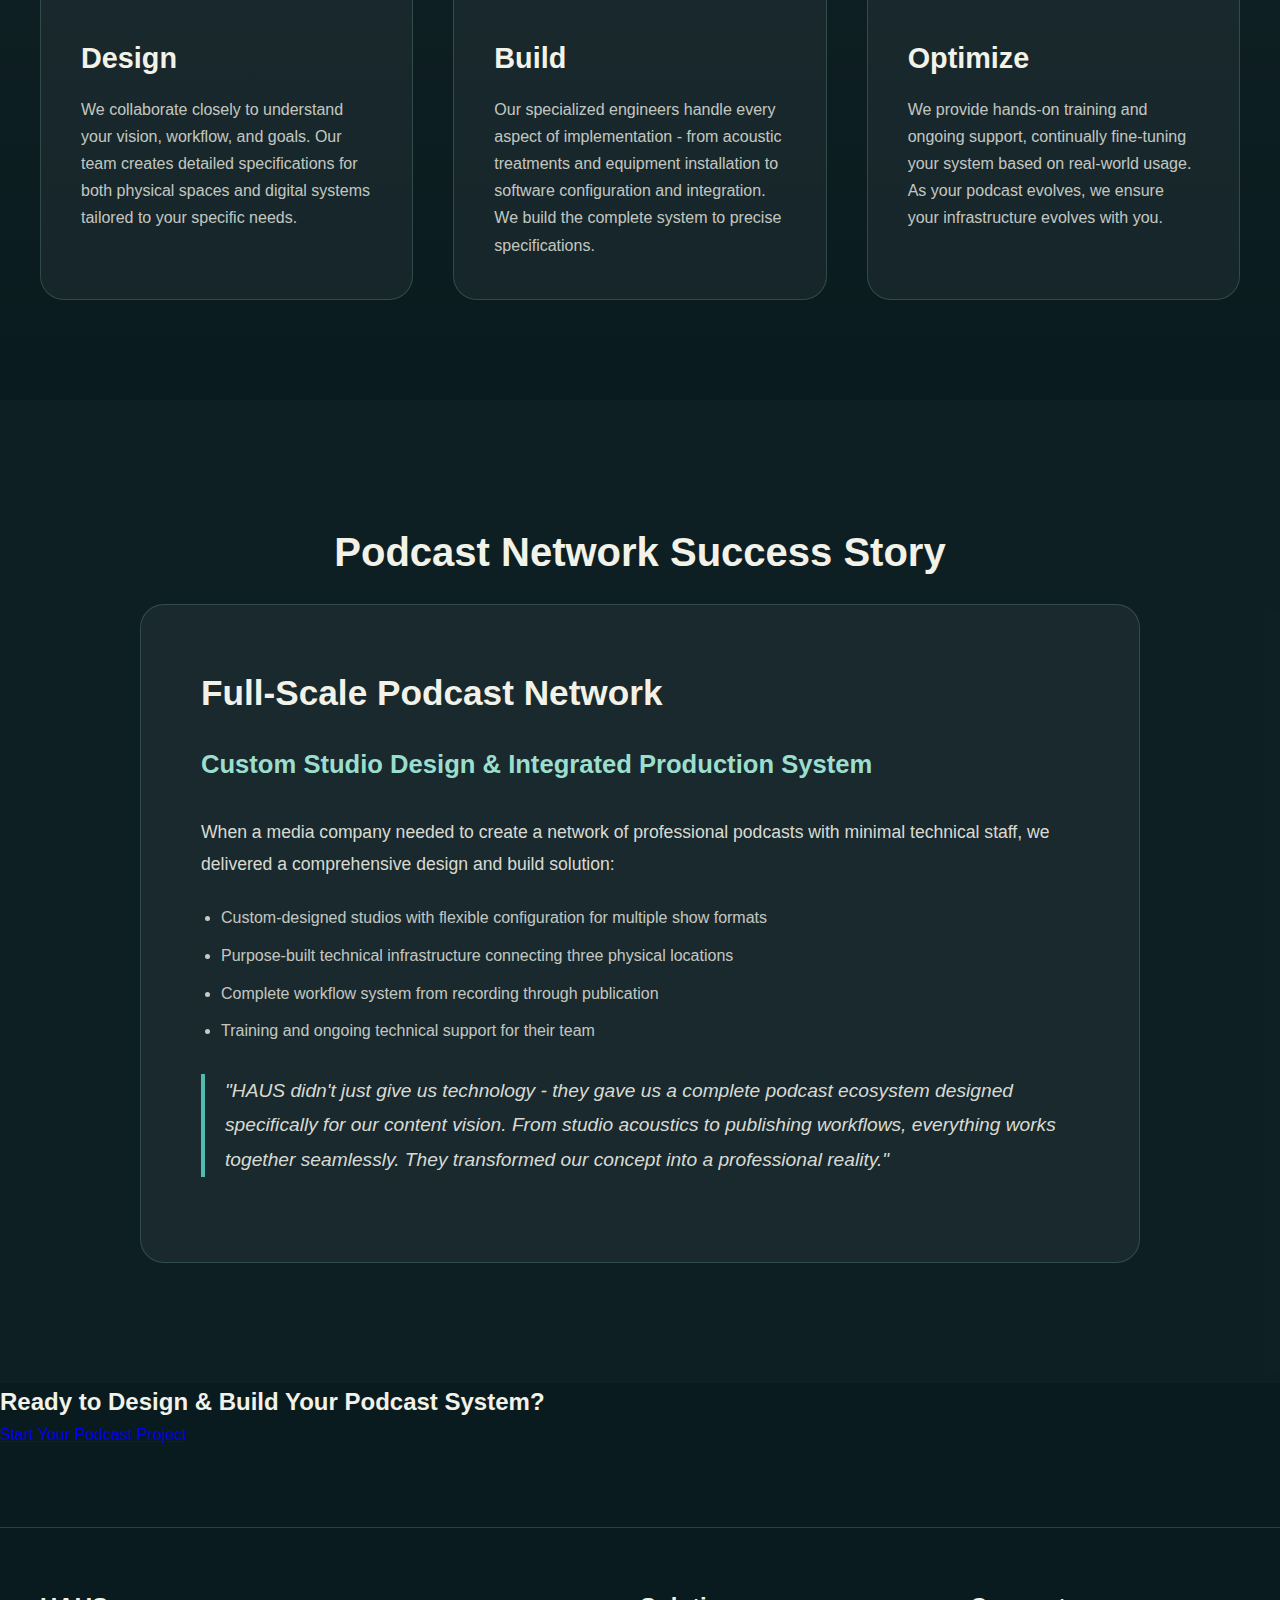
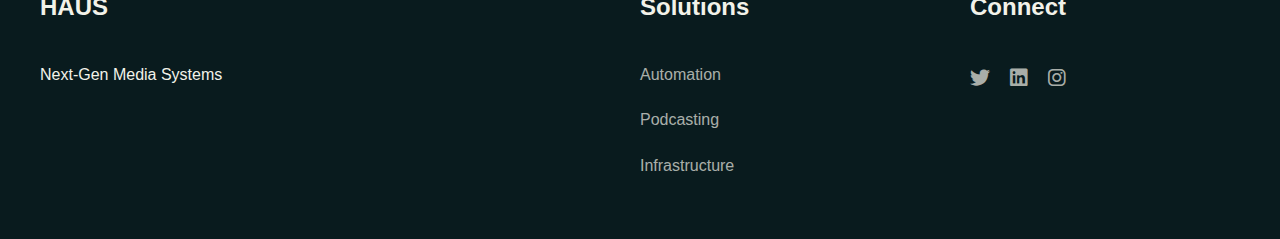
<file: z_OLD/podcasting copy.html>
<!DOCTYPE html>
<html lang="en">
<head>
    <meta charset="UTF-8">
    <meta name="viewport" content="width=device-width, initial-scale=1.0">
    <title>Podcasting Solutions | HAUS Media Systems</title>
    <link href="https://cdnjs.cloudflare.com/ajax/libs/font-awesome/6.0.0/css/all.min.css" rel="stylesheet">
    <link rel="stylesheet" href="styles.css">
</head>
<body>
    <nav class="glass-nav">
        <a href="index.html" class="logo">HAUS</a>
        <div class="nav-links">
            <a href="index.html#solutions">Solutions</a>
            <a href="index.html#case-studies">Results</a>
            <a href="index.html#statistics">Impact</a>
            <a href="intake.html">Intake</a>
            <a href="index.html#contact">Connect</a>
        </div>
    </nav>

    <header class="hero">
        <div class="hero-content">
            <h1>Custom Podcast Systems: Design to Delivery</h1>
            <p>From initial concept to full-scale production, we design and build complete podcast ecosystems tailored to your unique needs. Ready to transform your audio vision? 🎙️</p>
            <a href="#podcast-details" class="engineer-button">Explore Podcasting</a>
            <p>End-to-end custom design, implementation, and optimization for podcast creators and networks.</p>
        </div>
    </header>

    <section id="podcast-details" class="automation-section">
        <h2 class="section-title">Custom-Designed Podcast Ecosystems</h2>
        <p class="section-subtitle">Bespoke systems engineered for your specific podcasting vision</p>

        <div class="stats-grid">
            <div class="stat-card">
                <div class="stat-number">Studio Design & Build</div>
                <div class="stat-label">Custom-engineered recording environments with equipment selection, acoustic treatment, and complete technical implementation</div>
            </div>
            <div class="stat-card">
                <div class="stat-number">Multi-Platform Publishing</div>
                <div class="stat-label">Push to every podcast platform with a single click, complete with customized artwork and descriptions</div>
            </div>
            <div class="stat-card">
                <div class="stat-number">Audience Intelligence</div>
                <div class="stat-label">Track engagement across platforms with unified analytics and actionable insights</div>
            </div>
        </div>
    </section>

    <section id="solutions" class="solutions-section">
        <h2 class="section-title">Full-Spectrum Podcast Solutions</h2>
        <p class="section-subtitle">From initial concept to ongoing optimization, we build every component of your podcast ecosystem</p>
        
        <div class="solution-grid">
            <div class="solution-card">
                <div class="card-icon"><i class="fas fa-microphone-alt"></i></div>
                <h3>Production Studio Design</h3>
                <p>Custom-engineered recording spaces with precise acoustic design, equipment selection, and complete technical implementation. We build studios that deliver exceptional sound quality and workflow efficiency.</p>
                <div class="card-hover">
                    <ul>
                        <li>Acoustic Engineering 🔊</li>
                        <li>Equipment Integration 🎛️</li>
                        <li>Remote Connection Systems 🌐</li>
                    </ul>
                </div>
            </div>
            
            <div class="solution-card">
                <div class="card-icon"><i class="fas fa-tools"></i></div>
                <h3>Post-Production Engine</h3>
                <p>Automated workflows that handle editing, cleanup, and production at scale. What used to take days now happens in minutes.</p>
                <div class="card-hover">
                    <ul>
                        <li>Smart Content Editing ✂️</li>
                        <li>Auto-generated Highlights 🔍</li>
                        <li>Transcript & Show Notes 📝</li>
                    </ul>
                </div>
            </div>
            
            <div class="solution-card">
                <div class="card-icon"><i class="fas fa-broadcast-tower"></i></div>
                <h3>Distribution Network</h3>
                <p>Get your podcast everywhere it needs to be, in every format required, with metadata that helps you get discovered.</p>
                <div class="card-hover">
                    <ul>
                        <li>Multi-platform Publishing 🌐</li>
                        <li>Social Clip Generator 📱</li>
                        <li>SEO Optimization 📊</li>
                    </ul>
                </div>
            </div>
        </div>
    </section>

    <section id="podcast-workflow" class="workflow-section">
        <h2 class="section-title">Our Design & Build Process</h2>
        <p class="section-subtitle">How we transform your podcast vision into reality</p>
        
        <div class="workflow-grid">
            <div class="workflow-card">
                <div class="workflow-number">01</div>
                <h3>Design</h3>
                <p>We collaborate closely to understand your vision, workflow, and goals. Our team creates detailed specifications for both physical spaces and digital systems tailored to your specific needs.</p>
            </div>
            
            <div class="workflow-card">
                <div class="workflow-number">02</div>
                <h3>Build</h3>
                <p>Our specialized engineers handle every aspect of implementation - from acoustic treatments and equipment installation to software configuration and integration. We build the complete system to precise specifications.</p>
            </div>
            
            <div class="workflow-card">
                <div class="workflow-number">03</div>
                <h3>Optimize</h3>
                <p>We provide hands-on training and ongoing support, continually fine-tuning your system based on real-world usage. As your podcast evolves, we ensure your infrastructure evolves with you.</p>
            </div>
        </div>
    </section>

    <section id="podcast-case-study" class="case-study-section">
        <h2 class="section-title">Podcast Network Success Story</h2>
        
        <div class="featured-case-study">
            <div class="case-study-content">
                <h3>Full-Scale Podcast Network</h3>
                <p class="case-study-metric">Custom Studio Design & Integrated Production System</p>
                <p>When a media company needed to create a network of professional podcasts with minimal technical staff, we delivered a comprehensive design and build solution:</p>
                <ul>
                    <li>Custom-designed studios with flexible configuration for multiple show formats</li>
                    <li>Purpose-built technical infrastructure connecting three physical locations</li>
                    <li>Complete workflow system from recording through publication</li>
                    <li>Training and ongoing technical support for their team</li>
                </ul>
                <p class="case-study-quote">"HAUS didn't just give us technology - they gave us a complete podcast ecosystem designed specifically for our content vision. From studio acoustics to publishing workflows, everything works together seamlessly. They transformed our concept into a professional reality."</p>
            </div>
        </div>
    </section>

    <section id="cta" class="transform-section">
        <h2 class="transform-title">Ready to Design & Build Your Podcast System?</h2>
        <div class="transform-cta">
            <a href="intake.html" class="engineer-button">Start Your Podcast Project</a>
        </div>
    </section>

    <footer>
        <div class="footer-content">
            <div class="footer-col">
                <h3>HAUS</h3>
                <p>Next-Gen Media Systems</p>
            </div>
            <div class="footer-col">
                <h3>Solutions</h3>
                <a href="automation.html">Automation</a>
                <a href="podcasting.html">Podcasting</a>
                <a href="infrastructure.html">Infrastructure</a>
            </div>
            <div class="footer-col">
                <h3>Connect</h3>
                <div class="social-links">
                    <a href="#" class="social-icon"><i class="fab fa-twitter"></i></a>
                    <a href="#" class="social-icon"><i class="fab fa-linkedin"></i></a>
                    <a href="#" class="social-icon"><i class="fab fa-instagram"></i></a>
                </div>
            </div>
        </div>
    </footer>
</body>
</html>
</file>
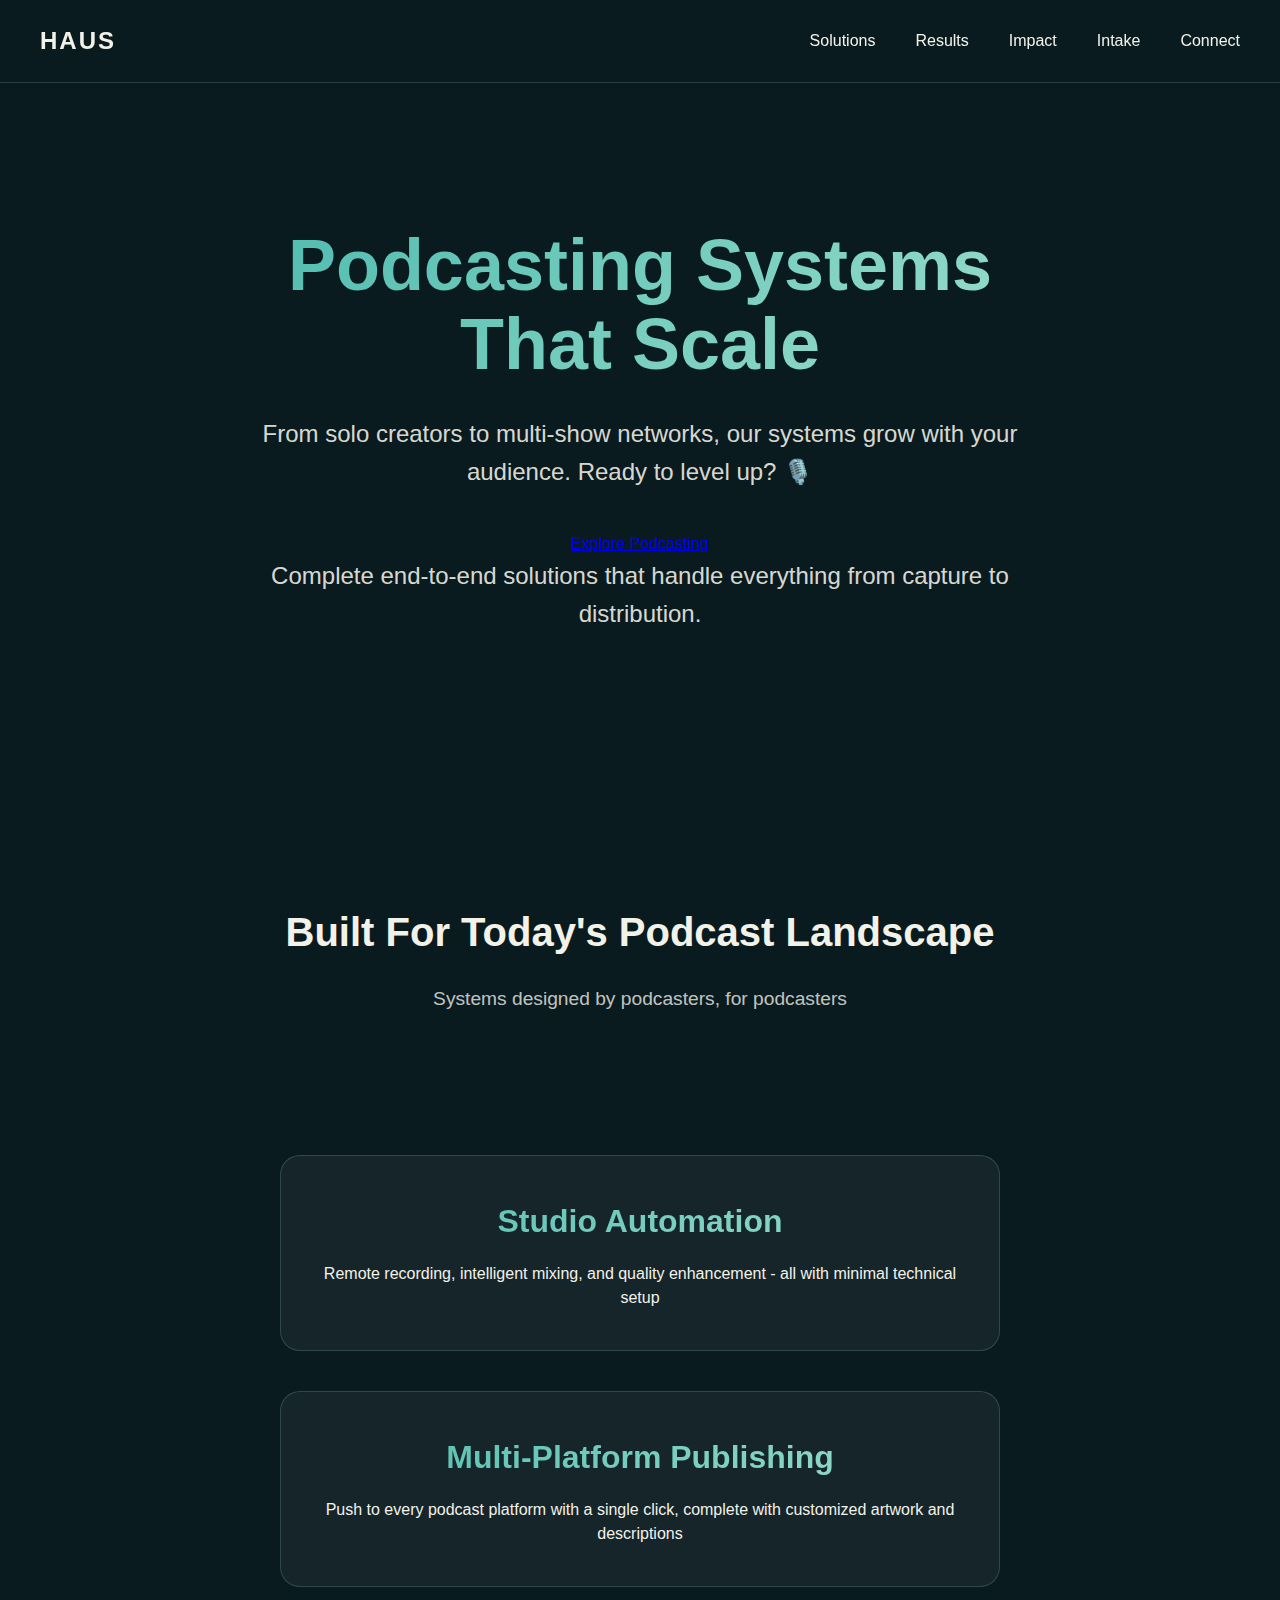
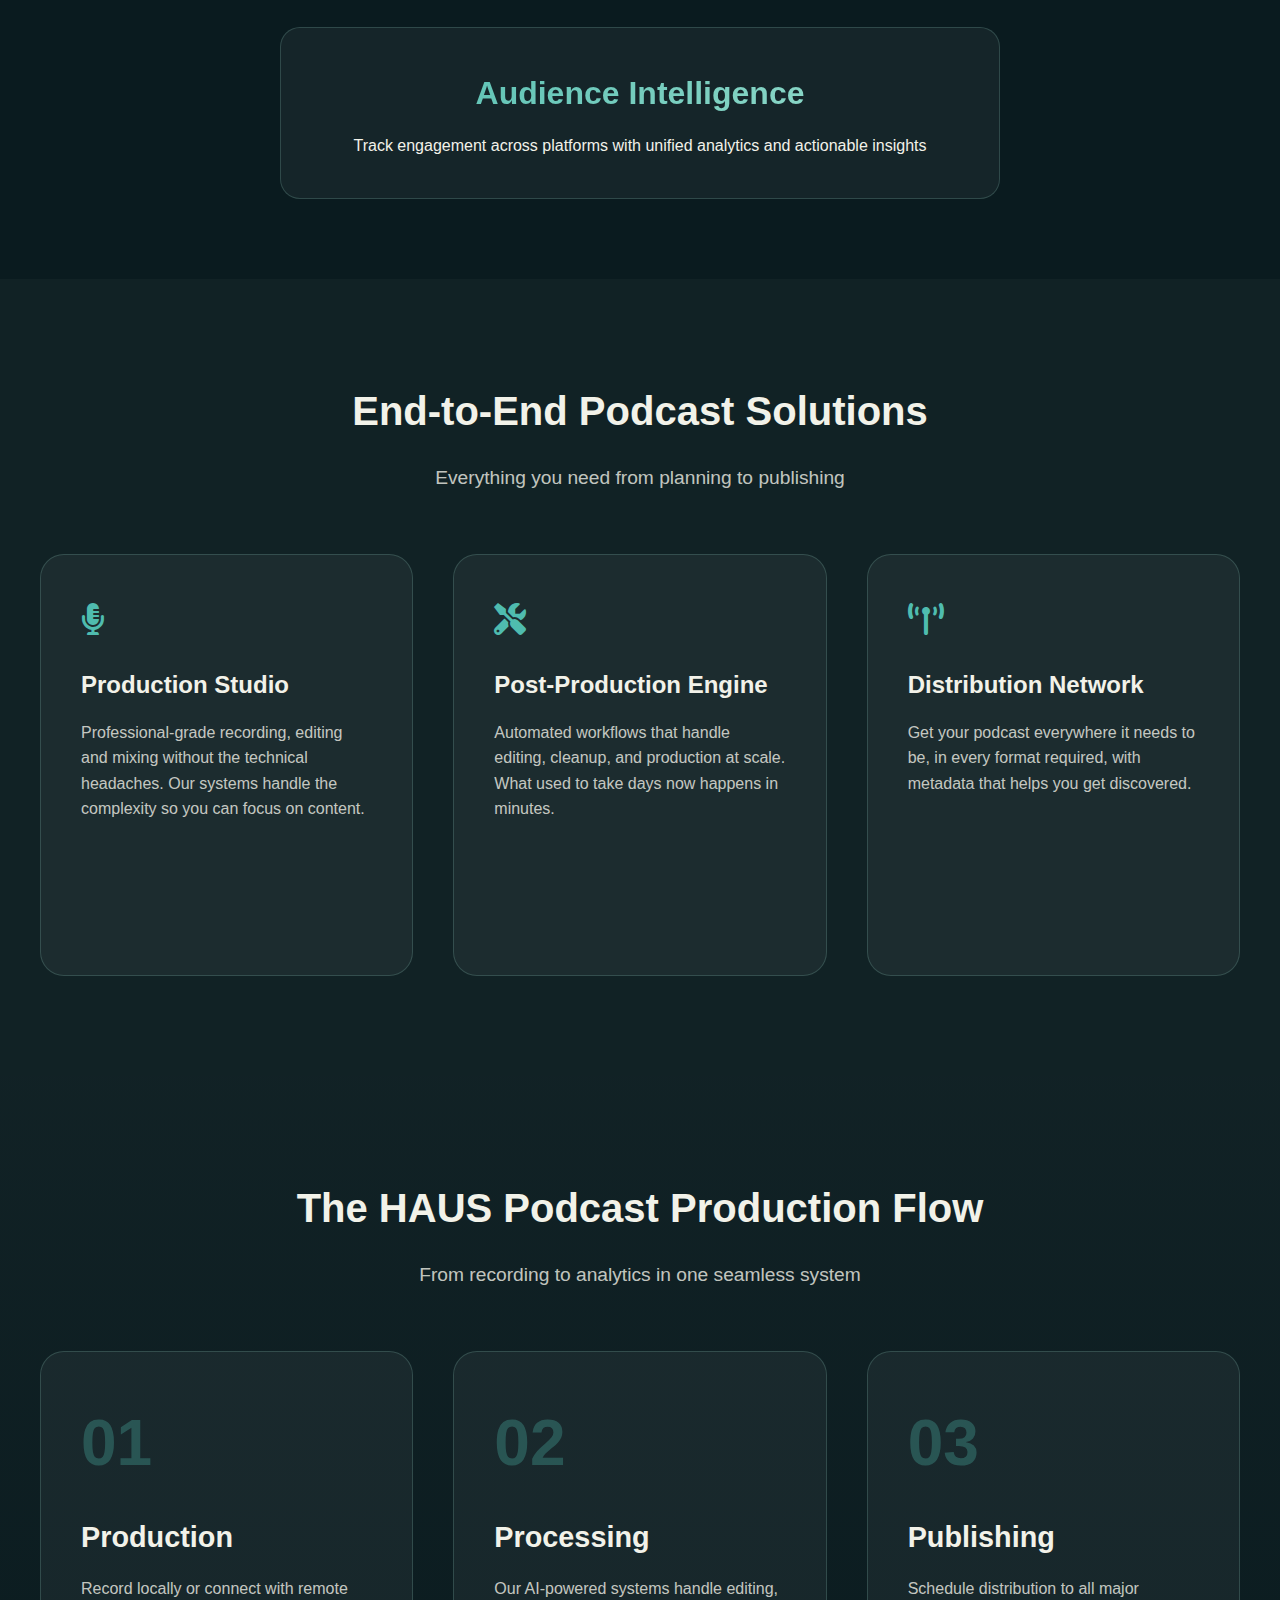
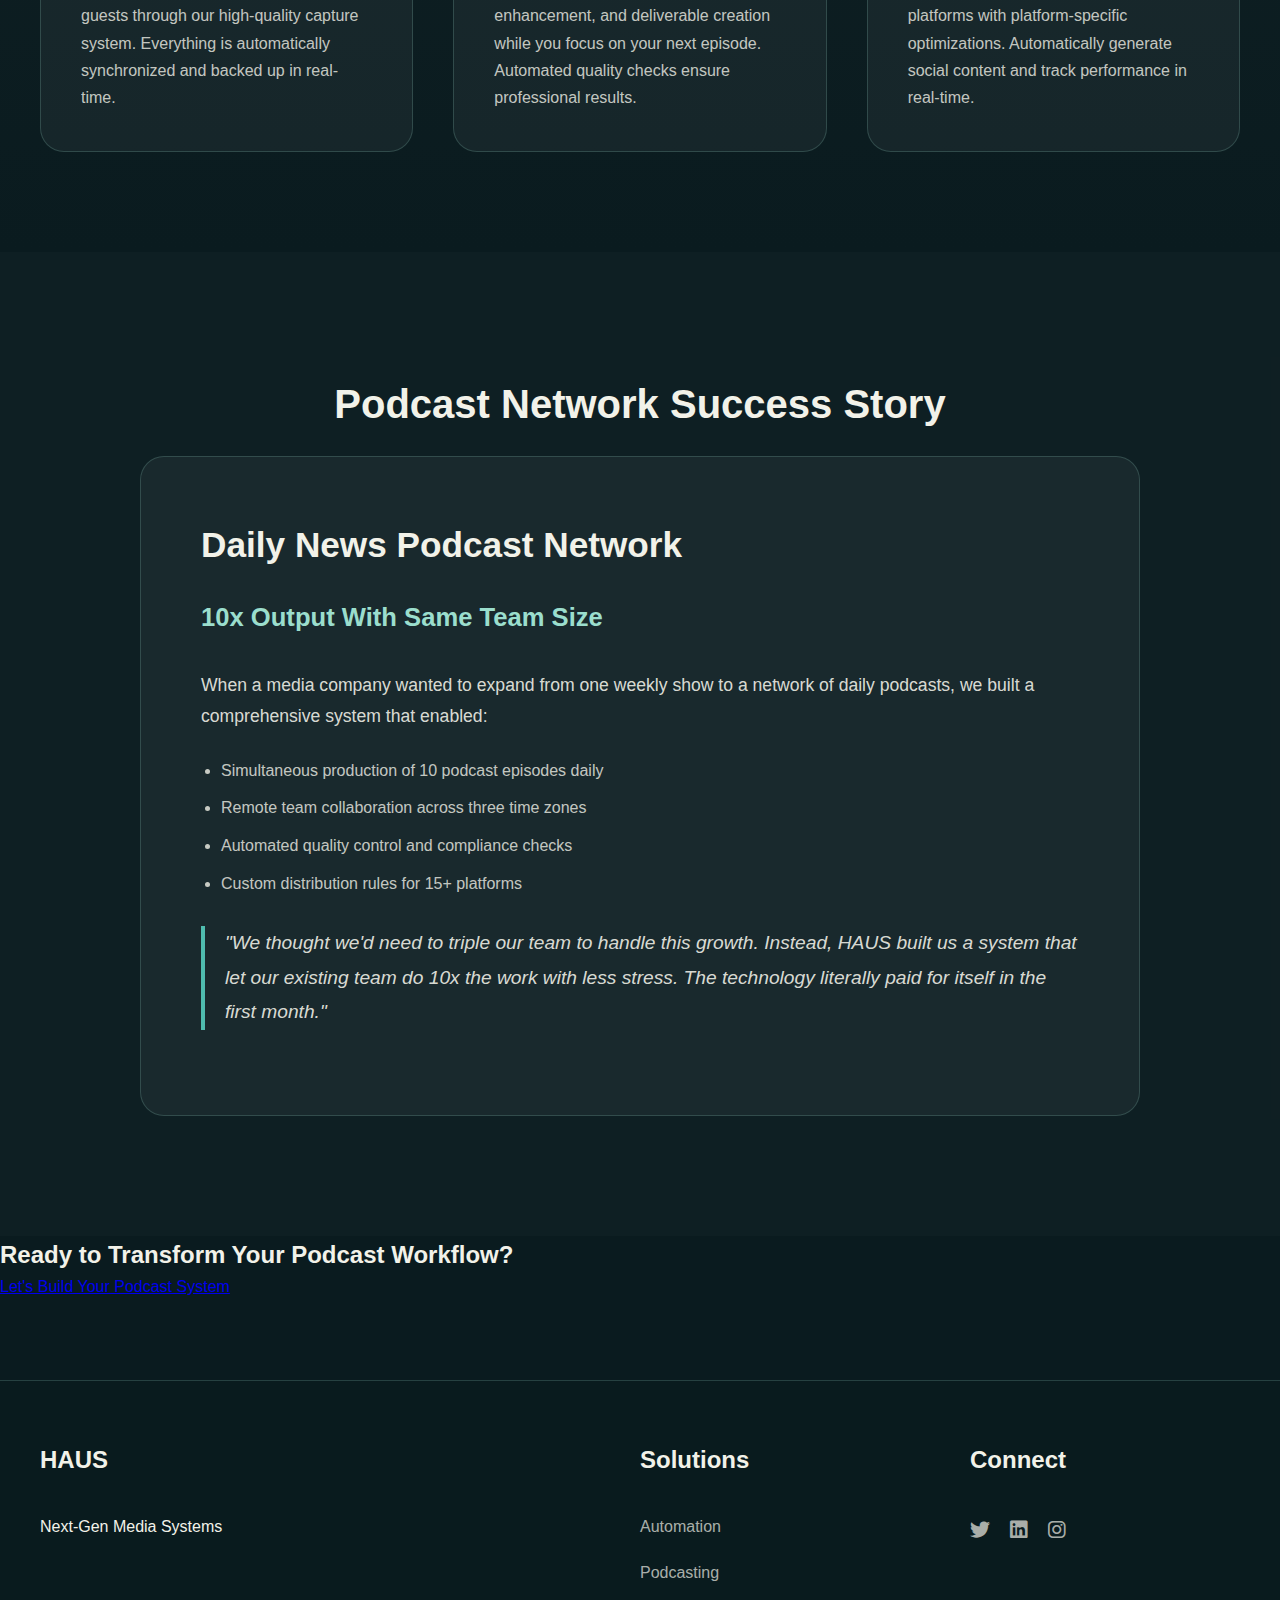
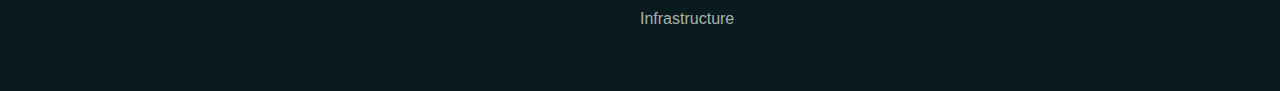
<file: z_OLD/podcasting.html>
<!DOCTYPE html>
<html lang="en">
<head>
    <meta charset="UTF-8">
    <meta name="viewport" content="width=device-width, initial-scale=1.0">
    <title>Podcasting Solutions | HAUS Media Systems</title>
    <link href="https://cdnjs.cloudflare.com/ajax/libs/font-awesome/6.0.0/css/all.min.css" rel="stylesheet">
    <link rel="stylesheet" href="styles.css">
</head>
<body>
    <nav class="glass-nav">
        <a href="index.html" class="logo">HAUS</a>
        <div class="nav-links">
            <a href="index.html#solutions">Solutions</a>
            <a href="index.html#case-studies">Results</a>
            <a href="index.html#statistics">Impact</a>
            <a href="intake.html">Intake</a>
            <a href="index.html#contact">Connect</a>
        </div>
    </nav>

    <header class="hero">
        <div class="hero-content">
            <h1>Podcasting Systems That Scale</h1>
            <p>From solo creators to multi-show networks, our systems grow with your audience. Ready to level up? 🎙️</p>
            <a href="#podcast-details" class="engineer-button">Explore Podcasting</a>
            <p>Complete end-to-end solutions that handle everything from capture to distribution.</p>
        </div>
    </header>

    <section id="podcast-details" class="automation-section">
        <h2 class="section-title">Built For Today's Podcast Landscape</h2>
        <p class="section-subtitle">Systems designed by podcasters, for podcasters</p>

        <div class="stats-grid">
            <div class="stat-card">
                <div class="stat-number">Studio Automation</div>
                <div class="stat-label">Remote recording, intelligent mixing, and quality enhancement - all with minimal technical setup</div>
            </div>
            <div class="stat-card">
                <div class="stat-number">Multi-Platform Publishing</div>
                <div class="stat-label">Push to every podcast platform with a single click, complete with customized artwork and descriptions</div>
            </div>
            <div class="stat-card">
                <div class="stat-number">Audience Intelligence</div>
                <div class="stat-label">Track engagement across platforms with unified analytics and actionable insights</div>
            </div>
        </div>
    </section>

    <section id="solutions" class="solutions-section">
        <h2 class="section-title">End-to-End Podcast Solutions</h2>
        <p class="section-subtitle">Everything you need from planning to publishing</p>
        
        <div class="solution-grid">
            <div class="solution-card">
                <div class="card-icon"><i class="fas fa-microphone-alt"></i></div>
                <h3>Production Studio</h3>
                <p>Professional-grade recording, editing and mixing without the technical headaches. Our systems handle the complexity so you can focus on content.</p>
                <div class="card-hover">
                    <ul>
                        <li>Multi-track Recording 🎚️</li>
                        <li>AI Audio Enhancement 🔊</li>
                        <li>Remote Guest Magic 🌐</li>
                    </ul>
                </div>
            </div>
            
            <div class="solution-card">
                <div class="card-icon"><i class="fas fa-tools"></i></div>
                <h3>Post-Production Engine</h3>
                <p>Automated workflows that handle editing, cleanup, and production at scale. What used to take days now happens in minutes.</p>
                <div class="card-hover">
                    <ul>
                        <li>Smart Content Editing ✂️</li>
                        <li>Auto-generated Highlights 🔍</li>
                        <li>Transcript & Show Notes 📝</li>
                    </ul>
                </div>
            </div>
            
            <div class="solution-card">
                <div class="card-icon"><i class="fas fa-broadcast-tower"></i></div>
                <h3>Distribution Network</h3>
                <p>Get your podcast everywhere it needs to be, in every format required, with metadata that helps you get discovered.</p>
                <div class="card-hover">
                    <ul>
                        <li>Multi-platform Publishing 🌐</li>
                        <li>Social Clip Generator 📱</li>
                        <li>SEO Optimization 📊</li>
                    </ul>
                </div>
            </div>
        </div>
    </section>

    <section id="podcast-workflow" class="workflow-section">
        <h2 class="section-title">The HAUS Podcast Production Flow</h2>
        <p class="section-subtitle">From recording to analytics in one seamless system</p>
        
        <div class="workflow-grid">
            <div class="workflow-card">
                <div class="workflow-number">01</div>
                <h3>Production</h3>
                <p>Record locally or connect with remote guests through our high-quality capture system. Everything is automatically synchronized and backed up in real-time.</p>
            </div>
            
            <div class="workflow-card">
                <div class="workflow-number">02</div>
                <h3>Processing</h3>
                <p>Our AI-powered systems handle editing, enhancement, and deliverable creation while you focus on your next episode. Automated quality checks ensure professional results.</p>
            </div>
            
            <div class="workflow-card">
                <div class="workflow-number">03</div>
                <h3>Publishing</h3>
                <p>Schedule distribution to all major platforms with platform-specific optimizations. Automatically generate social content and track performance in real-time.</p>
            </div>
        </div>
    </section>

    <section id="podcast-case-study" class="case-study-section">
        <h2 class="section-title">Podcast Network Success Story</h2>
        
        <div class="featured-case-study">
            <div class="case-study-content">
                <h3>Daily News Podcast Network</h3>
                <p class="case-study-metric">10x Output With Same Team Size</p>
                <p>When a media company wanted to expand from one weekly show to a network of daily podcasts, we built a comprehensive system that enabled:</p>
                <ul>
                    <li>Simultaneous production of 10 podcast episodes daily</li>
                    <li>Remote team collaboration across three time zones</li>
                    <li>Automated quality control and compliance checks</li>
                    <li>Custom distribution rules for 15+ platforms</li>
                </ul>
                <p class="case-study-quote">"We thought we'd need to triple our team to handle this growth. Instead, HAUS built us a system that let our existing team do 10x the work with less stress. The technology literally paid for itself in the first month."</p>
            </div>
        </div>
    </section>

    <section id="cta" class="transform-section">
        <h2 class="transform-title">Ready to Transform Your Podcast Workflow?</h2>
        <div class="transform-cta">
            <a href="intake.html" class="engineer-button">Let's Build Your Podcast System</a>
        </div>
    </section>

    <footer>
        <div class="footer-content">
            <div class="footer-col">
                <h3>HAUS</h3>
                <p>Next-Gen Media Systems</p>
            </div>
            <div class="footer-col">
                <h3>Solutions</h3>
                <a href="automation.html">Automation</a>
                <a href="podcasting.html">Podcasting</a>
                <a href="infrastructure.html">Infrastructure</a>
            </div>
            <div class="footer-col">
                <h3>Connect</h3>
                <div class="social-links">
                    <a href="#" class="social-icon"><i class="fab fa-twitter"></i></a>
                    <a href="#" class="social-icon"><i class="fab fa-linkedin"></i></a>
                    <a href="#" class="social-icon"><i class="fab fa-instagram"></i></a>
                </div>
            </div>
        </div>
    </footer>
</body>
</html>
</file>
<file: styles.css>
/* Haus Design System - Updated for multi-page solution structure */
:root {
    --primary: #4FBCAF; /* Teal from the artwork */
    --secondary: #0A1B1F; /* Dark navy from the artwork */
    --accent: #9BDECD; /* Mint green from the artwork */
    --dark: #0A1B1F; /* Dark navy base */
    --light: #F2F2E9; /* Off-white from the artwork */
    --gradient-1: linear-gradient(135deg, var(--primary), var(--accent));
    --haus-font: 'Space Grotesk', 'Helvetica Neue', sans-serif;
}

/* Base Styles */
* {
    margin: 0;
    padding: 0;
    box-sizing: border-box;
}

body {
    font-family: var(--haus-font);
    background: var(--dark);
    color: var(--light);
    line-height: 1.6;
}

h2.section-title {
    font-size: 2.5rem;
    text-align: center;
    margin-bottom: 20px;
    color: var(--light);
}

/* Navigation */
.glass-nav {
    position: fixed;
    top: 0;
    left: 0;
    right: 0;
    padding: 20px 40px;
    background: rgba(10, 27, 31, 0.95);
    backdrop-filter: blur(10px);
    z-index: 1000;
    display: flex;
    justify-content: space-between;
    align-items: center;
    border-bottom: 1px solid rgba(155, 222, 205, 0.2);
}

.logo {
    font-size: 1.5rem;
    font-weight: 700;
    color: var(--light);
    text-decoration: none;
    letter-spacing: 2px;
}

.nav-links {
    display: flex;
    gap: 40px;
}

.nav-links a {
    color: var(--light);
    text-decoration: none;
    font-weight: 500;
    transition: all 0.3s ease;
    padding: 8px 0;
    position: relative;
}

.nav-links a::after {
    content: '';
    position: absolute;
    bottom: 0;
    left: 0;
    width: 0;
    height: 2px;
    background: var(--gradient-1);
    transition: width 0.3s ease;
}

.nav-links a:hover::after {
    width: 100%;
}

/* Hero Section */
.hero {
    min-height: 100vh;
    display: flex;
    align-items: center;
    justify-content: center;
    padding: 80px 20px;
    background: linear-gradient(45deg, var(--secondary), var(--dark));
}

.hero-content {
    text-align: center;
    max-width: 800px;
    margin: 0 auto;
}

.hero-content h1 {
    font-size: clamp(2.5rem, 8vw, 4.5rem);
    line-height: 1.1;
    margin-bottom: 30px;
    background: var(--gradient-1);
    background-clip: text;
    -webkit-background-clip: text;
    color: transparent;
    -webkit-text-fill-color: transparent;
}

.hero-content p {
    font-size: clamp(1.1rem, 4vw, 1.5rem);
    margin-bottom: 40px;
    color: rgba(242, 242, 233, 0.9);
}

/* Solutions Overview Section (New) */
.solutions-overview-section {
    padding: 120px 40px;
    background: rgba(242, 242, 233, 0.03);
}

.solutions-category-grid {
    display: grid;
    grid-template-columns: repeat(3, 1fr);
    gap: 40px;
    max-width: 1400px;
    margin: 0 auto;
}

.solution-category-card {
    background: rgba(242, 242, 233, 0.05);
    border: 1px solid rgba(155, 222, 205, 0.2);
    border-radius: 24px;
    padding: 40px;
    transition: all 0.4s cubic-bezier(0.175, 0.885, 0.32, 1.275);
    display: flex;
    flex-direction: column;
    height: 100%;
}

.solution-category-card:hover {
    border-color: var(--primary);
    transform: translateY(-10px);
    box-shadow: 0 15px 40px rgba(79, 188, 175, 0.2);
}

.category-icon {
    font-size: 2.5rem;
    color: var(--primary);
    margin-bottom: 25px;
}

.solution-category-card h3 {
    font-size: 1.8rem;
    color: var(--light);
    margin-bottom: 20px;
}

.solution-category-card p {
    color: rgba(242, 242, 233, 0.8);
    margin-bottom: 25px;
    flex-grow: 1;
}

.feature-list {
    list-style: none;
    margin-bottom: 30px;
}

.feature-list li {
    margin-bottom: 10px;
    color: rgba(242, 242, 233, 0.8);
}

.feature-list li i {
    color: var(--primary);
    margin-right: 10px;
}

.solution-button {
    display: inline-block;
    padding: 12px 24px;
    background: rgba(79, 188, 175, 0.2);
    border: 1px solid var(--primary);
    border-radius: 100px;
    color: var(--light);
    text-decoration: none;
    font-weight: 500;
    transition: all 0.3s ease;
    text-align: center;
}

.solution-button:hover {
    background: var(--primary);
    transform: translateY(-3px);
}

/* Stats Section */
.stats-grid {
    display: grid;
    grid-template-columns: 1fr;
    gap: 40px;
    padding: 80px 40px;
    max-width: 800px;
    margin: 0 auto;
}

.stat-card {
    background: rgba(242, 242, 233, 0.05);
    padding: 40px 30px;
    border-radius: 20px;
    text-align: center;
    border: 1px solid rgba(155, 222, 205, 0.2);
    transition: transform 0.3s ease;
}

.stat-card:hover {
    transform: translateY(-5px);
    border-color: var(--primary);
}

.stat-number {
    font-size: 2rem;
    font-weight: 700;
    background: var(--gradient-1);
    background-clip: text;
    -webkit-background-clip: text;
    color: transparent;
    -webkit-text-fill-color: transparent;
    margin-bottom: 15px;
}

.stat-label {
    font-size: 1rem;
    line-height: 1.5;
}

/* Results Section */
.results-section {
    padding: 100px 40px;
    background: rgba(242, 242, 233, 0.03);
}

.case-study-grid {
    display: grid;
    grid-template-columns: repeat(3, 1fr);
    gap: 40px;
    max-width: 1400px;
    margin: 0 auto 60px;
}

.case-study-card {
    background: rgba(242, 242, 233, 0.05);
    border: 1px solid rgba(155, 222, 205, 0.2);
    border-radius: 24px;
    padding: 40px;
    transition: all 0.4s cubic-bezier(0.175, 0.885, 0.32, 1.275);
}

.case-study-card:hover {
    border-color: var(--primary);
    transform: translateY(-10px);
    box-shadow: 0 15px 40px rgba(79, 188, 175, 0.2);
}

.case-study-icon {
    font-size: 2rem;
    color: var(--primary);
    margin-bottom: 20px;
}

.case-study-card h3 {
    font-size: 1.5rem;
    color: var(--light);
    margin-bottom: 15px;
}

.case-study-metric {
    font-size: 1.25rem;
    color: var(--accent);
    margin-bottom: 15px;
    font-weight: 600;
}

.case-study-quote {
    font-size: 1rem;
    line-height: 1.6;
    color: rgba(242, 242, 233, 0.8);
}

/* Solutions Section */
.solutions-section {
    padding: 100px 40px;
    background: rgba(242, 242, 233, 0.03);
}

.section-subtitle {
    text-align: center;
    font-size: 1.2rem;
    color: rgba(242, 242, 233, 0.8);
    max-width: 600px;
    margin: 0 auto 60px;
}

.solution-grid {
    display: grid;
    grid-template-columns: repeat(3, 1fr);
    gap: 40px;
    max-width: 1400px;
    margin: 0 auto;
}

.solution-card {
    background: rgba(242, 242, 233, 0.05);
    border: 1px solid rgba(155, 222, 205, 0.2);
    border-radius: 24px;
    padding: 40px;
    transition: all 0.4s cubic-bezier(0.175, 0.885, 0.32, 1.275);
    position: relative;
    overflow: hidden;
}

.solution-card:hover {
    border-color: var(--primary);
    transform: translateY(-10px);
    box-shadow: 0 15px 40px rgba(79, 188, 175, 0.2);
}

.card-icon {
    font-size: 2rem;
    color: var(--primary);
    margin-bottom: 20px;
}

.solution-card h3 {
    font-size: 1.5rem;
    color: var(--light);
    margin-bottom: 15px;
}

.solution-card p {
    color: rgba(242, 242, 233, 0.8);
    margin-bottom: 20px;
}

.card-hover {
    opacity: 0;
    transform: translateY(20px);
    transition: all 0.3s ease;
}

.solution-card:hover .card-hover {
    opacity: 1;
    transform: translateY(0);
}

.card-hover ul {
    list-style: none;
    padding: 0;
    margin: 0;
}

.card-hover ul li {
    color: var(--accent);
    margin-bottom: 8px;
    font-size: 0.9rem;
}

/* Workflow Section (New) */
.workflow-section {
    padding: 100px 40px;
    background: linear-gradient(180deg, rgba(242, 242, 233, 0.03), rgba(10, 27, 31, 0.9));
}

/* Featured Case Study Section (New) */
.case-study-section {
    padding: 120px 40px;
    background: rgba(242, 242, 233, 0.02);
}

.featured-case-study {
    max-width: 1000px;
    margin: 0 auto;
    background: rgba(242, 242, 233, 0.05);
    border: 1px solid rgba(155, 222, 205, 0.2);
    border-radius: 24px;
    padding: 60px;
    transition: all 0.3s ease;
}

.featured-case-study:hover {
    border-color: var(--primary);
    box-shadow: 0 20px 50px rgba(79, 188, 175, 0.15);
}

.case-study-content h3 {
    font-size: 2.2rem;
    color: var(--light);
    margin-bottom: 20px;
}

.case-study-content .case-study-metric {
    font-size: 1.6rem;
    color: var(--accent);
    margin-bottom: 30px;
    font-weight: 600;
}

.case-study-content p {
    color: rgba(242, 242, 233, 0.9);
    line-height: 1.8;
    margin-bottom: 25px;
    font-size: 1.1rem;
}

.case-study-content ul {
    margin-bottom: 30px;
    padding-left: 20px;
}

.case-study-content ul li {
    color: rgba(242, 242, 233, 0.8);
    margin-bottom: 12px;
    line-height: 1.6;
}

.case-study-content .case-study-quote {
    font-size: 1.2rem;
    line-height: 1.8;
    color: rgba(242, 242, 233, 0.9);
    font-style: italic;
    border-left: 4px solid var(--primary);
    padding-left: 20px;
}

.workflow-grid {
    display: grid;
    grid-template-columns: repeat(3, 1fr);
    gap: 40px;
    max-width: 1200px;
    margin: 0 auto;
}

.workflow-card {
    background: rgba(242, 242, 233, 0.05);
    border: 1px solid rgba(155, 222, 205, 0.2);
    border-radius: 24px;
    padding: 40px;
    transition: all 0.3s ease;
}

.workflow-card:hover {
    border-color: var(--primary);
    transform: translateY(-5px);
}

.workflow-number {
    font-size: 4rem;
    font-weight: 700;
    opacity: 0.3;
    color: var(--primary);
    margin-bottom: 20px;
}

.workflow-card h3 {
    font-size: 1.8rem;
    color: var(--light);
    margin-bottom: 15px;
}

.workflow-card p {
    color: rgba(242, 242, 233, 0.8);
    line-height: 1.7;
}

/* Statistics Section */
.statistics-section {
    padding: 120px 40px;
    background: linear-gradient(180deg, var(--dark), rgba(30, 30, 30, 0.8));
}

.statistic {
    background: rgba(242, 242, 233, 0.05);
    border: 1px solid rgba(155, 222, 205, 0.2);
    border-radius: 24px;
    padding: 40px;
    margin-bottom: 30px;
    transition: all 0.3s ease;
}

.statistic:hover {
    border-color: var(--primary);
    background: rgba(242, 242, 233, 0.05);
}

.statistic h3 {
    font-size: 1.8rem;
    color: var(--primary);
    margin-bottom: 20px;
    display: flex;
    align-items: center;
    gap: 15px;
}

.statistic h3::before {
    content: '';
    width: 4px;
    height: 24px;
    background: var(--gradient-1);
    border-radius: 2px;
}

.statistic p {
    color: rgba(242, 242, 233, 0.8);
    line-height: 1.8;
    margin-bottom: 20px;
}

.statistic p:last-child {
    margin-bottom: 0;
}

.statistic strong {
    color: var(--accent);
    font-weight: 600;
}

.statistic a {
    color: var(--accent);
    text-decoration: none;
    font-size: 0.85rem;
    opacity: 0.8;
    transition: all 0.3s ease;
    margin-left: 6px;
}

.statistic a:hover {
    opacity: 1;
    color: var(--primary);
}

.note {
    text-align: center;
    color: rgba(242, 242, 233, 0.5);
    margin-top: 40px;
    font-size: 0.9rem;
}

@media (max-width: 768px) {
    .statistics-section {
        padding: 60px 20px;
    }
    
    .statistic {
        padding: 30px;
    }
    
    .statistic h3 {
        font-size: 1.5rem;
    }
}

/* Transform Section with CTA Button */
.transform-section {
    padding: 120px 40px;
    text-align: center;
}

.transform-title {
    font-size: clamp(3rem, 8vw, 5rem);
    line-height: 1.1;
    background: linear-gradient(135deg, var(--primary), var(--accent));
    background-clip: text;
    -webkit-background-clip: text;
    color: transparent;
    -webkit-text-fill-color: transparent;
    max-width: 1200px;
    margin: 0 auto 60px;
}

.transform-cta {
    display: flex;
    justify-content: center;
}

.engineer-button {
    display: inline-block;
    padding: 20px 40px;
    font-size: 1.2rem;
    color: var(--light);
    text-decoration: none;
    text-shadow: 0 5px 12px rgba(0, 0, 0, 0.2);
    background: linear-gradient(135deg, #3BA599, #7CCCBD); /* Darker version of your teal colors */
    border-radius: 100px;
    border: none;
    cursor: pointer;
    transition: transform 0.3s ease;
}

.engineer-button:hover {
    transform: translateY(-2px);
    background: linear-gradient(135deg, #329589, #6BB9AA); /* Even darker on hover */
}
/* Footer */
footer {
    background: rgba(10, 27, 31, 0.95);
    border-top: 1px solid rgba(155, 222, 205, 0.2);
    padding: 60px 40px;
    margin-top: 80px;
}

.footer-content {
    max-width: 1400px;
    margin: 0 auto;
    display: grid;
    grid-template-columns: 2fr 1fr 1fr;
    gap: 60px;
}

.footer-col {
    display: flex;
    flex-direction: column;
    gap: 20px;
}

.footer-col h3 {
    color: var(--light);
    font-size: 1.5rem;
    margin-bottom: 15px;
}

.footer-col a {
    color: rgba(242, 242, 233, 0.7);
    text-decoration: none;
    transition: color 0.3s ease;
}

.footer-col a:hover {
    color: var(--primary);
}

.social-links {
    display: flex;
    gap: 20px;
}

.social-icon {
    font-size: 1.25rem;
    color: var(--primary);
    transition: transform 0.3s ease;
}

.social-icon:hover {
    transform: translateY(-3px);
}

/* Media Queries */
@media (max-width: 1200px) {
    .solution-grid,
    .case-study-grid,
    .workflow-grid,
    .solutions-category-grid,
    .footer-content {
        grid-template-columns: repeat(2, 1fr);
    }
}

@media (max-width: 768px) {
    .glass-nav {
        padding: 20px;
    }
    
    .nav-links {
        display: none;
    }
    
    .solution-grid,
    .case-study-grid,
    .workflow-grid,
    .solutions-category-grid,
    .footer-content {
        grid-template-columns: 1fr;
        gap: 30px;
    }
    
    .transform-section {
        padding: 60px 20px;
    }
    
    .transform-title {
        font-size: clamp(2rem, 6vw, 3.5rem);
    }
    
    .featured-case-study {
        padding: 30px;
    }
}
</file>
<file: z_OLD/styles.css>
/* Haus Design System - Updated for multi-page solution structure */
:root {
    --primary: #4FBCAF; /* Teal from the artwork */
    --secondary: #0A1B1F; /* Dark navy from the artwork */
    --accent: #9BDECD; /* Mint green from the artwork */
    --dark: #0A1B1F; /* Dark navy base */
    --light: #F2F2E9; /* Off-white from the artwork */
    --gradient-1: linear-gradient(135deg, var(--primary), var(--accent));
    --haus-font: 'Space Grotesk', 'Helvetica Neue', sans-serif;
}

/* Base Styles */
* {
    margin: 0;
    padding: 0;
    box-sizing: border-box;
}

body {
    font-family: var(--haus-font);
    background: var(--dark);
    color: var(--light);
    line-height: 1.6;
}

h2.section-title {
    font-size: 2.5rem;
    text-align: center;
    margin-bottom: 20px;
    color: var(--light);
}

/* Navigation */
.glass-nav {
    position: fixed;
    top: 0;
    left: 0;
    right: 0;
    padding: 20px 40px;
    background: rgba(10, 27, 31, 0.95);
    backdrop-filter: blur(10px);
    z-index: 1000;
    display: flex;
    justify-content: space-between;
    align-items: center;
    border-bottom: 1px solid rgba(155, 222, 205, 0.2);
}

.logo {
    font-size: 1.5rem;
    font-weight: 700;
    color: var(--light);
    text-decoration: none;
    letter-spacing: 2px;
}

.nav-links {
    display: flex;
    gap: 40px;
}

.nav-links a {
    color: var(--light);
    text-decoration: none;
    font-weight: 500;
    transition: all 0.3s ease;
    padding: 8px 0;
    position: relative;
}

.nav-links a::after {
    content: '';
    position: absolute;
    bottom: 0;
    left: 0;
    width: 0;
    height: 2px;
    background: var(--gradient-1);
    transition: width 0.3s ease;
}

.nav-links a:hover::after {
    width: 100%;
}

/* Hero Section */
.hero {
    min-height: 100vh;
    display: flex;
    align-items: center;
    justify-content: center;
    padding: 80px 20px;
    background: linear-gradient(45deg, var(--secondary), var(--dark));
}

.hero-content {
    text-align: center;
    max-width: 800px;
    margin: 0 auto;
}

.hero-content h1 {
    font-size: clamp(2.5rem, 8vw, 4.5rem);
    line-height: 1.1;
    margin-bottom: 30px;
    background: var(--gradient-1);
    background-clip: text;
    -webkit-background-clip: text;
    color: transparent;
    -webkit-text-fill-color: transparent;
}

.hero-content p {
    font-size: clamp(1.1rem, 4vw, 1.5rem);
    margin-bottom: 40px;
    color: rgba(242, 242, 233, 0.9);
}

/* Solutions Overview Section (New) */
.solutions-overview-section {
    padding: 120px 40px;
    background: rgba(242, 242, 233, 0.03);
}

.solutions-category-grid {
    display: grid;
    grid-template-columns: repeat(3, 1fr);
    gap: 40px;
    max-width: 1400px;
    margin: 0 auto;
}

.solution-category-card {
    background: rgba(242, 242, 233, 0.05);
    border: 1px solid rgba(155, 222, 205, 0.2);
    border-radius: 24px;
    padding: 40px;
    transition: all 0.4s cubic-bezier(0.175, 0.885, 0.32, 1.275);
    display: flex;
    flex-direction: column;
    height: 100%;
}

.solution-category-card:hover {
    border-color: var(--primary);
    transform: translateY(-10px);
    box-shadow: 0 15px 40px rgba(79, 188, 175, 0.2);
}

.category-icon {
    font-size: 2.5rem;
    color: var(--primary);
    margin-bottom: 25px;
}

.solution-category-card h3 {
    font-size: 1.8rem;
    color: var(--light);
    margin-bottom: 20px;
}

.solution-category-card p {
    color: rgba(242, 242, 233, 0.8);
    margin-bottom: 25px;
    flex-grow: 1;
}

.feature-list {
    list-style: none;
    margin-bottom: 30px;
}

.feature-list li {
    margin-bottom: 10px;
    color: rgba(242, 242, 233, 0.8);
}

.feature-list li i {
    color: var(--primary);
    margin-right: 10px;
}

.solution-button {
    display: inline-block;
    padding: 12px 24px;
    background: rgba(79, 188, 175, 0.2);
    border: 1px solid var(--primary);
    border-radius: 100px;
    color: var(--light);
    text-decoration: none;
    font-weight: 500;
    transition: all 0.3s ease;
    text-align: center;
}

.solution-button:hover {
    background: var(--primary);
    transform: translateY(-3px);
}

/* Stats Section */
.stats-grid {
    display: grid;
    grid-template-columns: 1fr;
    gap: 40px;
    padding: 80px 40px;
    max-width: 800px;
    margin: 0 auto;
}

.stat-card {
    background: rgba(242, 242, 233, 0.05);
    padding: 40px 30px;
    border-radius: 20px;
    text-align: center;
    border: 1px solid rgba(155, 222, 205, 0.2);
    transition: transform 0.3s ease;
}

.stat-card:hover {
    transform: translateY(-5px);
    border-color: var(--primary);
}

.stat-number {
    font-size: 2rem;
    font-weight: 700;
    background: var(--gradient-1);
    background-clip: text;
    -webkit-background-clip: text;
    color: transparent;
    -webkit-text-fill-color: transparent;
    margin-bottom: 15px;
}

.stat-label {
    font-size: 1rem;
    line-height: 1.5;
}

/* Results Section */
.results-section {
    padding: 100px 40px;
    background: rgba(242, 242, 233, 0.03);
}

.case-study-grid {
    display: grid;
    grid-template-columns: repeat(3, 1fr);
    gap: 40px;
    max-width: 1400px;
    margin: 0 auto 60px;
}

.case-study-card {
    background: rgba(242, 242, 233, 0.05);
    border: 1px solid rgba(155, 222, 205, 0.2);
    border-radius: 24px;
    padding: 40px;
    transition: all 0.4s cubic-bezier(0.175, 0.885, 0.32, 1.275);
}

.case-study-card:hover {
    border-color: var(--primary);
    transform: translateY(-10px);
    box-shadow: 0 15px 40px rgba(79, 188, 175, 0.2);
}

.case-study-icon {
    font-size: 2rem;
    color: var(--primary);
    margin-bottom: 20px;
}

.case-study-card h3 {
    font-size: 1.5rem;
    color: var(--light);
    margin-bottom: 15px;
}

.case-study-metric {
    font-size: 1.25rem;
    color: var(--accent);
    margin-bottom: 15px;
    font-weight: 600;
}

.case-study-quote {
    font-size: 1rem;
    line-height: 1.6;
    color: rgba(242, 242, 233, 0.8);
}

/* Solutions Section */
.solutions-section {
    padding: 100px 40px;
    background: rgba(242, 242, 233, 0.03);
}

.section-subtitle {
    text-align: center;
    font-size: 1.2rem;
    color: rgba(242, 242, 233, 0.8);
    max-width: 600px;
    margin: 0 auto 60px;
}

.solution-grid {
    display: grid;
    grid-template-columns: repeat(3, 1fr);
    gap: 40px;
    max-width: 1400px;
    margin: 0 auto;
}

.solution-card {
    background: rgba(242, 242, 233, 0.05);
    border: 1px solid rgba(155, 222, 205, 0.2);
    border-radius: 24px;
    padding: 40px;
    transition: all 0.4s cubic-bezier(0.175, 0.885, 0.32, 1.275);
    position: relative;
    overflow: hidden;
}

.solution-card:hover {
    border-color: var(--primary);
    transform: translateY(-10px);
    box-shadow: 0 15px 40px rgba(79, 188, 175, 0.2);
}

.card-icon {
    font-size: 2rem;
    color: var(--primary);
    margin-bottom: 20px;
}

.solution-card h3 {
    font-size: 1.5rem;
    color: var(--light);
    margin-bottom: 15px;
}

.solution-card p {
    color: rgba(242, 242, 233, 0.8);
    margin-bottom: 20px;
}

.card-hover {
    opacity: 0;
    transform: translateY(20px);
    transition: all 0.3s ease;
}

.solution-card:hover .card-hover {
    opacity: 1;
    transform: translateY(0);
}

.card-hover ul {
    list-style: none;
    padding: 0;
    margin: 0;
}

.card-hover ul li {
    color: var(--accent);
    margin-bottom: 8px;
    font-size: 0.9rem;
}

/* Workflow Section (New) */
.workflow-section {
    padding: 100px 40px;
    background: linear-gradient(180deg, rgba(242, 242, 233, 0.03), rgba(10, 27, 31, 0.9));
}

/* Featured Case Study Section (New) */
.case-study-section {
    padding: 120px 40px;
    background: rgba(242, 242, 233, 0.02);
}

.featured-case-study {
    max-width: 1000px;
    margin: 0 auto;
    background: rgba(242, 242, 233, 0.05);
    border: 1px solid rgba(155, 222, 205, 0.2);
    border-radius: 24px;
    padding: 60px;
    transition: all 0.3s ease;
}

.featured-case-study:hover {
    border-color: var(--primary);
    box-shadow: 0 20px 50px rgba(79, 188, 175, 0.15);
}

.case-study-content h3 {
    font-size: 2.2rem;
    color: var(--light);
    margin-bottom: 20px;
}

.case-study-content .case-study-metric {
    font-size: 1.6rem;
    color: var(--accent);
    margin-bottom: 30px;
    font-weight: 600;
}

.case-study-content p {
    color: rgba(242, 242, 233, 0.9);
    line-height: 1.8;
    margin-bottom: 25px;
    font-size: 1.1rem;
}

.case-study-content ul {
    margin-bottom: 30px;
    padding-left: 20px;
}

.case-study-content ul li {
    color: rgba(242, 242, 233, 0.8);
    margin-bottom: 12px;
    line-height: 1.6;
}

.case-study-content .case-study-quote {
    font-size: 1.2rem;
    line-height: 1.8;
    color: rgba(242, 242, 233, 0.9);
    font-style: italic;
    border-left: 4px solid var(--primary);
    padding-left: 20px;
}

.workflow-grid {
    display: grid;
    grid-template-columns: repeat(3, 1fr);
    gap: 40px;
    max-width: 1200px;
    margin: 0 auto;
}

.workflow-card {
    background: rgba(242, 242, 233, 0.05);
    border: 1px solid rgba(155, 222, 205, 0.2);
    border-radius: 24px;
    padding: 40px;
    transition: all 0.3s ease;
}

.workflow-card:hover {
    border-color: var(--primary);
    transform: translateY(-5px);
}

.workflow-number {
    font-size: 4rem;
    font-weight: 700;
    opacity: 0.3;
    color: var(--primary);
    margin-bottom: 20px;
}

.workflow-card h3 {
    font-size: 1.8rem;
    color: var(--light);
    margin-bottom: 15px;
}

.workflow-card p {
    color: rgba(242, 242, 233, 0.8);
    line-height: 1.7;
}

/* Footer */
footer {
    background: rgba(10, 27, 31, 0.95);
    border-top: 1px solid rgba(155, 222, 205, 0.2);
    padding: 60px 40px;
    margin-top: 80px;
}

.footer-content {
    max-width: 1400px;
    margin: 0 auto;
    display: grid;
    grid-template-columns: 2fr 1fr 1fr;
    gap: 60px;
}

.footer-col {
    display: flex;
    flex-direction: column;
    gap: 20px;
}

.footer-col h3 {
    color: var(--light);
    font-size: 1.5rem;
    margin-bottom: 15px;
}

.footer-col a {
    color: rgba(242, 242, 233, 0.7);
    text-decoration: none;
    transition: color 0.3s ease;
}

.footer-col a:hover {
    color: var(--primary);
}

.social-links {
    display: flex;
    gap: 20px;
}

.social-icon {
    font-size: 1.25rem;
    color: var(--primary);
    transition: transform 0.3s ease;
}

.social-icon:hover {
    transform: translateY(-3px);
}

/* Media Queries */
@media (max-width: 1200px) {
    .footer-content {
        grid-template-columns: 1fr 1fr;
    }
}

@media (max-width: 768px) {
    .footer-content {
        grid-template-columns: 1fr;
        gap: 40px;
    }
}

/* Statistics Section */
.statistics-section {
    padding: 120px 40px;
    background: linear-gradient(180deg, var(--dark), rgba(30, 30, 30, 0.8));
}

.statistic {
    background: rgba(242, 242, 233, 0.05);
    border: 1px solid rgba(155, 222, 205, 0.2);
    border-radius: 24px;
    padding: 40px;
    margin-bottom: 30px;
    transition: all 0.3s ease;
}

.statistic:hover {
    border-color: var(--primary);
    background: rgba(242, 242, 233, 0.05);
}

.statistic h3 {
    font-size: 1.8rem;
    color: var(--primary);
    margin-bottom: 20px;
    display: flex;
    align-items: center;
    gap: 15px;
}

.statistic h3::before {
    content: '';
    width: 4px;
    height: 24px;
    background: var(--gradient-1);
    border-radius: 2px;
}

.statistic p {
    color: rgba(242, 242, 233, 0.8);
    line-height: 1.8;
    margin-bottom: 20px;
}

.statistic p:last-child {
    margin-bottom: 0;
}

.statistic strong {
    color: var(--accent);
    font-weight: 600;
}

.statistic a {
    color: var(--accent);
    text-decoration: none;
    font-size: 0.85rem;
    opacity: 0.8;
    transition: all 0.3s ease;
    margin-left: 6px;
}

.statistic a:hover {
    opacity: 1;
    color: var(--primary);
}

.note {
    text-align: center;
    color: rgba(242, 242, 233, 0.5);
    margin-top: 40px;
    font-size: 0.9rem;
}

@media (max-width: 768px) {
    .statistics-section {
        padding: 60px 20px;
    }
    
    .statistic {
        padding: 30px;
    }
    
    .statistic h3 {
        font-size: 1.5rem;
    }
}
</file>
